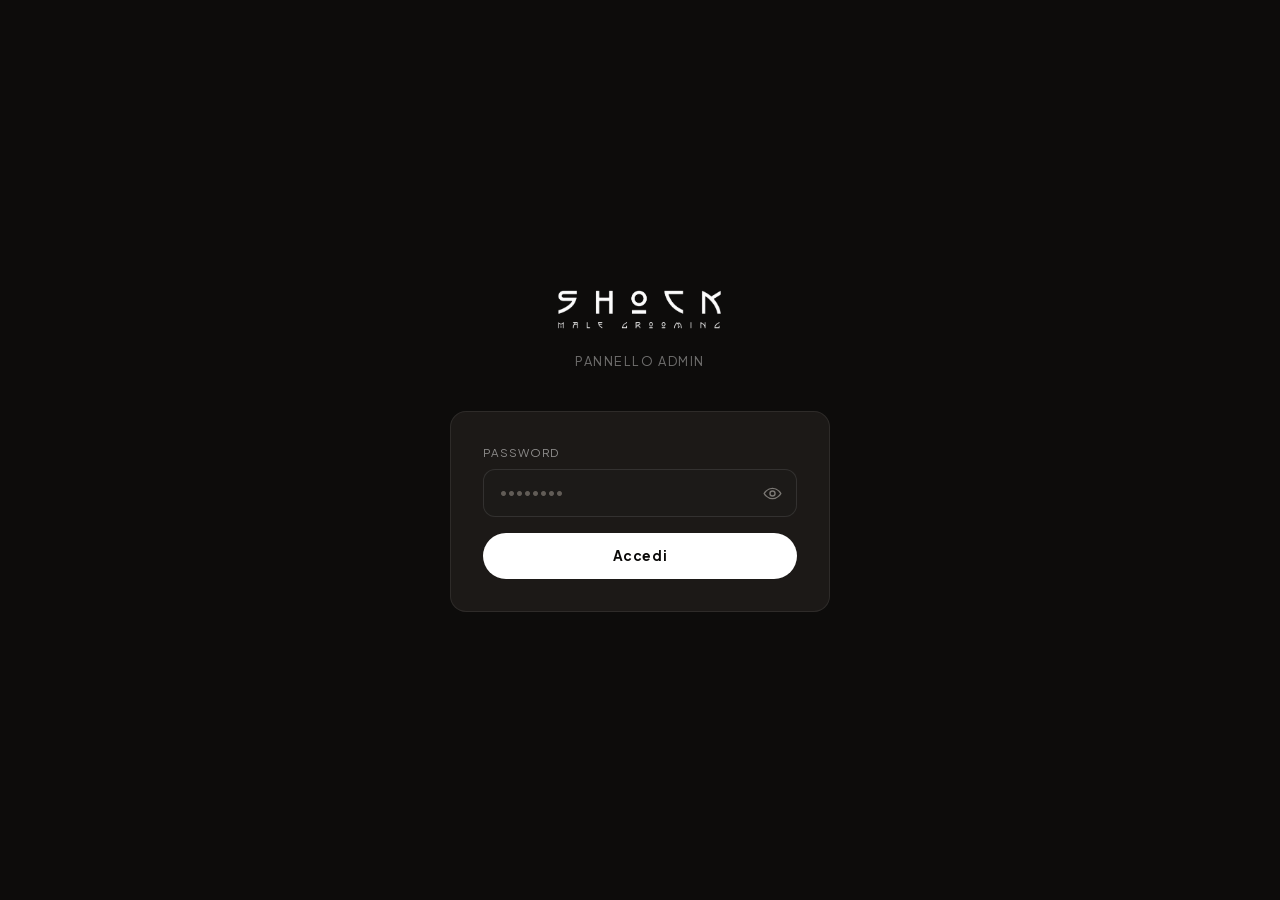
<file: admin.html>
<!DOCTYPE html><html lang="it" class="chakra_petch_13432d97-module__uwhhyG__variable plus_jakarta_sans_977d070a-module__D5mM4W__variable h-full"><head><meta charSet="utf-8"/><meta name="viewport" content="width=device-width, initial-scale=1"/><link rel="preload" href="/_next/static/media/374a88ea0960b3d4-s.p.2fz20jxmyia8o.woff2" as="font" crossorigin="" type="font/woff2"/><link rel="preload" href="/_next/static/media/638f182e7ded7477-s.p.1yexyk_f9-p2r.woff2" as="font" crossorigin="" type="font/woff2"/><link rel="preload" href="/_next/static/media/dc0c65e819e3bb6c-s.p.1d4mg4yt567i3.woff2" as="font" crossorigin="" type="font/woff2"/><link rel="preload" href="/_next/static/media/fba5a26ea33df6a3-s.p.18rizl4rsrl42.woff2" as="font" crossorigin="" type="font/woff2"/><link rel="preload" as="image" href="/logo.png"/><link rel="stylesheet" href="/_next/static/chunks/157p7ch9xsnj3.css" data-precedence="next"/><link rel="preload" as="script" fetchPriority="low" href="/_next/static/chunks/1jq4o6yq14o4c.js"/><script src="/_next/static/chunks/15orcrkp-_9ct.js" async=""></script><script src="/_next/static/chunks/2nykiepra7i1k.js" async=""></script><script src="/_next/static/chunks/082obv3v03b-9.js" async=""></script><script src="/_next/static/chunks/turbopack-25xwsny7hem7f.js" async=""></script><script src="/_next/static/chunks/05phuk-37bki9.js" async=""></script><script src="/_next/static/chunks/14mrh2-p_w84d.js" async=""></script><script src="/_next/static/chunks/1xl5h0-bppi1j.js" async=""></script><meta name="next-size-adjust" content=""/><title>SHOCK Male Grooming — Prodotti</title><meta name="description" content="Prodotti di grooming maschile professionali, formulati e testati in salone. Made in Italy."/><link rel="icon" href="/favicon.ico?v=shock2" sizes="any" type="image/x-icon"/><link rel="icon" href="/favicon-32x32.png?v=shock2" sizes="32x32" type="image/png"/><link rel="apple-touch-icon" href="/apple-touch-icon.png?v=shock2"/><script src="/_next/static/chunks/0cz1d0mv5g_q7.js" noModule=""></script><style>
/* Stats grid: horizontal scroll on mobile */
@media(max-width:768px){
  .stats-grid{
    display:flex!important;
    overflow-x:auto!important;
    scroll-snap-type:x mandatory!important;
    -webkit-overflow-scrolling:touch!important;
    padding-bottom:10px!important;
    scrollbar-width:none!important;
    flex-wrap:nowrap!important;
  }
  .stats-grid::-webkit-scrollbar{display:none}
  .stats-grid>div{
    min-width:190px!important;
    flex-shrink:0!important;
    scroll-snap-align:start!important;
  }
}
/* Customer avatar alignment */
/* Discount rows: title fills space on desktop, stacks on mobile */
.disc-info{flex:1 1 200px;min-width:0}
@media(max-width:600px){
  .disc-row{justify-content:flex-start!important;gap:10px!important}
  .disc-info{flex:1 1 100%!important;margin-bottom:4px}
}
/* === Admin: leggibilità e usabilità === */
::placeholder{color:rgba(255,255,255,0.35)!important}
/* Scrollbar sottile e discreta nei pannelli/modali */
*::-webkit-scrollbar{width:8px;height:8px}
*::-webkit-scrollbar-thumb{background:rgba(255,255,255,0.18);border-radius:8px}
@media(max-width:768px){
  /* Niente zoom automatico iOS quando si tocca un campo */
  input,select,textarea{font-size:16px!important}
  /* Aree toccabili comode */
  button{min-height:40px}
  /* Tabelle scorrevoli orizzontalmente invece di schiacciarsi */
  table{display:block;overflow-x:auto;white-space:nowrap;-webkit-overflow-scrolling:touch}
  /* Modali a tutta larghezza utile e scrollabili */
  div[style*="position:fixed"][style*="inset:0"]>div{max-width:100%!important;max-height:88vh!important;overflow-y:auto!important}
  /* Campi e bottoni a piena larghezza più comodi nei form */
  div[style*="max-width:480"],div[style*="max-width:440"],div[style*="max-width:520"]{max-width:100%!important}div[style*="max-width:960"]{max-width:100%!important}div[style*="grid-template-columns:minmax(0,1fr) minmax(0,1fr)"]{grid-template-columns:1fr!important}
}
</style></head><body class="min-h-full flex flex-col"><div hidden=""><!--$--><!--/$--></div><div style="min-height:100vh;background:#0D0C0B;display:flex;align-items:center;justify-content:center;padding:20px"><div style="width:100%;max-width:380px"><div style="text-align:center;margin-bottom:40px"><img src="/logo.png" alt="SHOCK" style="height:44px;width:auto;display:block;margin:0 auto 20px;opacity:1;filter:none"/><p style="color:rgba(255,255,255,0.4);font-size:0.8rem;letter-spacing:0.12em;text-transform:uppercase">Pannello Admin</p></div><div style="background:#1C1917;border:1px solid rgba(255,255,255,0.08);border-radius:16px;padding:32px"><p style="color:rgba(255,255,255,0.5);font-size:0.72rem;text-transform:uppercase;letter-spacing:0.08em;margin-bottom:8px">Password</p><input type="password" placeholder="••••••••" style="width:100%;padding:12px 16px;background:#141312;border:1px solid rgba(255,255,255,0.12);border-radius:10px;color:#fff;font-size:1rem;margin-bottom:16px;font-family:inherit" value=""/><button style="width:100%;background:#fff;color:#0a0908;border:none;border-radius:100px;padding:13px;font-size:0.85rem;font-weight:700;cursor:pointer;letter-spacing:0.04em">Accedi</button></div></div></div><!--$--><!--/$--><script src="/_next/static/chunks/1jq4o6yq14o4c.js" id="_R_" async=""></script><script>(self.__next_f=self.__next_f||[]).push([0])</script><script>self.__next_f.push([1,"1:\"$Sreact.fragment\"\n2:I[80860,[\"/_next/static/chunks/05phuk-37bki9.js\",\"/_next/static/chunks/14mrh2-p_w84d.js\"],\"ShopifyProvider\"]\n3:I[39756,[\"/_next/static/chunks/05phuk-37bki9.js\",\"/_next/static/chunks/14mrh2-p_w84d.js\"],\"default\"]\n4:I[37457,[\"/_next/static/chunks/05phuk-37bki9.js\",\"/_next/static/chunks/14mrh2-p_w84d.js\"],\"default\"]\n5:I[47257,[\"/_next/static/chunks/05phuk-37bki9.js\",\"/_next/static/chunks/14mrh2-p_w84d.js\"],\"ClientPageRoot\"]\n6:I[72906,[\"/_next/static/chunks/05phuk-37bki9.js\",\"/_next/static/chunks/14mrh2-p_w84d.js\",\"/_next/static/chunks/1xl5h0-bppi1j.js\"],\"default\"]\n9:I[97367,[\"/_next/static/chunks/05phuk-37bki9.js\",\"/_next/static/chunks/14mrh2-p_w84d.js\"],\"OutletBoundary\"]\na:\"$Sreact.suspense\"\nd:I[97367,[\"/_next/static/chunks/05phuk-37bki9.js\",\"/_next/static/chunks/14mrh2-p_w84d.js\"],\"ViewportBoundary\"]\nf:I[97367,[\"/_next/static/chunks/05phuk-37bki9.js\",\"/_next/static/chunks/14mrh2-p_w84d.js\"],\"MetadataBoundary\"]\n11:I[68027,[\"/_next/static/chunks/05phuk-37bki9.js\",\"/_next/static/chunks/14mrh2-p_w84d.js\"],\"default\",1]\n:HL[\"/_next/static/chunks/157p7ch9xsnj3.css\",\"style\"]\n:HL[\"/_next/static/media/374a88ea0960b3d4-s.p.2fz20jxmyia8o.woff2\",\"font\",{\"crossOrigin\":\"\",\"type\":\"font/woff2\"}]\n:HL[\"/_next/static/media/638f182e7ded7477-s.p.1yexyk_f9-p2r.woff2\",\"font\",{\"crossOrigin\":\"\",\"type\":\"font/woff2\"}]\n:HL[\"/_next/static/media/dc0c65e819e3bb6c-s.p.1d4mg4yt567i3.woff2\",\"font\",{\"crossOrigin\":\"\",\"type\":\"font/woff2\"}]\n:HL[\"/_next/static/media/fba5a26ea33df6a3-s.p.18rizl4rsrl42.woff2\",\"font\",{\"crossOrigin\":\"\",\"type\":\"font/woff2\"}]\n"])</script><script>self.__next_f.push([1,"0:{\"P\":null,\"c\":[\"\",\"admin\"],\"q\":\"\",\"i\":false,\"f\":[[[\"\",{\"children\":[\"admin\",{\"children\":[\"__PAGE__\",{}]}]},\"$undefined\",\"$undefined\",16],[[\"$\",\"$1\",\"c\",{\"children\":[[[\"$\",\"link\",\"0\",{\"rel\":\"stylesheet\",\"href\":\"/_next/static/chunks/157p7ch9xsnj3.css\",\"precedence\":\"next\",\"crossOrigin\":\"$undefined\",\"nonce\":\"$undefined\"}],[\"$\",\"script\",\"script-0\",{\"src\":\"/_next/static/chunks/05phuk-37bki9.js\",\"async\":true,\"nonce\":\"$undefined\"}],[\"$\",\"script\",\"script-1\",{\"src\":\"/_next/static/chunks/14mrh2-p_w84d.js\",\"async\":true,\"nonce\":\"$undefined\"}]],[\"$\",\"html\",null,{\"lang\":\"it\",\"className\":\"chakra_petch_13432d97-module__uwhhyG__variable plus_jakarta_sans_977d070a-module__D5mM4W__variable h-full\",\"children\":[\"$\",\"body\",null,{\"className\":\"min-h-full flex flex-col\",\"children\":[\"$\",\"$L2\",null,{\"children\":[\"$\",\"$L3\",null,{\"parallelRouterKey\":\"children\",\"error\":\"$undefined\",\"errorStyles\":\"$undefined\",\"errorScripts\":\"$undefined\",\"template\":[\"$\",\"$L4\",null,{}],\"templateStyles\":\"$undefined\",\"templateScripts\":\"$undefined\",\"notFound\":[[[\"$\",\"title\",null,{\"children\":\"404: This page could not be found.\"}],[\"$\",\"div\",null,{\"style\":{\"fontFamily\":\"system-ui,\\\"Segoe UI\\\",Roboto,Helvetica,Arial,sans-serif,\\\"Apple Color Emoji\\\",\\\"Segoe UI Emoji\\\"\",\"height\":\"100vh\",\"textAlign\":\"center\",\"display\":\"flex\",\"flexDirection\":\"column\",\"alignItems\":\"center\",\"justifyContent\":\"center\"},\"children\":[\"$\",\"div\",null,{\"children\":[[\"$\",\"style\",null,{\"dangerouslySetInnerHTML\":{\"__html\":\"body{color:#000;background:#fff;margin:0}.next-error-h1{border-right:1px solid rgba(0,0,0,.3)}@media (prefers-color-scheme:dark){body{color:#fff;background:#000}.next-error-h1{border-right:1px solid rgba(255,255,255,.3)}}\"}}],[\"$\",\"h1\",null,{\"className\":\"next-error-h1\",\"style\":{\"display\":\"inline-block\",\"margin\":\"0 20px 0 0\",\"padding\":\"0 23px 0 0\",\"fontSize\":24,\"fontWeight\":500,\"verticalAlign\":\"top\",\"lineHeight\":\"49px\"},\"children\":404}],[\"$\",\"div\",null,{\"style\":{\"display\":\"inline-block\"},\"children\":[\"$\",\"h2\",null,{\"style\":{\"fontSize\":14,\"fontWeight\":400,\"lineHeight\":\"49px\",\"margin\":0},\"children\":\"This page could not be found.\"}]}]]}]}]],[]],\"forbidden\":\"$undefined\",\"unauthorized\":\"$undefined\"}]}]}]}]]}],{\"children\":[[\"$\",\"$1\",\"c\",{\"children\":[null,[\"$\",\"$L3\",null,{\"parallelRouterKey\":\"children\",\"error\":\"$undefined\",\"errorStyles\":\"$undefined\",\"errorScripts\":\"$undefined\",\"template\":[\"$\",\"$L4\",null,{}],\"templateStyles\":\"$undefined\",\"templateScripts\":\"$undefined\",\"notFound\":\"$undefined\",\"forbidden\":\"$undefined\",\"unauthorized\":\"$undefined\"}]]}],{\"children\":[[\"$\",\"$1\",\"c\",{\"children\":[[\"$\",\"$L5\",null,{\"Component\":\"$6\",\"serverProvidedParams\":{\"searchParams\":{},\"params\":{},\"promises\":[\"$@7\",\"$@8\"]}}],[[\"$\",\"script\",\"script-0\",{\"src\":\"/_next/static/chunks/1xl5h0-bppi1j.js\",\"async\":true,\"nonce\":\"$undefined\"}]],[\"$\",\"$L9\",null,{\"children\":[\"$\",\"$a\",null,{\"name\":\"Next.MetadataOutlet\",\"children\":\"$@b\"}]}]]}],{},null,false,null]},null,false,\"$@c\"]},null,false,null],[\"$\",\"$1\",\"h\",{\"children\":[null,[\"$\",\"$Ld\",null,{\"children\":\"$Le\"}],[\"$\",\"div\",null,{\"hidden\":true,\"children\":[\"$\",\"$Lf\",null,{\"children\":[\"$\",\"$a\",null,{\"name\":\"Next.Metadata\",\"children\":\"$L10\"}]}]}],[\"$\",\"meta\",null,{\"name\":\"next-size-adjust\",\"content\":\"\"}]]}],false]],\"m\":\"$undefined\",\"G\":[\"$11\",[[\"$\",\"link\",\"0\",{\"rel\":\"stylesheet\",\"href\":\"/_next/static/chunks/157p7ch9xsnj3.css\",\"precedence\":\"next\",\"crossOrigin\":\"$undefined\",\"nonce\":\"$undefined\"}]]],\"S\":true,\"h\":null,\"s\":\"$undefined\",\"l\":\"$undefined\",\"p\":\"$undefined\",\"d\":\"$undefined\",\"b\":\"W8ehnRJcQr3dkfCkZMsD2\"}\n"])</script><script>self.__next_f.push([1,"12:[]\nc:\"$W12\"\n7:{}\n8:\"$0:f:0:1:1:children:1:children:0:props:children:0:props:serverProvidedParams:params\"\n"])</script><script>self.__next_f.push([1,"e:[[\"$\",\"meta\",\"0\",{\"charSet\":\"utf-8\"}],[\"$\",\"meta\",\"1\",{\"name\":\"viewport\",\"content\":\"width=device-width, initial-scale=1\"}]]\n"])</script><script>self.__next_f.push([1,"13:I[27201,[\"/_next/static/chunks/05phuk-37bki9.js\",\"/_next/static/chunks/14mrh2-p_w84d.js\"],\"IconMark\"]\nb:null\n10:[[\"$\",\"title\",\"0\",{\"children\":\"SHOCK Male Grooming — Prodotti\"}],[\"$\",\"meta\",\"1\",{\"name\":\"description\",\"content\":\"Prodotti di grooming maschile professionali, formulati e testati in salone. Made in Italy.\"}],[\"$\",\"link\",\"2\",{\"rel\":\"icon\",\"href\":\"/favicon.ico?favicon.2vob68tjqpejf.ico\",\"sizes\":\"256x256\",\"type\":\"image/x-icon\"}],[\"$\",\"$L13\",\"3\",{}]]\n"])</script><script src="/shock-eye.js?v=1"></script><script src="/shock-dev.js?v=1"></script><script src="/shock-nodrag.js?v=1"></script><script src="/shock-add-customer.js?v=1"></script></body></html>
</file>
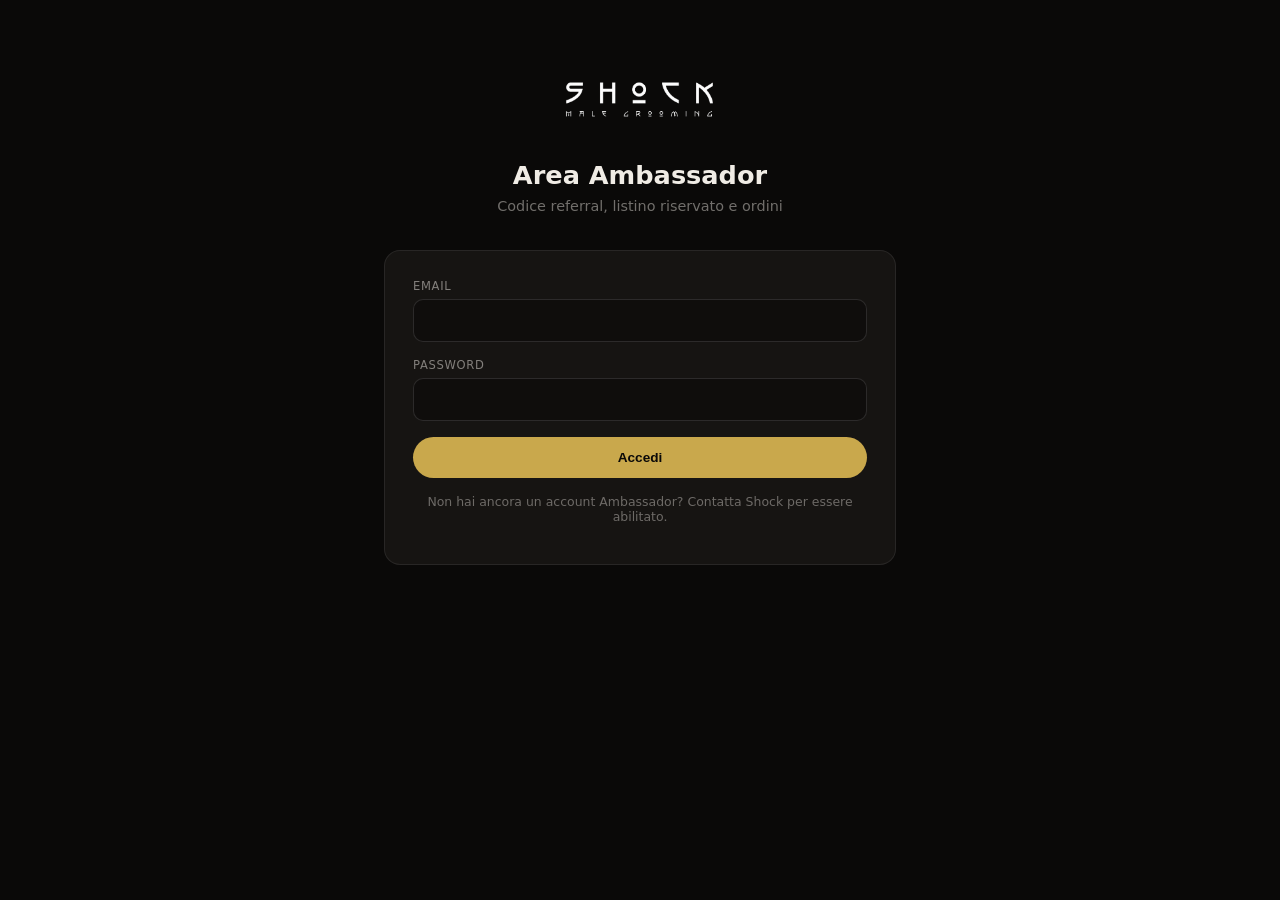
<file: ambassador.html>
<!DOCTYPE html>
<html lang="it">
<head>
<meta charset="utf-8"/>
<meta name="viewport" content="width=device-width, initial-scale=1"/>
<link rel="preload" as="image" href="/logo.png"/>
<title>Area Ambassador — SHOCK Male Grooming</title>
<meta name="description" content="Area riservata Ambassador SHOCK Male Grooming: codice referral, listino riservato, cronologia ordini e riordini."/>
<link rel="icon" href="/favicon.ico?v=shock2" sizes="any" type="image/x-icon"/>
<link rel="icon" href="/favicon-32x32.png?v=shock2" sizes="32x32" type="image/png"/>
<link rel="apple-touch-icon" href="/apple-touch-icon.png?v=shock2"/>
<style>
*{box-sizing:border-box}
body{margin:0;background:#0a0908;color:#f0ece5;font-family:system-ui,sans-serif;-webkit-font-smoothing:antialiased;min-height:100vh}
a{color:inherit}
.wrap{max-width:560px;margin:0 auto;padding:80px 24px 60px}
.logo{display:block;height:40px;width:auto;margin:0 auto 40px}
h1{font-size:1.6rem;font-weight:700;text-align:center;margin:0 0 8px}
.sub{color:rgba(240,236,229,.45);font-size:.9rem;text-align:center;margin:0 0 36px}
.card{background:#161412;border:1px solid rgba(255,255,255,.08);border-radius:16px;padding:28px}
label{display:block;font-size:.72rem;color:rgba(240,236,229,.5);text-transform:uppercase;letter-spacing:.06em;margin-bottom:6px}
input{width:100%;padding:12px 14px;background:#0f0d0c;border:1px solid rgba(255,255,255,.12);border-radius:10px;color:#fff;font-size:.92rem;font-family:inherit;margin-bottom:16px}
button{width:100%;background:#c9a84c;color:#0a0908;border:none;border-radius:100px;padding:13px;font-weight:700;font-size:.85rem;cursor:pointer}
button:disabled{opacity:.6;cursor:default}
.err{color:#e0685e;font-size:.82rem;margin-bottom:14px}
.status{display:inline-block;font-size:.65rem;font-weight:700;padding:3px 10px;border-radius:100px;text-transform:uppercase;letter-spacing:.04em;margin-bottom:16px}
.status.active{background:rgba(76,175,80,.15);color:#4CAF50}
.status.suspended{background:rgba(224,104,94,.15);color:#e0685e}
.row{display:flex;justify-content:space-between;padding:10px 0;border-bottom:1px solid rgba(255,255,255,.06);font-size:.85rem}
.row span:first-child{color:rgba(240,236,229,.4)}
.coupon{display:flex;justify-content:space-between;align-items:center;padding:10px 0;border-bottom:1px solid rgba(255,255,255,.05);font-size:.82rem}
.coupon .c{font-family:monospace;color:#c9a84c;font-weight:700}
.empty{color:rgba(240,236,229,.3);font-size:.82rem;text-align:center;padding:16px 0}
.logout{display:block;text-align:center;margin-top:22px;font-size:.78rem;color:rgba(240,236,229,.4);text-decoration:underline;cursor:pointer;background:none;border:none}
.section{margin:28px 0 0}
.section h3{font-size:.7rem;color:rgba(240,236,229,.45);text-transform:uppercase;letter-spacing:.06em;margin:0 0 12px}
.two-col{display:flex;gap:12px}
.two-col>div{flex:1;background:rgba(255,255,255,.03);border:1px solid rgba(255,255,255,.08);border-radius:12px;padding:16px 10px;text-align:center}
.two-col .val{font-family:monospace;font-weight:700;color:#c9a84c;font-size:1.1rem;letter-spacing:.03em;word-break:break-all}
.two-col .val.green{color:#4CAF50}
.two-col .lbl{font-size:.66rem;color:rgba(240,236,229,.4);text-transform:uppercase;letter-spacing:.05em;margin-top:8px;line-height:1.4}
.btn-link{display:block;text-align:center;background:#c9a84c;color:#0a0908;border-radius:100px;padding:12px;font-weight:700;font-size:.85rem;text-decoration:none}
.btn-secondary{display:block;text-align:center;background:rgba(255,255,255,.06);border:1px solid rgba(255,255,255,.15);color:#f0ece5;border-radius:100px;padding:11px;font-weight:700;font-size:.8rem;text-decoration:none;margin-top:10px}
.hint{font-size:.85rem;color:rgba(240,236,229,.65);line-height:1.6;margin:10px 0 14px}
.steps{list-style:none;margin:10px 0 16px;padding:0;counter-reset:step}
.steps li{position:relative;padding:0 0 0 30px;margin-bottom:10px;font-size:.85rem;color:rgba(240,236,229,.75);line-height:1.5}
.steps li::before{counter-increment:step;content:counter(step);position:absolute;left:0;top:0;width:20px;height:20px;border-radius:50%;background:rgba(201,168,76,.18);color:#c9a84c;font-size:.72rem;font-weight:700;display:flex;align-items:center;justify-content:center}
.code-pill{display:inline-block;font-family:monospace;font-weight:700;background:rgba(201,168,76,.12);color:#c9a84c;padding:2px 8px;border-radius:6px;font-size:.88em}
.reorder-row{display:flex;align-items:center;gap:10px;padding:10px 0;border-bottom:1px solid rgba(255,255,255,.06)}
.reorder-row .ri-img img{width:44px;height:44px;object-fit:cover;border-radius:8px;background:#0f0d0c}
.reorder-row .ri-info{flex:1;min-width:0}
.reorder-row .ri-title{font-size:.85rem;overflow:hidden;text-overflow:ellipsis;white-space:nowrap}
.reorder-row .ri-price{font-size:.78rem;color:rgba(240,236,229,.5)}
.reorder-row .ri-was{text-decoration:line-through;opacity:.5;margin-right:4px}
.reorder-row .ri-qty{display:flex;align-items:center;gap:8px;flex-shrink:0}
.ri-btn{width:26px;height:26px;border-radius:50%;border:1px solid rgba(255,255,255,.2);background:transparent;color:#f0ece5;cursor:pointer;font-size:.9rem;line-height:1;display:flex;align-items:center;justify-content:center;padding:0}
.ri-qty-val{min-width:16px;text-align:center;font-size:.85rem}
.kit-banner{background:linear-gradient(135deg,rgba(201,168,76,.14),rgba(201,168,76,.04));border:1px solid rgba(201,168,76,.4);border-radius:16px;padding:22px;margin-bottom:26px}
.kit-banner h2{margin:0 0 6px;font-size:1.05rem;color:#c9a84c}
.kit-banner p{margin:0 0 16px;font-size:.85rem;color:rgba(240,236,229,.65);line-height:1.5}
.kit-row{display:flex;align-items:center;justify-content:center;flex-wrap:wrap;gap:6px;margin-bottom:16px}
.kit-row img{width:50px;height:50px;object-fit:cover;border-radius:10px;border:1px solid rgba(255,255,255,.12);background:#0f0d0c}
.kit-plus{color:rgba(240,236,229,.35);font-size:1rem;font-weight:700}
</style>
</head>
<body>
<div class="wrap">
  <a href="/"><img class="logo" src="/logo.png" alt="Shock Male Grooming"></a>
  <h1>Area Ambassador</h1>
  <p class="sub">Codice referral, listino riservato e ordini</p>
  <div class="card" id="card">
    <p style="text-align:center;color:rgba(240,236,229,.4);font-size:.85rem">Caricamento...</p>
  </div>
</div>
<script>
(function(){
  var DOMAIN="shock-male-grooming.myshopify.com";
  var SF_TOKEN="0a215f25881fcbcbd0a0a7d8405b7ff6";
  var STORE_URL="https://shockmalegrooming.com";
  var KIT_PRODUCTS=["Curl Design","Beard Oil","Sea Salt Spray","Matt Paste","Shine Wax","Extra Matt"];
  var card=document.getElementById("card");

  function esc(s){return String(s==null?"":s).replace(/[&<>"']/g,function(c){return {"&":"&amp;","<":"&lt;",">":"&gt;",'"':"&quot;","'":"&#39;"}[c];});}

  function sfetch(query,variables){
    return fetch("https://"+DOMAIN+"/api/2024-01/graphql.json",{
      method:"POST",
      headers:{"Content-Type":"application/json","X-Shopify-Storefront-Access-Token":SF_TOKEN},
      body:JSON.stringify({query:query,variables:variables||{}})
    }).then(function(r){return r.json();});
  }

  function renderLogin(errMsg){
    card.innerHTML=
      (errMsg?'<p class="err">'+esc(errMsg)+'</p>':'')+
      '<label>Email</label><input type="email" id="li-email">'+
      '<label>Password</label><input type="password" id="li-pass">'+
      '<button id="li-btn">Accedi</button>'+
      '<p style="text-align:center;font-size:.78rem;color:rgba(240,236,229,.4);margin-top:16px">Non hai ancora un account Ambassador? Contatta Shock per essere abilitato.</p>';
    document.getElementById("li-btn").addEventListener("click",function(){
      var email=document.getElementById("li-email").value.trim();
      var pass=document.getElementById("li-pass").value;
      if(!email||!pass){renderLogin("Inserisci email e password");return;}
      var btn=document.getElementById("li-btn");btn.disabled=true;btn.textContent="Accesso...";
      sfetch(
        'mutation login($email:String!,$password:String!){customerAccessTokenCreate(input:{email:$email,password:$password}){customerAccessToken{accessToken}customerUserErrors{message}}}',
        {email:email,password:pass}
      ).then(function(d){
        var res=d.data&&d.data.customerAccessTokenCreate;
        if(res&&res.customerUserErrors&&res.customerUserErrors.length){renderLogin(res.customerUserErrors[0].message);return;}
        var token=res&&res.customerAccessToken&&res.customerAccessToken.accessToken;
        if(!token){renderLogin("Credenziali non valide");return;}
        try{localStorage.setItem("shopify_token",token);}catch(e){}
        loadProfile(token);
      }).catch(function(){renderLogin("Errore di connessione, riprova")});
    });
  }

  function shopUrl(){
    return STORE_URL+"/prodotti";
  }

  function fetchCatalog(){
    return sfetch('{products(first:50){edges{node{title featuredImage{url} variants(first:1){edges{node{id price{amount}}}}}}}}').then(function(d){
      var edges=(d.data&&d.data.products&&d.data.products.edges)||[];
      return edges.map(function(e){
        var v=e.node.variants&&e.node.variants.edges[0]&&e.node.variants.edges[0].node;
        return {
          title:e.node.title,
          image:e.node.featuredImage&&e.node.featuredImage.url,
          variantId:v&&v.id,
          price:v&&v.price?parseFloat(v.price.amount):0
        };
      }).filter(function(p){return p.variantId&&p.price>0;});
    }).catch(function(){return [];});
  }

  function fetchKitVariantIds(){
    return sfetch('{products(first:50){edges{node{title variants(first:1){edges{node{id}}}}}}}').then(function(d){
      var edges=(d.data&&d.data.products&&d.data.products.edges)||[];
      var byTitle={};
      edges.forEach(function(e){
        var vid=e.node.variants&&e.node.variants.edges[0]&&e.node.variants.edges[0].node.id;
        if(vid)byTitle[e.node.title.trim().toLowerCase()]=vid;
      });
      return KIT_PRODUCTS.map(function(name){return byTitle[name.toLowerCase()];}).filter(Boolean);
    });
  }

  function createCart(lines,code,token){
    var input={lines:lines,discountCodes:[code]};
    if(token)input.buyerIdentity={customerAccessToken:token};
    return sfetch('mutation($input:CartInput!){cartCreate(input:$input){cart{checkoutUrl}userErrors{message field}}}',{input:input}).then(function(d){
      var res=d&&d.data&&d.data.cartCreate;
      var url=res&&res.cart&&res.cart.checkoutUrl;
      if(url)return url;
      var err=res&&res.userErrors&&res.userErrors[0];
      var isTokenIssue=err&&err.field&&err.field.indexOf("buyerIdentity")!==-1;
      if(token&&isTokenIssue)return createCart(lines,code,null);
      throw new Error((err&&err.message)||"errore checkout");
    });
  }

  function goToKitCheckout(code,btn){
    var token=null; try{token=localStorage.getItem("shopify_token");}catch(e){}
    var orig=btn.textContent; btn.disabled=true; btn.textContent="Preparo il checkout...";
    fetchKitVariantIds().then(function(variantIds){
      if(variantIds.length<KIT_PRODUCTS.length){throw new Error("prodotti del kit non trovati");}
      var lines=variantIds.map(function(id){return {merchandiseId:id,quantity:1};});
      return createCart(lines,code,token);
    }).then(function(url){
      window.location.href=url;
    }).catch(function(){
      btn.disabled=false; btn.textContent=orig;
      alert("Non sono riuscito a preparare il checkout automatico. Vai al negozio e inserisci il codice "+code+" manualmente.");
    });
  }

  function kitRowHtml(products){
    var byTitle={};
    (products||[]).forEach(function(p){byTitle[(p.title||"").trim().toLowerCase()]=p;});
    return KIT_PRODUCTS.map(function(name,i){
      var p=byTitle[name.toLowerCase()];
      var img=p&&p.image?'<img src="'+esc(p.image)+'" alt="'+esc(name)+'">':'<img src="/logo.png" alt="'+esc(name)+'" style="opacity:.3">';
      return (i>0?'<span class="kit-plus">+</span>':'')+img;
    }).join("");
  }

  function reorderSectionHtml(p,catalog){
    if(!p.supply_code)return "";
    var pct=p.supply_discount_pct||0;
    var rows=(catalog||[]).map(function(item){
      var fPrice=item.price*(1-pct/100);
      var img=item.image?'<img src="'+esc(item.image)+'" alt="">':'';
      return '<div class="reorder-row" data-vid="'+esc(item.variantId)+'">'+
        '<div class="ri-img">'+img+'</div>'+
        '<div class="ri-info"><div class="ri-title">'+esc(item.title)+'</div>'+
          '<div class="ri-price"><span class="ri-was">€'+item.price.toFixed(2)+'</span>€'+fPrice.toFixed(2)+'</div></div>'+
        '<div class="ri-qty">'+
          '<button type="button" class="ri-btn" data-qty-dec aria-label="Diminuisci">−</button>'+
          '<span class="ri-qty-val">0</span>'+
          '<button type="button" class="ri-btn" data-qty-inc aria-label="Aumenta">+</button>'+
        '</div>'+
      '</div>';
    }).join("");
    return '<div class="section"><h3>Ordina / Riordina</h3>'+
      '<p class="hint">Prezzi già scontati del tuo listino fornitura (-'+esc(pct)+'%). Scegli le quantità: ti portiamo dritto al checkout con lo sconto già applicato'+(p.wallet_code?', poi inserisci lì anche il codice del portafoglio qui sopra per scalare il saldo':'')+'.</p>'+
      '<div id="reorder-list">'+rows+'</div>'+
      '<button type="button" class="btn-link" id="reorder-checkout-btn" style="border:none;cursor:pointer;margin-top:14px;opacity:.5" disabled>Aggiungi almeno un prodotto</button>'+
    '</div>';
  }

  function renderProfile(p,products,catalog){
    var statusClass=p.status==="active"?"active":"suspended";
    var statusLabel=p.status==="active"?"Attivo":"Sospeso";
    var ledger=(p.ledger||[]).slice().reverse();
    var ledgerHtml=ledger.length
      ? ledger.slice(0,15).map(function(l){
          return '<div class="coupon"><span>'+esc(l.order_name||"Ordine")+'</span><span class="c">+€'+Number(l.margin||0).toFixed(2)+'</span></div>';
        }).join("")
      : '<div class="empty">Nessun ordine ancora — appena un cliente ordina col tuo codice, qui vedi quanto hai maturato.</div>';

    var showKitBanner=!!(p.first_order_code&&!p.first_order_used&&p.status==="active");
    var kitBannerHtml=showKitBanner
      ? '<div class="kit-banner">'+
          '<h2>🎉 Il tuo pacchetto di benvenuto</h2>'+
          '<p>Sul tuo primo ordine hai diritto a <b>-60%</b> sul pacchetto Ambassador: Curl Design, Beard Oil, Sea Salt Spray, Matt Paste, Shine Wax ed Extra Matt. Clicca qui sotto: ti portiamo dritto al checkout con questi prodotti nel carrello e lo sconto già inserito.</p>'+
          '<div class="kit-row">'+kitRowHtml(products)+'</div>'+
          '<button type="button" class="btn-link" id="kit-checkout-btn" style="border:none;cursor:pointer">Vai al checkout con lo sconto già applicato</button>'+
        '</div>'
      : '';

    card.innerHTML=
      '<span class="status '+statusClass+'">'+statusLabel+'</span>'+
      (p.status!=="active"?'<p class="err">Il tuo profilo è sospeso: codici e listino riservato non sono al momento utilizzabili. Contatta Shock.</p>':'')+
      '<div class="row"><span>Negozio</span><span>'+esc(p.nome_negozio)+'</span></div>'+
      '<div class="row"><span>Regione</span><span>'+esc(p.region)+'</span></div>'+

      kitBannerHtml+

      '<div class="section"><h3>Codice Referral</h3>'+
      '<div class="two-col">'+
        '<div><div class="val">'+esc(p.code||"—")+'</div><div class="lbl">Codice sconto clienti'+(p.store_discount_pct?" · -"+esc(p.store_discount_pct)+"%":"")+'</div></div>'+
        '<div><div class="val green">€'+Number(p.wallet_balance||0).toFixed(2)+'</div><div class="lbl">Saldo portafoglio</div></div>'+
      '</div>'+
      (p.wallet_code?'<div class="two-col" style="margin-top:10px"><div style="flex:1"><div class="val" style="color:#4CAF50">'+esc(p.wallet_code)+'</div><div class="lbl">Codice del tuo portafoglio</div></div></div>':'')+
      '<p style="margin:18px 0 8px;font-size:.78rem;color:rgba(240,236,229,.5);font-weight:700;text-transform:uppercase;letter-spacing:.05em">Come funziona</p>'+
      '<ol class="steps">'+
        '<li>Dai il codice <span class="code-pill">'+esc(p.code||"")+'</span> ai tuoi clienti: lo usano al checkout e pagano il prezzo negozio.</li>'+
        '<li>La differenza tra prezzo online e prezzo fornitura si accumula da sola nel tuo portafoglio, qui sopra.</li>'+
        '<li>Quando fai un riordino, usa il codice <span class="code-pill">'+esc(p.wallet_code||"")+'</span> al checkout: Shopify scala quell’importo dal totale da pagare.</li>'+
      '</ol>'+
      '</div>'+

      '<div class="section"><h3>Listino riservato</h3>'+
      '<a class="btn-secondary" href="/listino-fornitura-ambassador.pdf" target="_blank" rel="noopener">Scarica il listino fornitura (PDF)</a>'+
      '</div>'+

      (p.supply_code?(
      '<div class="section"><h3>Il tuo codice riordini</h3>'+
      '<div class="two-col" style="margin-bottom:4px">'+
        '<div><div class="val">'+esc(p.supply_code)+'</div><div class="lbl">Codice riordini · -'+esc(p.supply_discount_pct)+'%</div></div>'+
      '</div>'+
      '</div>'
      ):'')+

      reorderSectionHtml(p,catalog)+

      '<div class="section"><h3>Cronologia ordini</h3>'+
      ledgerHtml+
      '</div>'+

      '<button class="logout" id="lo-btn">Esci</button>';
    document.getElementById("lo-btn").addEventListener("click",function(){
      try{localStorage.removeItem("shopify_token");}catch(e){}
      renderLogin();
    });
    var kcb=document.getElementById("kit-checkout-btn");
    if(kcb)kcb.addEventListener("click",function(){goToKitCheckout(p.first_order_code,kcb);});

    var reorderQty={};
    var reorderList=document.getElementById("reorder-list");
    var reorderBtn=document.getElementById("reorder-checkout-btn");
    function updateReorderBtn(){
      if(!reorderBtn)return;
      var n=0;
      Object.keys(reorderQty).forEach(function(vid){n+=reorderQty[vid]||0;});
      if(n>0){
        reorderBtn.disabled=false;reorderBtn.style.opacity="1";
        reorderBtn.textContent="Vai al checkout ("+n+(n===1?" articolo":" articoli")+")";
      }else{
        reorderBtn.disabled=true;reorderBtn.style.opacity=".5";
        reorderBtn.textContent="Aggiungi almeno un prodotto";
      }
    }
    if(reorderList){
      reorderList.addEventListener("click",function(e){
        var row=e.target.closest(".reorder-row");
        if(!row)return;
        var vid=row.getAttribute("data-vid");
        if(e.target.closest("[data-qty-inc]")){
          reorderQty[vid]=(reorderQty[vid]||0)+1;
        }else if(e.target.closest("[data-qty-dec]")){
          reorderQty[vid]=Math.max(0,(reorderQty[vid]||0)-1);
        }else return;
        var span=row.querySelector(".ri-qty-val");
        if(span)span.textContent=reorderQty[vid];
        updateReorderBtn();
      });
    }
    if(reorderBtn){
      reorderBtn.addEventListener("click",function(){
        var lines=Object.keys(reorderQty).filter(function(vid){return reorderQty[vid]>0;}).map(function(vid){return {merchandiseId:vid,quantity:reorderQty[vid]};});
        if(!lines.length)return;
        var token=null; try{token=localStorage.getItem("shopify_token");}catch(e){}
        var orig=reorderBtn.textContent;
        reorderBtn.disabled=true; reorderBtn.textContent="Preparo il checkout...";
        createCart(lines,p.supply_code,token).then(function(url){
          window.location.href=url;
        }).catch(function(){
          reorderBtn.disabled=false; reorderBtn.textContent=orig;
          alert("Non sono riuscito a preparare il checkout automatico. Vai al negozio e inserisci il codice "+p.supply_code+" manualmente.");
        });
      });
    }
  }

  function fetchKitProducts(){
    return fetch("/api/products").then(function(r){return r.json();}).then(function(d){return d.products||[];}).catch(function(){return [];});
  }

  function loadProfile(token){
    Promise.all([
      fetch("/api/ambassador/me?token="+encodeURIComponent(token)).then(function(r){return r.json().then(function(d){return {ok:r.ok,body:d};});}),
      fetchKitProducts(),
      fetchCatalog()
    ]).then(function(results){
      var res=results[0], products=results[1], catalog=results[2];
      if(!res.ok){
        if(res.body&&res.body.error==="Token non valido"){
          try{localStorage.removeItem("shopify_token");}catch(e){}
          renderLogin();
        }else{
          card.innerHTML='<p class="err">'+esc((res.body&&res.body.error)||"Accesso non consentito")+'</p><button class="logout" id="lo-btn2">Esci</button>';
          var b=document.getElementById("lo-btn2");
          if(b)b.addEventListener("click",function(){try{localStorage.removeItem("shopify_token");}catch(e){}renderLogin();});
        }
        return;
      }
      renderProfile(res.body.profile,products,catalog);
    }).catch(function(){
      card.innerHTML='<p class="err">Errore di connessione, riprova più tardi.</p>';
    });
  }

  var existingToken=null;
  try{existingToken=localStorage.getItem("shopify_token");}catch(e){}
  if(existingToken){loadProfile(existingToken);}else{renderLogin();}
})();
</script>
</body>
</html>
</file>
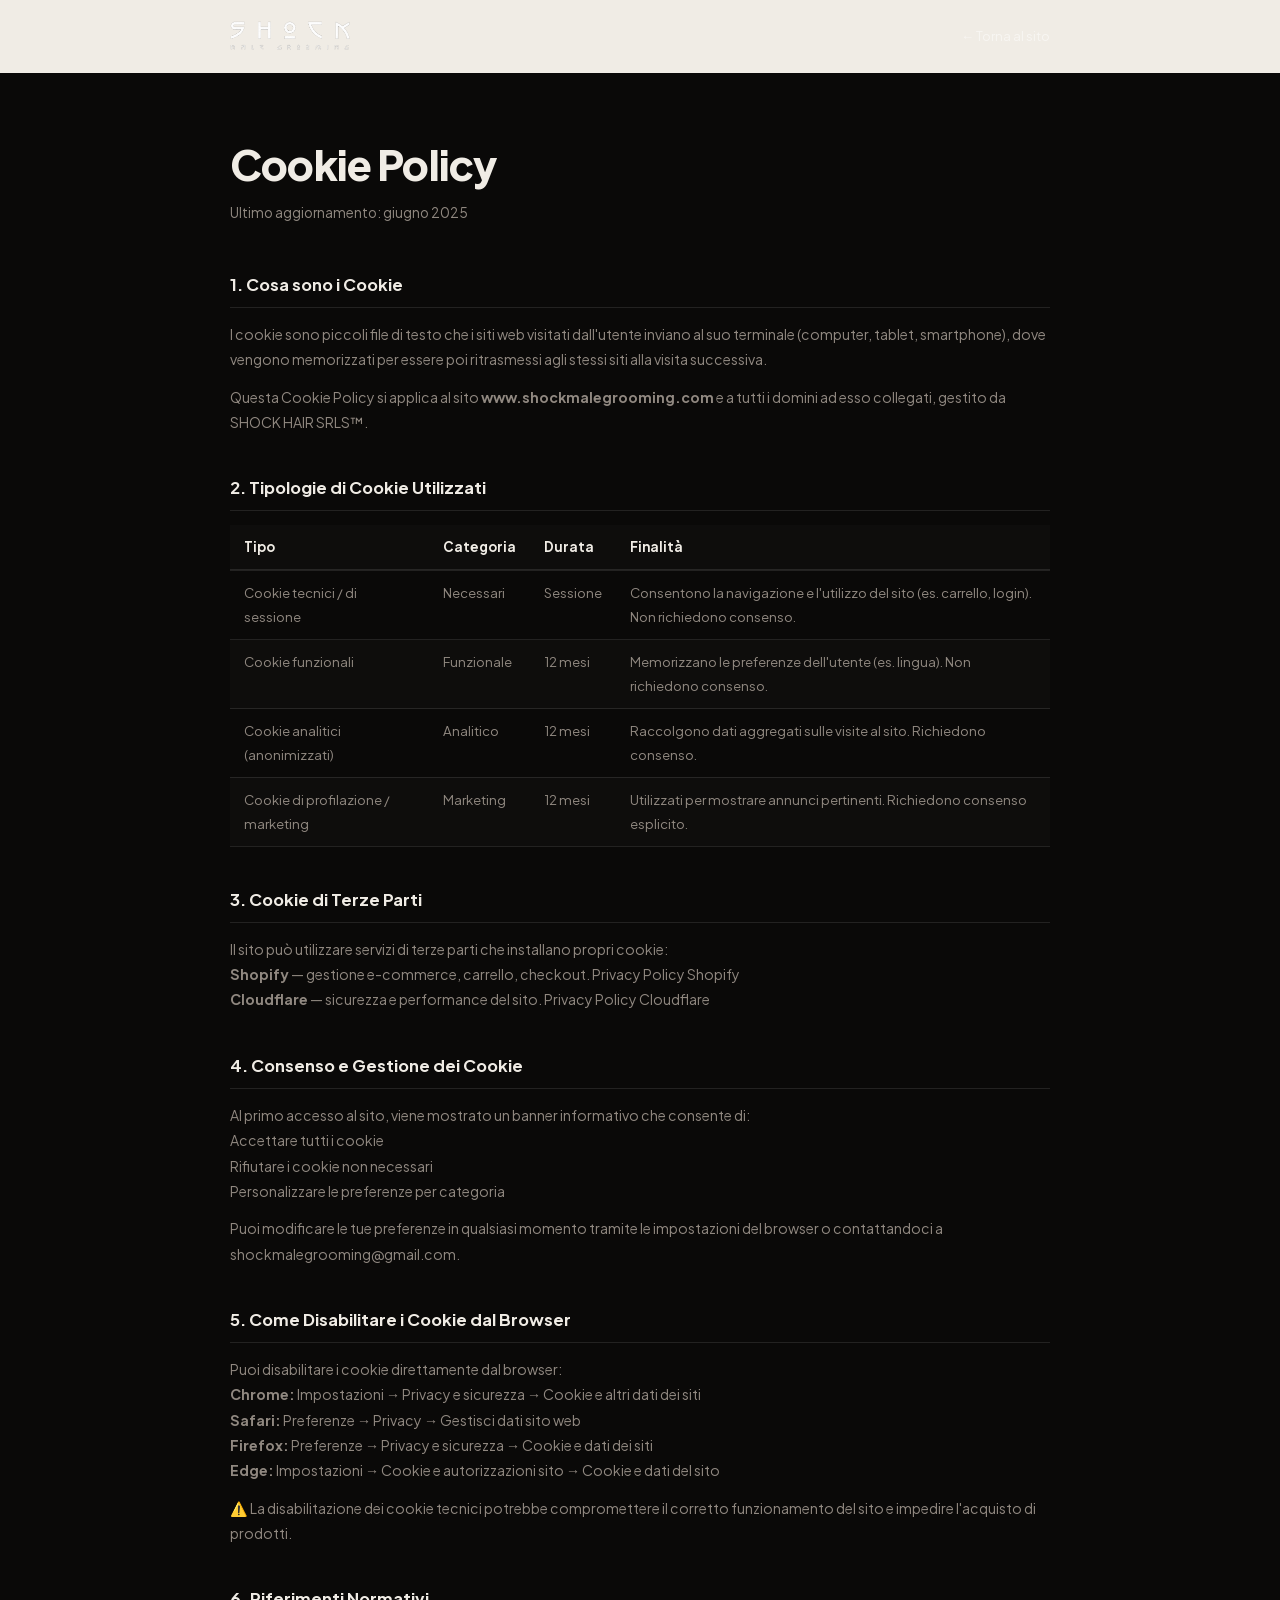
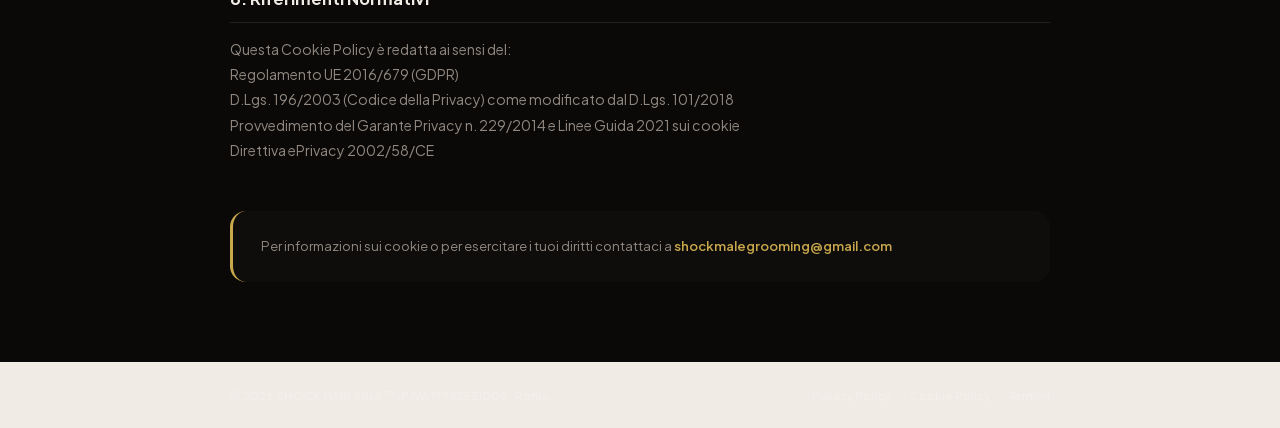
<file: cookie.html>
<!DOCTYPE html><html lang="it" class="chakra_petch_13432d97-module__uwhhyG__variable plus_jakarta_sans_977d070a-module__D5mM4W__variable h-full"><head><meta charSet="utf-8"/><meta name="viewport" content="width=device-width, initial-scale=1"/><link rel="preload" href="/_next/static/media/374a88ea0960b3d4-s.p.2fz20jxmyia8o.woff2" as="font" crossorigin="" type="font/woff2"/><link rel="preload" href="/_next/static/media/638f182e7ded7477-s.p.1yexyk_f9-p2r.woff2" as="font" crossorigin="" type="font/woff2"/><link rel="preload" href="/_next/static/media/dc0c65e819e3bb6c-s.p.1d4mg4yt567i3.woff2" as="font" crossorigin="" type="font/woff2"/><link rel="preload" href="/_next/static/media/fba5a26ea33df6a3-s.p.18rizl4rsrl42.woff2" as="font" crossorigin="" type="font/woff2"/><link rel="preload" href="/logo.png" as="image"/><link rel="stylesheet" href="/_next/static/chunks/157p7ch9xsnj3.css" data-precedence="next"/><link rel="preload" as="script" fetchPriority="low" href="/_next/static/chunks/1jq4o6yq14o4c.js"/><script src="/_next/static/chunks/15orcrkp-_9ct.js" async=""></script><script src="/_next/static/chunks/2nykiepra7i1k.js" async=""></script><script src="/_next/static/chunks/082obv3v03b-9.js" async=""></script><script src="/_next/static/chunks/turbopack-25xwsny7hem7f.js" async=""></script><script src="/_next/static/chunks/05phuk-37bki9.js" async=""></script><script src="/_next/static/chunks/14mrh2-p_w84d.js" async=""></script><script src="/_next/static/chunks/1rxncug86bump.js" async=""></script><meta name="next-size-adjust" content=""/><title>Cookie Policy — SHOCK Male Grooming</title><meta name="description" content="Prodotti di grooming maschile professionali, formulati e testati in salone. Made in Italy."/><link rel="icon" href="/favicon.ico?v=shock2" sizes="any" type="image/x-icon"/><link rel="icon" href="/favicon-32x32.png?v=shock2" sizes="32x32" type="image/png"/><link rel="apple-touch-icon" href="/apple-touch-icon.png?v=shock2"/><script src="/_next/static/chunks/0cz1d0mv5g_q7.js" noModule=""></script></head><body class="min-h-full flex flex-col"><div hidden=""><!--$--><!--/$--></div><div style="background:var(--bg);min-height:100vh"><header style="background:var(--dark);padding:20px 0;border-bottom:1px solid rgba(255,255,255,0.06)"><div style="max-width:900px;margin:0 auto;padding:0 40px;display:flex;align-items:center;justify-content:space-between"><a href="/"><img src="/logo.png" alt="SHOCK Male Grooming" style="height:32px"/></a><a style="color:rgba(255,255,255,0.5);font-size:0.82rem;text-decoration:none" href="/">← Torna al sito</a></div></header><main style="max-width:900px;margin:0 auto;padding:60px 40px 80px"><h1 style="font-family:var(--font-h);font-size:clamp(1.8rem,4vw,2.6rem);font-weight:800;color:var(--dark);margin-bottom:8px;letter-spacing:-0.02em">Cookie Policy</h1><p style="color:var(--mid);font-size:0.85rem;margin-bottom:48px">Ultimo aggiornamento: giugno 2025</p><section style="margin-bottom:40px"><h2 style="font-family:var(--font-h);font-size:1.05rem;font-weight:700;color:var(--dark);margin-bottom:14px;padding-bottom:10px;border-bottom:1px solid var(--border)">1. Cosa sono i Cookie</h2><div style="color:var(--mid);font-size:0.88rem;line-height:1.8"><p>I cookie sono piccoli file di testo che i siti web visitati dall&#x27;utente inviano al suo terminale (computer, tablet, smartphone), dove vengono memorizzati per essere poi ritrasmessi agli stessi siti alla visita successiva.</p><p style="margin-top:12px">Questa Cookie Policy si applica al sito <strong>www.shockmalegrooming.com</strong> e a tutti i domini ad esso collegati, gestito da SHOCK HAIR SRLS™.</p></div></section><section style="margin-bottom:40px"><h2 style="font-family:var(--font-h);font-size:1.05rem;font-weight:700;color:var(--dark);margin-bottom:14px;padding-bottom:10px;border-bottom:1px solid var(--border)">2. Tipologie di Cookie Utilizzati</h2><div style="color:var(--mid);font-size:0.88rem;line-height:1.8"><div style="overflow-x:auto;margin-top:12px"><table style="width:100%;border-collapse:collapse;font-size:0.83rem"><thead><tr style="background:var(--bg2)"><th style="padding:10px 14px;text-align:left;color:var(--dark);font-weight:700;border-bottom:2px solid var(--border);white-space:nowrap">Tipo</th><th style="padding:10px 14px;text-align:left;color:var(--dark);font-weight:700;border-bottom:2px solid var(--border);white-space:nowrap">Categoria</th><th style="padding:10px 14px;text-align:left;color:var(--dark);font-weight:700;border-bottom:2px solid var(--border);white-space:nowrap">Durata</th><th style="padding:10px 14px;text-align:left;color:var(--dark);font-weight:700;border-bottom:2px solid var(--border);white-space:nowrap">Finalità</th></tr></thead><tbody><tr style="border-bottom:1px solid var(--border);background:transparent"><td style="padding:10px 14px;color:var(--mid);vertical-align:top">Cookie tecnici / di sessione</td><td style="padding:10px 14px;color:var(--mid);vertical-align:top">Necessari</td><td style="padding:10px 14px;color:var(--mid);vertical-align:top">Sessione</td><td style="padding:10px 14px;color:var(--mid);vertical-align:top">Consentono la navigazione e l&#x27;utilizzo del sito (es. carrello, login). Non richiedono consenso.</td></tr><tr style="border-bottom:1px solid var(--border);background:var(--bg2)"><td style="padding:10px 14px;color:var(--mid);vertical-align:top">Cookie funzionali</td><td style="padding:10px 14px;color:var(--mid);vertical-align:top">Funzionale</td><td style="padding:10px 14px;color:var(--mid);vertical-align:top">12 mesi</td><td style="padding:10px 14px;color:var(--mid);vertical-align:top">Memorizzano le preferenze dell&#x27;utente (es. lingua). Non richiedono consenso.</td></tr><tr style="border-bottom:1px solid var(--border);background:transparent"><td style="padding:10px 14px;color:var(--mid);vertical-align:top">Cookie analitici (anonimizzati)</td><td style="padding:10px 14px;color:var(--mid);vertical-align:top">Analitico</td><td style="padding:10px 14px;color:var(--mid);vertical-align:top">12 mesi</td><td style="padding:10px 14px;color:var(--mid);vertical-align:top">Raccolgono dati aggregati sulle visite al sito. Richiedono consenso.</td></tr><tr style="border-bottom:1px solid var(--border);background:var(--bg2)"><td style="padding:10px 14px;color:var(--mid);vertical-align:top">Cookie di profilazione / marketing</td><td style="padding:10px 14px;color:var(--mid);vertical-align:top">Marketing</td><td style="padding:10px 14px;color:var(--mid);vertical-align:top">12 mesi</td><td style="padding:10px 14px;color:var(--mid);vertical-align:top">Utilizzati per mostrare annunci pertinenti. Richiedono consenso esplicito.</td></tr></tbody></table></div></div></section><section style="margin-bottom:40px"><h2 style="font-family:var(--font-h);font-size:1.05rem;font-weight:700;color:var(--dark);margin-bottom:14px;padding-bottom:10px;border-bottom:1px solid var(--border)">3. Cookie di Terze Parti</h2><div style="color:var(--mid);font-size:0.88rem;line-height:1.8"><p>Il sito può utilizzare servizi di terze parti che installano propri cookie:</p><ul><li><strong>Shopify</strong> — gestione e-commerce, carrello, checkout. <a href="https://www.shopify.com/legal/privacy" target="_blank" rel="noopener noreferrer">Privacy Policy Shopify</a></li><li><strong>Cloudflare</strong> — sicurezza e performance del sito. <a href="https://www.cloudflare.com/privacypolicy/" target="_blank" rel="noopener noreferrer">Privacy Policy Cloudflare</a></li></ul></div></section><section style="margin-bottom:40px"><h2 style="font-family:var(--font-h);font-size:1.05rem;font-weight:700;color:var(--dark);margin-bottom:14px;padding-bottom:10px;border-bottom:1px solid var(--border)">4. Consenso e Gestione dei Cookie</h2><div style="color:var(--mid);font-size:0.88rem;line-height:1.8"><p>Al primo accesso al sito, viene mostrato un banner informativo che consente di:</p><ul><li>Accettare tutti i cookie</li><li>Rifiutare i cookie non necessari</li><li>Personalizzare le preferenze per categoria</li></ul><p style="margin-top:12px">Puoi modificare le tue preferenze in qualsiasi momento tramite le impostazioni del browser o contattandoci a <a href="mailto:shockmalegrooming@gmail.com">shockmalegrooming@gmail.com</a>.</p></div></section><section style="margin-bottom:40px"><h2 style="font-family:var(--font-h);font-size:1.05rem;font-weight:700;color:var(--dark);margin-bottom:14px;padding-bottom:10px;border-bottom:1px solid var(--border)">5. Come Disabilitare i Cookie dal Browser</h2><div style="color:var(--mid);font-size:0.88rem;line-height:1.8"><p>Puoi disabilitare i cookie direttamente dal browser:</p><ul><li><strong>Chrome:</strong> Impostazioni → Privacy e sicurezza → Cookie e altri dati dei siti</li><li><strong>Safari:</strong> Preferenze → Privacy → Gestisci dati sito web</li><li><strong>Firefox:</strong> Preferenze → Privacy e sicurezza → Cookie e dati dei siti</li><li><strong>Edge:</strong> Impostazioni → Cookie e autorizzazioni sito → Cookie e dati del sito</li></ul><p style="margin-top:12px">⚠️ La disabilitazione dei cookie tecnici potrebbe compromettere il corretto funzionamento del sito e impedire l&#x27;acquisto di prodotti.</p></div></section><section style="margin-bottom:40px"><h2 style="font-family:var(--font-h);font-size:1.05rem;font-weight:700;color:var(--dark);margin-bottom:14px;padding-bottom:10px;border-bottom:1px solid var(--border)">6. Riferimenti Normativi</h2><div style="color:var(--mid);font-size:0.88rem;line-height:1.8"><p>Questa Cookie Policy è redatta ai sensi del:</p><ul><li>Regolamento UE 2016/679 (GDPR)</li><li>D.Lgs. 196/2003 (Codice della Privacy) come modificato dal D.Lgs. 101/2018</li><li>Provvedimento del Garante Privacy n. 229/2014 e Linee Guida 2021 sui cookie</li><li>Direttiva ePrivacy 2002/58/CE</li></ul></div></section><div style="margin-top:48px;padding:24px 28px;background:var(--bg2);border-radius:16px;border-left:3px solid var(--accent)"><p style="color:var(--mid);font-size:0.82rem;line-height:1.7">Per informazioni sui cookie o per esercitare i tuoi diritti contattaci a<!-- --> <a href="mailto:shockmalegrooming@gmail.com" style="color:var(--accent);font-weight:600">shockmalegrooming@gmail.com</a></p></div></main><footer style="background:var(--dark);padding:24px 0;border-top:1px solid rgba(255,255,255,0.06)"><div style="max-width:900px;margin:0 auto;padding:0 40px;display:flex;gap:24px;flex-wrap:wrap;align-items:center;justify-content:space-between"><p style="color:rgba(255,255,255,0.25);font-size:0.72rem">© <!-- -->2026<!-- --> SHOCK HAIR SRLS™ · P.IVA 17983531009 · Roma</p><div style="display:flex;gap:20px"><a style="color:rgba(255,255,255,0.25);font-size:0.72rem;text-decoration:none" href="/privacy">Privacy Policy</a><a style="color:rgba(255,255,255,0.25);font-size:0.72rem;text-decoration:none" href="/cookie">Cookie Policy</a><a style="color:rgba(255,255,255,0.25);font-size:0.72rem;text-decoration:none" href="/termini">Termini</a></div></div></footer></div><!--$--><!--/$--><script src="/_next/static/chunks/1jq4o6yq14o4c.js" id="_R_" async=""></script><script>(self.__next_f=self.__next_f||[]).push([0])</script><script>self.__next_f.push([1,"1:\"$Sreact.fragment\"\n2:I[80860,[\"/_next/static/chunks/05phuk-37bki9.js\",\"/_next/static/chunks/14mrh2-p_w84d.js\"],\"ShopifyProvider\"]\n3:I[39756,[\"/_next/static/chunks/05phuk-37bki9.js\",\"/_next/static/chunks/14mrh2-p_w84d.js\"],\"default\"]\n4:I[37457,[\"/_next/static/chunks/05phuk-37bki9.js\",\"/_next/static/chunks/14mrh2-p_w84d.js\"],\"default\"]\n5:I[22016,[\"/_next/static/chunks/05phuk-37bki9.js\",\"/_next/static/chunks/14mrh2-p_w84d.js\",\"/_next/static/chunks/1rxncug86bump.js\"],\"\"]\n11:I[68027,[\"/_next/static/chunks/05phuk-37bki9.js\",\"/_next/static/chunks/14mrh2-p_w84d.js\"],\"default\",1]\n:HL[\"/_next/static/chunks/157p7ch9xsnj3.css\",\"style\"]\n:HL[\"/_next/static/media/374a88ea0960b3d4-s.p.2fz20jxmyia8o.woff2\",\"font\",{\"crossOrigin\":\"\",\"type\":\"font/woff2\"}]\n:HL[\"/_next/static/media/638f182e7ded7477-s.p.1yexyk_f9-p2r.woff2\",\"font\",{\"crossOrigin\":\"\",\"type\":\"font/woff2\"}]\n:HL[\"/_next/static/media/dc0c65e819e3bb6c-s.p.1d4mg4yt567i3.woff2\",\"font\",{\"crossOrigin\":\"\",\"type\":\"font/woff2\"}]\n:HL[\"/_next/static/media/fba5a26ea33df6a3-s.p.18rizl4rsrl42.woff2\",\"font\",{\"crossOrigin\":\"\",\"type\":\"font/woff2\"}]\n:HL[\"/logo.png\",\"image\"]\n"])</script><script>self.__next_f.push([1,"0:{\"P\":null,\"c\":[\"\",\"cookie\"],\"q\":\"\",\"i\":false,\"f\":[[[\"\",{\"children\":[\"cookie\",{\"children\":[\"__PAGE__\",{}]}]},\"$undefined\",\"$undefined\",16],[[\"$\",\"$1\",\"c\",{\"children\":[[[\"$\",\"link\",\"0\",{\"rel\":\"stylesheet\",\"href\":\"/_next/static/chunks/157p7ch9xsnj3.css\",\"precedence\":\"next\",\"crossOrigin\":\"$undefined\",\"nonce\":\"$undefined\"}],[\"$\",\"script\",\"script-0\",{\"src\":\"/_next/static/chunks/05phuk-37bki9.js\",\"async\":true,\"nonce\":\"$undefined\"}],[\"$\",\"script\",\"script-1\",{\"src\":\"/_next/static/chunks/14mrh2-p_w84d.js\",\"async\":true,\"nonce\":\"$undefined\"}]],[\"$\",\"html\",null,{\"lang\":\"it\",\"className\":\"chakra_petch_13432d97-module__uwhhyG__variable plus_jakarta_sans_977d070a-module__D5mM4W__variable h-full\",\"children\":[\"$\",\"body\",null,{\"className\":\"min-h-full flex flex-col\",\"children\":[\"$\",\"$L2\",null,{\"children\":[\"$\",\"$L3\",null,{\"parallelRouterKey\":\"children\",\"error\":\"$undefined\",\"errorStyles\":\"$undefined\",\"errorScripts\":\"$undefined\",\"template\":[\"$\",\"$L4\",null,{}],\"templateStyles\":\"$undefined\",\"templateScripts\":\"$undefined\",\"notFound\":[[[\"$\",\"title\",null,{\"children\":\"404: This page could not be found.\"}],[\"$\",\"div\",null,{\"style\":{\"fontFamily\":\"system-ui,\\\"Segoe UI\\\",Roboto,Helvetica,Arial,sans-serif,\\\"Apple Color Emoji\\\",\\\"Segoe UI Emoji\\\"\",\"height\":\"100vh\",\"textAlign\":\"center\",\"display\":\"flex\",\"flexDirection\":\"column\",\"alignItems\":\"center\",\"justifyContent\":\"center\"},\"children\":[\"$\",\"div\",null,{\"children\":[[\"$\",\"style\",null,{\"dangerouslySetInnerHTML\":{\"__html\":\"body{color:#000;background:#fff;margin:0}.next-error-h1{border-right:1px solid rgba(0,0,0,.3)}@media (prefers-color-scheme:dark){body{color:#fff;background:#000}.next-error-h1{border-right:1px solid rgba(255,255,255,.3)}}\"}}],[\"$\",\"h1\",null,{\"className\":\"next-error-h1\",\"style\":{\"display\":\"inline-block\",\"margin\":\"0 20px 0 0\",\"padding\":\"0 23px 0 0\",\"fontSize\":24,\"fontWeight\":500,\"verticalAlign\":\"top\",\"lineHeight\":\"49px\"},\"children\":404}],[\"$\",\"div\",null,{\"style\":{\"display\":\"inline-block\"},\"children\":[\"$\",\"h2\",null,{\"style\":{\"fontSize\":14,\"fontWeight\":400,\"lineHeight\":\"49px\",\"margin\":0},\"children\":\"This page could not be found.\"}]}]]}]}]],[]],\"forbidden\":\"$undefined\",\"unauthorized\":\"$undefined\"}]}]}]}]]}],{\"children\":[[\"$\",\"$1\",\"c\",{\"children\":[null,[\"$\",\"$L3\",null,{\"parallelRouterKey\":\"children\",\"error\":\"$undefined\",\"errorStyles\":\"$undefined\",\"errorScripts\":\"$undefined\",\"template\":[\"$\",\"$L4\",null,{}],\"templateStyles\":\"$undefined\",\"templateScripts\":\"$undefined\",\"notFound\":\"$undefined\",\"forbidden\":\"$undefined\",\"unauthorized\":\"$undefined\"}]]}],{\"children\":[[\"$\",\"$1\",\"c\",{\"children\":[[\"$\",\"div\",null,{\"style\":{\"background\":\"var(--bg)\",\"minHeight\":\"100vh\"},\"children\":[[\"$\",\"header\",null,{\"style\":{\"background\":\"var(--dark)\",\"padding\":\"20px 0\",\"borderBottom\":\"1px solid rgba(255,255,255,0.06)\"},\"children\":[\"$\",\"div\",null,{\"style\":{\"maxWidth\":900,\"margin\":\"0 auto\",\"padding\":\"0 40px\",\"display\":\"flex\",\"alignItems\":\"center\",\"justifyContent\":\"space-between\"},\"children\":[[\"$\",\"$L5\",null,{\"href\":\"/\",\"children\":[\"$\",\"img\",null,{\"src\":\"/logo.png\",\"alt\":\"SHOCK Male Grooming\",\"style\":{\"height\":32}}]}],[\"$\",\"$L5\",null,{\"href\":\"/\",\"style\":{\"color\":\"rgba(255,255,255,0.5)\",\"fontSize\":\"0.82rem\",\"textDecoration\":\"none\"},\"children\":\"← Torna al sito\"}]]}]}],[\"$\",\"main\",null,{\"style\":{\"maxWidth\":900,\"margin\":\"0 auto\",\"padding\":\"60px 40px 80px\"},\"children\":[[\"$\",\"h1\",null,{\"style\":{\"fontFamily\":\"var(--font-h)\",\"fontSize\":\"clamp(1.8rem,4vw,2.6rem)\",\"fontWeight\":800,\"color\":\"var(--dark)\",\"marginBottom\":8,\"letterSpacing\":\"-0.02em\"},\"children\":\"Cookie Policy\"}],[\"$\",\"p\",null,{\"style\":{\"color\":\"var(--mid)\",\"fontSize\":\"0.85rem\",\"marginBottom\":48},\"children\":\"Ultimo aggiornamento: giugno 2025\"}],[\"$\",\"section\",null,{\"style\":{\"marginBottom\":40},\"children\":[[\"$\",\"h2\",null,{\"style\":{\"fontFamily\":\"var(--font-h)\",\"fontSize\":\"1.05rem\",\"fontWeight\":700,\"color\":\"var(--dark)\",\"marginBottom\":14,\"paddingBottom\":10,\"borderBottom\":\"1px solid var(--border)\"},\"children\":\"1. Cosa sono i Cookie\"}],[\"$\",\"div\",null,{\"style\":{\"color\":\"var(--mid)\",\"fontSize\":\"0.88rem\",\"lineHeight\":1.8},\"children\":[[\"$\",\"p\",null,{\"children\":\"I cookie sono piccoli file di testo che i siti web visitati dall'utente inviano al suo terminale (computer, tablet, smartphone), dove vengono memorizzati per essere poi ritrasmessi agli stessi siti alla visita successiva.\"}],[\"$\",\"p\",null,{\"style\":{\"marginTop\":12},\"children\":[\"Questa Cookie Policy si applica al sito \",[\"$\",\"strong\",null,{\"children\":\"www.shockmalegrooming.com\"}],\" e a tutti i domini ad esso collegati, gestito da SHOCK HAIR SRLS™.\"]}]]}]]}],[\"$\",\"section\",null,{\"style\":{\"marginBottom\":40},\"children\":[[\"$\",\"h2\",null,{\"style\":{\"fontFamily\":\"var(--font-h)\",\"fontSize\":\"1.05rem\",\"fontWeight\":700,\"color\":\"var(--dark)\",\"marginBottom\":14,\"paddingBottom\":10,\"borderBottom\":\"1px solid var(--border)\"},\"children\":\"2. Tipologie di Cookie Utilizzati\"}],\"$L6\"]}],\"$L7\",\"$L8\",\"$L9\",\"$La\",\"$Lb\"]}],\"$Lc\"]}],[\"$Ld\"],\"$Le\"]}],{},null,false,null]},null,false,\"$@f\"]},null,false,null],\"$L10\",false]],\"m\":\"$undefined\",\"G\":[\"$11\",[\"$L12\"]],\"S\":true,\"h\":null,\"s\":\"$undefined\",\"l\":\"$undefined\",\"p\":\"$undefined\",\"d\":\"$undefined\",\"b\":\"W8ehnRJcQr3dkfCkZMsD2\"}\n"])</script><script>self.__next_f.push([1,"13:I[97367,[\"/_next/static/chunks/05phuk-37bki9.js\",\"/_next/static/chunks/14mrh2-p_w84d.js\"],\"OutletBoundary\"]\n14:\"$Sreact.suspense\"\n17:I[97367,[\"/_next/static/chunks/05phuk-37bki9.js\",\"/_next/static/chunks/14mrh2-p_w84d.js\"],\"ViewportBoundary\"]\n19:I[97367,[\"/_next/static/chunks/05phuk-37bki9.js\",\"/_next/static/chunks/14mrh2-p_w84d.js\"],\"MetadataBoundary\"]\n"])</script><script>self.__next_f.push([1,"6:[\"$\",\"div\",null,{\"style\":{\"color\":\"var(--mid)\",\"fontSize\":\"0.88rem\",\"lineHeight\":1.8},\"children\":[\"$\",\"div\",null,{\"style\":{\"overflowX\":\"auto\",\"marginTop\":12},\"children\":[\"$\",\"table\",null,{\"style\":{\"width\":\"100%\",\"borderCollapse\":\"collapse\",\"fontSize\":\"0.83rem\"},\"children\":[[\"$\",\"thead\",null,{\"children\":[\"$\",\"tr\",null,{\"style\":{\"background\":\"var(--bg2)\"},\"children\":[[\"$\",\"th\",\"Tipo\",{\"style\":{\"padding\":\"10px 14px\",\"textAlign\":\"left\",\"color\":\"var(--dark)\",\"fontWeight\":700,\"borderBottom\":\"2px solid var(--border)\",\"whiteSpace\":\"nowrap\"},\"children\":\"Tipo\"}],[\"$\",\"th\",\"Categoria\",{\"style\":{\"padding\":\"10px 14px\",\"textAlign\":\"left\",\"color\":\"var(--dark)\",\"fontWeight\":700,\"borderBottom\":\"2px solid var(--border)\",\"whiteSpace\":\"nowrap\"},\"children\":\"Categoria\"}],[\"$\",\"th\",\"Durata\",{\"style\":{\"padding\":\"10px 14px\",\"textAlign\":\"left\",\"color\":\"var(--dark)\",\"fontWeight\":700,\"borderBottom\":\"2px solid var(--border)\",\"whiteSpace\":\"nowrap\"},\"children\":\"Durata\"}],[\"$\",\"th\",\"Finalità\",{\"style\":{\"padding\":\"10px 14px\",\"textAlign\":\"left\",\"color\":\"var(--dark)\",\"fontWeight\":700,\"borderBottom\":\"2px solid var(--border)\",\"whiteSpace\":\"nowrap\"},\"children\":\"Finalità\"}]]}]}],[\"$\",\"tbody\",null,{\"children\":[[\"$\",\"tr\",\"0\",{\"style\":{\"borderBottom\":\"1px solid var(--border)\",\"background\":\"transparent\"},\"children\":[[\"$\",\"td\",\"0\",{\"style\":{\"padding\":\"10px 14px\",\"color\":\"var(--mid)\",\"verticalAlign\":\"top\"},\"children\":\"Cookie tecnici / di sessione\"}],[\"$\",\"td\",\"1\",{\"style\":{\"padding\":\"10px 14px\",\"color\":\"var(--mid)\",\"verticalAlign\":\"top\"},\"children\":\"Necessari\"}],[\"$\",\"td\",\"2\",{\"style\":{\"padding\":\"10px 14px\",\"color\":\"var(--mid)\",\"verticalAlign\":\"top\"},\"children\":\"Sessione\"}],[\"$\",\"td\",\"3\",{\"style\":{\"padding\":\"10px 14px\",\"color\":\"var(--mid)\",\"verticalAlign\":\"top\"},\"children\":\"Consentono la navigazione e l'utilizzo del sito (es. carrello, login). Non richiedono consenso.\"}]]}],[\"$\",\"tr\",\"1\",{\"style\":{\"borderBottom\":\"1px solid var(--border)\",\"background\":\"var(--bg2)\"},\"children\":[[\"$\",\"td\",\"0\",{\"style\":{\"padding\":\"10px 14px\",\"color\":\"var(--mid)\",\"verticalAlign\":\"top\"},\"children\":\"Cookie funzionali\"}],[\"$\",\"td\",\"1\",{\"style\":{\"padding\":\"10px 14px\",\"color\":\"var(--mid)\",\"verticalAlign\":\"top\"},\"children\":\"Funzionale\"}],[\"$\",\"td\",\"2\",{\"style\":{\"padding\":\"10px 14px\",\"color\":\"var(--mid)\",\"verticalAlign\":\"top\"},\"children\":\"12 mesi\"}],[\"$\",\"td\",\"3\",{\"style\":{\"padding\":\"10px 14px\",\"color\":\"var(--mid)\",\"verticalAlign\":\"top\"},\"children\":\"Memorizzano le preferenze dell'utente (es. lingua). Non richiedono consenso.\"}]]}],[\"$\",\"tr\",\"2\",{\"style\":{\"borderBottom\":\"1px solid var(--border)\",\"background\":\"transparent\"},\"children\":[[\"$\",\"td\",\"0\",{\"style\":{\"padding\":\"10px 14px\",\"color\":\"var(--mid)\",\"verticalAlign\":\"top\"},\"children\":\"Cookie analitici (anonimizzati)\"}],[\"$\",\"td\",\"1\",{\"style\":{\"padding\":\"10px 14px\",\"color\":\"var(--mid)\",\"verticalAlign\":\"top\"},\"children\":\"Analitico\"}],[\"$\",\"td\",\"2\",{\"style\":{\"padding\":\"10px 14px\",\"color\":\"var(--mid)\",\"verticalAlign\":\"top\"},\"children\":\"12 mesi\"}],[\"$\",\"td\",\"3\",{\"style\":{\"padding\":\"10px 14px\",\"color\":\"var(--mid)\",\"verticalAlign\":\"top\"},\"children\":\"Raccolgono dati aggregati sulle visite al sito. Richiedono consenso.\"}]]}],[\"$\",\"tr\",\"3\",{\"style\":{\"borderBottom\":\"1px solid var(--border)\",\"background\":\"var(--bg2)\"},\"children\":[[\"$\",\"td\",\"0\",{\"style\":{\"padding\":\"10px 14px\",\"color\":\"var(--mid)\",\"verticalAlign\":\"top\"},\"children\":\"Cookie di profilazione / marketing\"}],[\"$\",\"td\",\"1\",{\"style\":{\"padding\":\"10px 14px\",\"color\":\"var(--mid)\",\"verticalAlign\":\"top\"},\"children\":\"Marketing\"}],[\"$\",\"td\",\"2\",{\"style\":{\"padding\":\"10px 14px\",\"color\":\"var(--mid)\",\"verticalAlign\":\"top\"},\"children\":\"12 mesi\"}],[\"$\",\"td\",\"3\",{\"style\":{\"padding\":\"10px 14px\",\"color\":\"var(--mid)\",\"verticalAlign\":\"top\"},\"children\":\"Utilizzati per mostrare annunci pertinenti. Richiedono consenso esplicito.\"}]]}]]}]]}]}]}]\n"])</script><script>self.__next_f.push([1,"7:[\"$\",\"section\",null,{\"style\":{\"marginBottom\":40},\"children\":[[\"$\",\"h2\",null,{\"style\":{\"fontFamily\":\"var(--font-h)\",\"fontSize\":\"1.05rem\",\"fontWeight\":700,\"color\":\"var(--dark)\",\"marginBottom\":14,\"paddingBottom\":10,\"borderBottom\":\"1px solid var(--border)\"},\"children\":\"3. Cookie di Terze Parti\"}],[\"$\",\"div\",null,{\"style\":{\"color\":\"var(--mid)\",\"fontSize\":\"0.88rem\",\"lineHeight\":1.8},\"children\":[[\"$\",\"p\",null,{\"children\":\"Il sito può utilizzare servizi di terze parti che installano propri cookie:\"}],[\"$\",\"ul\",null,{\"children\":[[\"$\",\"li\",null,{\"children\":[[\"$\",\"strong\",null,{\"children\":\"Shopify\"}],\" — gestione e-commerce, carrello, checkout. \",[\"$\",\"a\",null,{\"href\":\"https://www.shopify.com/legal/privacy\",\"target\":\"_blank\",\"rel\":\"noopener noreferrer\",\"children\":\"Privacy Policy Shopify\"}]]}],[\"$\",\"li\",null,{\"children\":[[\"$\",\"strong\",null,{\"children\":\"Cloudflare\"}],\" — sicurezza e performance del sito. \",[\"$\",\"a\",null,{\"href\":\"https://www.cloudflare.com/privacypolicy/\",\"target\":\"_blank\",\"rel\":\"noopener noreferrer\",\"children\":\"Privacy Policy Cloudflare\"}]]}]]}]]}]]}]\n8:[\"$\",\"section\",null,{\"style\":{\"marginBottom\":40},\"children\":[[\"$\",\"h2\",null,{\"style\":{\"fontFamily\":\"var(--font-h)\",\"fontSize\":\"1.05rem\",\"fontWeight\":700,\"color\":\"var(--dark)\",\"marginBottom\":14,\"paddingBottom\":10,\"borderBottom\":\"1px solid var(--border)\"},\"children\":\"4. Consenso e Gestione dei Cookie\"}],[\"$\",\"div\",null,{\"style\":{\"color\":\"var(--mid)\",\"fontSize\":\"0.88rem\",\"lineHeight\":1.8},\"children\":[[\"$\",\"p\",null,{\"children\":\"Al primo accesso al sito, viene mostrato un banner informativo che consente di:\"}],[\"$\",\"ul\",null,{\"children\":[[\"$\",\"li\",null,{\"children\":\"Accettare tutti i cookie\"}],[\"$\",\"li\",null,{\"children\":\"Rifiutare i cookie non necessari\"}],[\"$\",\"li\",null,{\"children\":\"Personalizzare le preferenze per categoria\"}]]}],[\"$\",\"p\",null,{\"style\":{\"marginTop\":12},\"children\":[\"Puoi modificare le tue preferenze in qualsiasi momento tramite le impostazioni del browser o contattandoci a \",[\"$\",\"a\",null,{\"href\":\"mailto:shockmalegrooming@gmail.com\",\"children\":\"shockmalegrooming@gmail.com\"}],\".\"]}]]}]]}]\n9:[\"$\",\"section\",null,{\"style\":{\"marginBottom\":40},\"children\":[[\"$\",\"h2\",null,{\"style\":{\"fontFamily\":\"var(--font-h)\",\"fontSize\":\"1.05rem\",\"fontWeight\":700,\"color\":\"var(--dark)\",\"marginBottom\":14,\"paddingBottom\":10,\"borderBottom\":\"1px solid var(--border)\"},\"children\":\"5. Come Disabilitare i Cookie dal Browser\"}],[\"$\",\"div\",null,{\"style\":{\"color\":\"var(--mid)\",\"fontSize\":\"0.88rem\",\"lineHeight\":1.8},\"children\":[[\"$\",\"p\",null,{\"children\":\"Puoi disabilitare i cookie direttamente dal browser:\"}],[\"$\",\"ul\",null,{\"children\":[[\"$\",\"li\",null,{\"children\":[[\"$\",\"strong\",null,{\"children\":\"Chrome:\"}],\" Impostazioni → Privacy e sicurezza → Cookie e altri dati dei siti\"]}],[\"$\",\"li\",null,{\"children\":[[\"$\",\"strong\",null,{\"children\":\"Safari:\"}],\" Preferenze → Privacy → Gestisci dati sito web\"]}],[\"$\",\"li\",null,{\"children\":[[\"$\",\"strong\",null,{\"children\":\"Firefox:\"}],\" Preferenze → Privacy e sicurezza → Cookie e dati dei siti\"]}],[\"$\",\"li\",null,{\"children\":[[\"$\",\"strong\",null,{\"children\":\"Edge:\"}],\" Impostazioni → Cookie e autorizzazioni sito → Cookie e dati del sito\"]}]]}],[\"$\",\"p\",null,{\"style\":{\"marginTop\":12},\"children\":\"⚠️ La disabilitazione dei cookie tecnici potrebbe compromettere il corretto funzionamento del sito e impedire l'acquisto di prodotti.\"}]]}]]}]\na:[\"$\",\"section\",null,{\"style\":{\"marginBottom\":40},\"children\":[[\"$\",\"h2\",null,{\"style\":{\"fontFamily\":\"var(--font-h)\",\"fontSize\":\"1.05rem\",\"fontWeight\":700,\"color\":\"var(--dark)\",\"marginBottom\":14,\"paddingBottom\":10,\"borderBottom\":\"1px solid var(--border)\"},\"children\":\"6. Riferimenti Normativi\"}],[\"$\",\"div\",null,{\"style\":{\"color\":\"var(--mid)\",\"fontSize\":\"0.88rem\",\"lineHeight\":1.8},\"children\":[[\"$\",\"p\",null,{\"children\":\"Questa Cookie Policy è redatta ai sensi del:\"}],[\"$\",\"ul\",null,{\"children\":[[\"$\",\"li\",null,{\"children\":\"Regolamento UE 2016/679 (GDPR)\"}],[\"$\",\"li\",null,{\"children\":\"D.Lgs. 196/2003 (Codice della Privacy) come modificato dal D.Lgs. 101/2018\"}],[\"$\",\"li\",null,{\"children\":\"Provvedimento del Ga"])</script><script>self.__next_f.push([1,"rante Privacy n. 229/2014 e Linee Guida 2021 sui cookie\"}],[\"$\",\"li\",null,{\"children\":\"Direttiva ePrivacy 2002/58/CE\"}]]}]]}]]}]\nb:[\"$\",\"div\",null,{\"style\":{\"marginTop\":48,\"padding\":\"24px 28px\",\"background\":\"var(--bg2)\",\"borderRadius\":16,\"borderLeft\":\"3px solid var(--accent)\"},\"children\":[\"$\",\"p\",null,{\"style\":{\"color\":\"var(--mid)\",\"fontSize\":\"0.82rem\",\"lineHeight\":1.7},\"children\":[\"Per informazioni sui cookie o per esercitare i tuoi diritti contattaci a\",\" \",[\"$\",\"a\",null,{\"href\":\"mailto:shockmalegrooming@gmail.com\",\"style\":{\"color\":\"var(--accent)\",\"fontWeight\":600},\"children\":\"shockmalegrooming@gmail.com\"}]]}]}]\nc:[\"$\",\"footer\",null,{\"style\":{\"background\":\"var(--dark)\",\"padding\":\"24px 0\",\"borderTop\":\"1px solid rgba(255,255,255,0.06)\"},\"children\":[\"$\",\"div\",null,{\"style\":{\"maxWidth\":900,\"margin\":\"0 auto\",\"padding\":\"0 40px\",\"display\":\"flex\",\"gap\":24,\"flexWrap\":\"wrap\",\"alignItems\":\"center\",\"justifyContent\":\"space-between\"},\"children\":[[\"$\",\"p\",null,{\"style\":{\"color\":\"rgba(255,255,255,0.25)\",\"fontSize\":\"0.72rem\"},\"children\":[\"© \",2026,\" SHOCK HAIR SRLS™ · P.IVA 17983531009 · Roma\"]}],[\"$\",\"div\",null,{\"style\":{\"display\":\"flex\",\"gap\":20},\"children\":[[\"$\",\"$L5\",\"Privacy Policy\",{\"href\":\"/privacy\",\"style\":{\"color\":\"rgba(255,255,255,0.25)\",\"fontSize\":\"0.72rem\",\"textDecoration\":\"none\"},\"children\":\"Privacy Policy\"}],[\"$\",\"$L5\",\"Cookie Policy\",{\"href\":\"/cookie\",\"style\":{\"color\":\"rgba(255,255,255,0.25)\",\"fontSize\":\"0.72rem\",\"textDecoration\":\"none\"},\"children\":\"Cookie Policy\"}],[\"$\",\"$L5\",\"Termini\",{\"href\":\"/termini\",\"style\":{\"color\":\"rgba(255,255,255,0.25)\",\"fontSize\":\"0.72rem\",\"textDecoration\":\"none\"},\"children\":\"Termini\"}]]}]]}]}]\nd:[\"$\",\"script\",\"script-0\",{\"src\":\"/_next/static/chunks/1rxncug86bump.js\",\"async\":true,\"nonce\":\"$undefined\"}]\ne:[\"$\",\"$L13\",null,{\"children\":[\"$\",\"$14\",null,{\"name\":\"Next.MetadataOutlet\",\"children\":\"$@15\"}]}]\n16:[]\nf:\"$W16\"\n10:[\"$\",\"$1\",\"h\",{\"children\":[null,[\"$\",\"$L17\",null,{\"children\":\"$L18\"}],[\"$\",\"div\",null,{\"hidden\":true,\"children\":[\"$\",\"$L19\",null,{\"children\":[\"$\",\"$14\",null,{\"name\":\"Next.Metadata\",\"children\":\"$L1a\"}]}]}],[\"$\",\"meta\",null,{\"name\":\"next-size-adjust\",\"content\":\"\"}]]}]\n12:[\"$\",\"link\",\"0\",{\"rel\":\"stylesheet\",\"href\":\"/_next/static/chunks/157p7ch9xsnj3.css\",\"precedence\":\"next\",\"crossOrigin\":\"$undefined\",\"nonce\":\"$undefined\"}]\n"])</script><script>self.__next_f.push([1,"18:[[\"$\",\"meta\",\"0\",{\"charSet\":\"utf-8\"}],[\"$\",\"meta\",\"1\",{\"name\":\"viewport\",\"content\":\"width=device-width, initial-scale=1\"}]]\n"])</script><script>self.__next_f.push([1,"1b:I[27201,[\"/_next/static/chunks/05phuk-37bki9.js\",\"/_next/static/chunks/14mrh2-p_w84d.js\"],\"IconMark\"]\n15:null\n1a:[[\"$\",\"title\",\"0\",{\"children\":\"Cookie Policy — SHOCK Male Grooming\"}],[\"$\",\"meta\",\"1\",{\"name\":\"description\",\"content\":\"Prodotti di grooming maschile professionali, formulati e testati in salone. Made in Italy.\"}],[\"$\",\"link\",\"2\",{\"rel\":\"icon\",\"href\":\"/favicon.ico?favicon.2vob68tjqpejf.ico\",\"sizes\":\"256x256\",\"type\":\"image/x-icon\"}],[\"$\",\"$L1b\",\"3\",{}]]\n"])</script><script src="/shock-nodrag.js?v=1"></script></body></html>
</file>
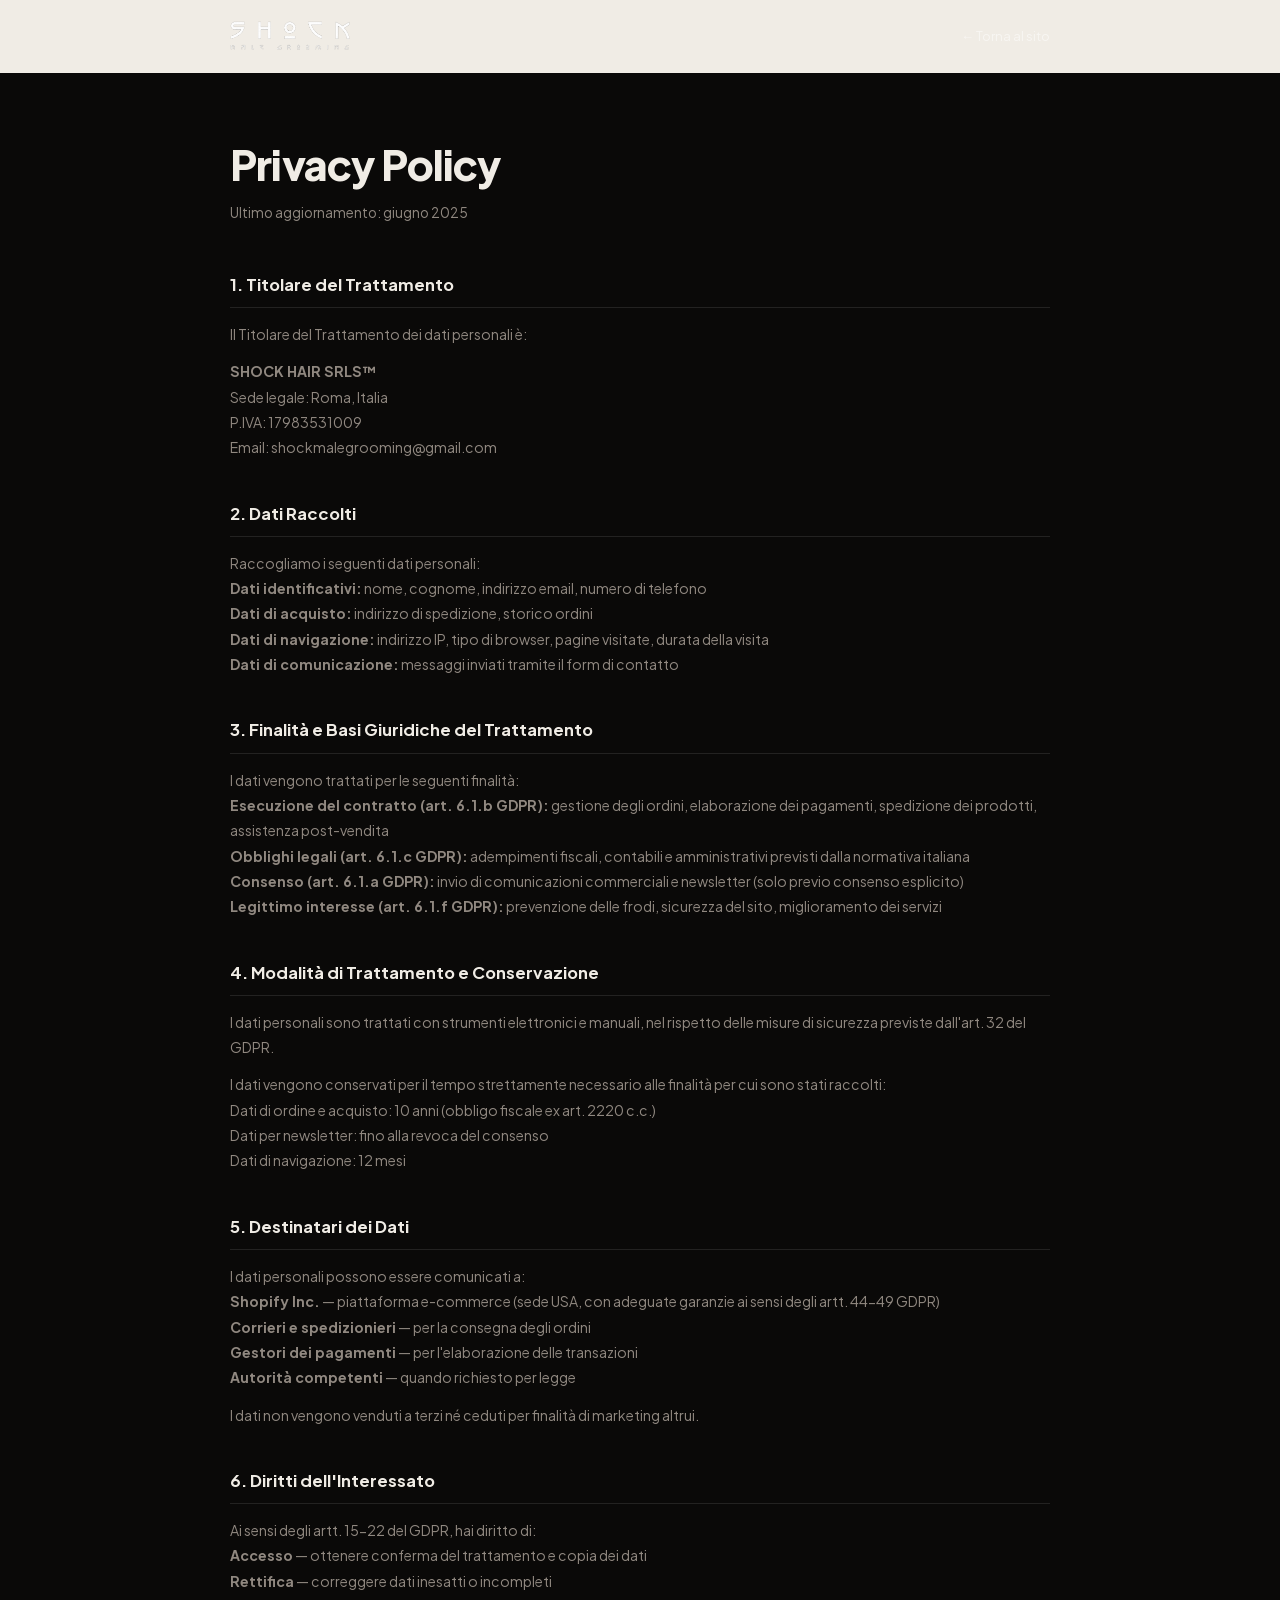
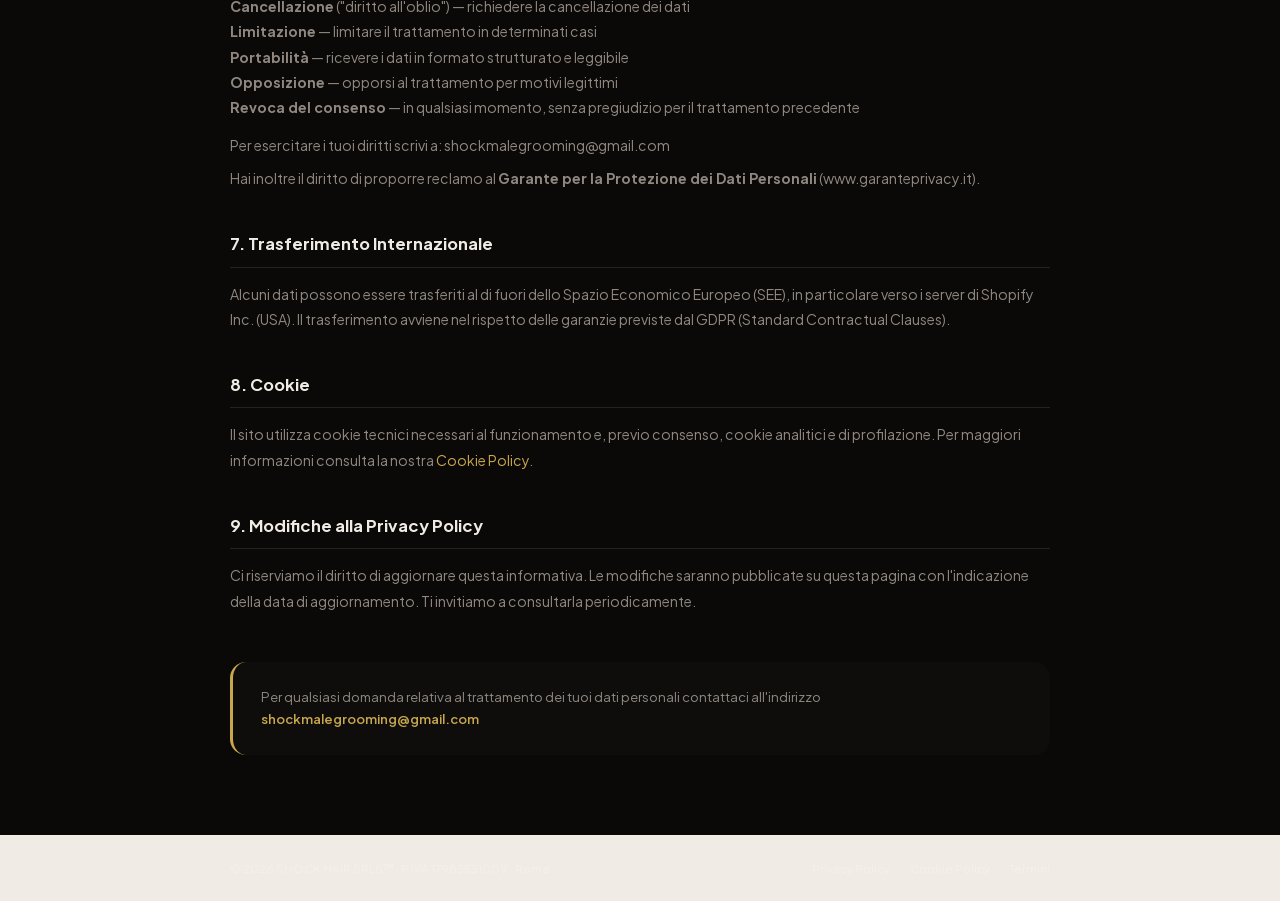
<file: privacy.html>
<!DOCTYPE html><html lang="it" class="chakra_petch_13432d97-module__uwhhyG__variable plus_jakarta_sans_977d070a-module__D5mM4W__variable h-full"><head><meta charSet="utf-8"/><meta name="viewport" content="width=device-width, initial-scale=1"/><link rel="preload" href="/_next/static/media/374a88ea0960b3d4-s.p.2fz20jxmyia8o.woff2" as="font" crossorigin="" type="font/woff2"/><link rel="preload" href="/_next/static/media/638f182e7ded7477-s.p.1yexyk_f9-p2r.woff2" as="font" crossorigin="" type="font/woff2"/><link rel="preload" href="/_next/static/media/dc0c65e819e3bb6c-s.p.1d4mg4yt567i3.woff2" as="font" crossorigin="" type="font/woff2"/><link rel="preload" href="/_next/static/media/fba5a26ea33df6a3-s.p.18rizl4rsrl42.woff2" as="font" crossorigin="" type="font/woff2"/><link rel="preload" href="/logo.png" as="image"/><link rel="stylesheet" href="/_next/static/chunks/157p7ch9xsnj3.css" data-precedence="next"/><link rel="preload" as="script" fetchPriority="low" href="/_next/static/chunks/1jq4o6yq14o4c.js"/><script src="/_next/static/chunks/15orcrkp-_9ct.js" async=""></script><script src="/_next/static/chunks/2nykiepra7i1k.js" async=""></script><script src="/_next/static/chunks/082obv3v03b-9.js" async=""></script><script src="/_next/static/chunks/turbopack-25xwsny7hem7f.js" async=""></script><script src="/_next/static/chunks/05phuk-37bki9.js" async=""></script><script src="/_next/static/chunks/14mrh2-p_w84d.js" async=""></script><script src="/_next/static/chunks/1rxncug86bump.js" async=""></script><meta name="next-size-adjust" content=""/><title>Privacy Policy — SHOCK Male Grooming</title><meta name="description" content="Prodotti di grooming maschile professionali, formulati e testati in salone. Made in Italy."/><link rel="icon" href="/favicon.ico?v=shock2" sizes="any" type="image/x-icon"/><link rel="icon" href="/favicon-32x32.png?v=shock2" sizes="32x32" type="image/png"/><link rel="apple-touch-icon" href="/apple-touch-icon.png?v=shock2"/><script src="/_next/static/chunks/0cz1d0mv5g_q7.js" noModule=""></script></head><body class="min-h-full flex flex-col"><div hidden=""><!--$--><!--/$--></div><div style="background:var(--bg);min-height:100vh"><header style="background:var(--dark);padding:20px 0;border-bottom:1px solid rgba(255,255,255,0.06)"><div style="max-width:900px;margin:0 auto;padding:0 40px;display:flex;align-items:center;justify-content:space-between"><a href="/"><img src="/logo.png" alt="SHOCK Male Grooming" style="height:32px;filter:none"/></a><a style="color:rgba(255,255,255,0.5);font-size:0.82rem;text-decoration:none" href="/">← Torna al sito</a></div></header><main style="max-width:900px;margin:0 auto;padding:60px 40px 80px"><h1 style="font-family:var(--font-h);font-size:clamp(1.8rem,4vw,2.6rem);font-weight:800;color:var(--dark);margin-bottom:8px;letter-spacing:-0.02em">Privacy Policy</h1><p style="color:var(--mid);font-size:0.85rem;margin-bottom:48px">Ultimo aggiornamento: giugno 2025</p><section style="margin-bottom:40px"><h2 style="font-family:var(--font-h);font-size:1.05rem;font-weight:700;color:var(--dark);margin-bottom:14px;padding-bottom:10px;border-bottom:1px solid var(--border)">1. Titolare del Trattamento</h2><div style="color:var(--mid);font-size:0.88rem;line-height:1.8"><p>Il Titolare del Trattamento dei dati personali è:</p><p style="margin-top:12px"><strong>SHOCK HAIR SRLS™</strong><br/>Sede legale: Roma, Italia<br/>P.IVA: 17983531009<br/>Email: <a href="mailto:shockmalegrooming@gmail.com">shockmalegrooming@gmail.com</a></p></div></section><section style="margin-bottom:40px"><h2 style="font-family:var(--font-h);font-size:1.05rem;font-weight:700;color:var(--dark);margin-bottom:14px;padding-bottom:10px;border-bottom:1px solid var(--border)">2. Dati Raccolti</h2><div style="color:var(--mid);font-size:0.88rem;line-height:1.8"><p>Raccogliamo i seguenti dati personali:</p><ul><li><strong>Dati identificativi:</strong> nome, cognome, indirizzo email, numero di telefono</li><li><strong>Dati di acquisto:</strong> indirizzo di spedizione, storico ordini</li><li><strong>Dati di navigazione:</strong> indirizzo IP, tipo di browser, pagine visitate, durata della visita</li><li><strong>Dati di comunicazione:</strong> messaggi inviati tramite il form di contatto</li></ul></div></section><section style="margin-bottom:40px"><h2 style="font-family:var(--font-h);font-size:1.05rem;font-weight:700;color:var(--dark);margin-bottom:14px;padding-bottom:10px;border-bottom:1px solid var(--border)">3. Finalità e Basi Giuridiche del Trattamento</h2><div style="color:var(--mid);font-size:0.88rem;line-height:1.8"><p>I dati vengono trattati per le seguenti finalità:</p><ul><li><strong>Esecuzione del contratto (art. 6.1.b GDPR):</strong> gestione degli ordini, elaborazione dei pagamenti, spedizione dei prodotti, assistenza post-vendita</li><li><strong>Obblighi legali (art. 6.1.c GDPR):</strong> adempimenti fiscali, contabili e amministrativi previsti dalla normativa italiana</li><li><strong>Consenso (art. 6.1.a GDPR):</strong> invio di comunicazioni commerciali e newsletter (solo previo consenso esplicito)</li><li><strong>Legittimo interesse (art. 6.1.f GDPR):</strong> prevenzione delle frodi, sicurezza del sito, miglioramento dei servizi</li></ul></div></section><section style="margin-bottom:40px"><h2 style="font-family:var(--font-h);font-size:1.05rem;font-weight:700;color:var(--dark);margin-bottom:14px;padding-bottom:10px;border-bottom:1px solid var(--border)">4. Modalità di Trattamento e Conservazione</h2><div style="color:var(--mid);font-size:0.88rem;line-height:1.8"><p>I dati personali sono trattati con strumenti elettronici e manuali, nel rispetto delle misure di sicurezza previste dall&#x27;art. 32 del GDPR.</p><p style="margin-top:12px">I dati vengono conservati per il tempo strettamente necessario alle finalità per cui sono stati raccolti:</p><ul><li>Dati di ordine e acquisto: 10 anni (obbligo fiscale ex art. 2220 c.c.)</li><li>Dati per newsletter: fino alla revoca del consenso</li><li>Dati di navigazione: 12 mesi</li></ul></div></section><section style="margin-bottom:40px"><h2 style="font-family:var(--font-h);font-size:1.05rem;font-weight:700;color:var(--dark);margin-bottom:14px;padding-bottom:10px;border-bottom:1px solid var(--border)">5. Destinatari dei Dati</h2><div style="color:var(--mid);font-size:0.88rem;line-height:1.8"><p>I dati personali possono essere comunicati a:</p><ul><li><strong>Shopify Inc.</strong> — piattaforma e-commerce (sede USA, con adeguate garanzie ai sensi degli artt. 44-49 GDPR)</li><li><strong>Corrieri e spedizionieri</strong> — per la consegna degli ordini</li><li><strong>Gestori dei pagamenti</strong> — per l&#x27;elaborazione delle transazioni</li><li><strong>Autorità competenti</strong> — quando richiesto per legge</li></ul><p style="margin-top:12px">I dati non vengono venduti a terzi né ceduti per finalità di marketing altrui.</p></div></section><section style="margin-bottom:40px"><h2 style="font-family:var(--font-h);font-size:1.05rem;font-weight:700;color:var(--dark);margin-bottom:14px;padding-bottom:10px;border-bottom:1px solid var(--border)">6. Diritti dell&#x27;Interessato</h2><div style="color:var(--mid);font-size:0.88rem;line-height:1.8"><p>Ai sensi degli artt. 15-22 del GDPR, hai diritto di:</p><ul><li><strong>Accesso</strong> — ottenere conferma del trattamento e copia dei dati</li><li><strong>Rettifica</strong> — correggere dati inesatti o incompleti</li><li><strong>Cancellazione</strong> (&quot;diritto all&#x27;oblio&quot;) — richiedere la cancellazione dei dati</li><li><strong>Limitazione</strong> — limitare il trattamento in determinati casi</li><li><strong>Portabilità</strong> — ricevere i dati in formato strutturato e leggibile</li><li><strong>Opposizione</strong> — opporsi al trattamento per motivi legittimi</li><li><strong>Revoca del consenso</strong> — in qualsiasi momento, senza pregiudizio per il trattamento precedente</li></ul><p style="margin-top:12px">Per esercitare i tuoi diritti scrivi a: <a href="mailto:shockmalegrooming@gmail.com">shockmalegrooming@gmail.com</a></p><p style="margin-top:8px">Hai inoltre il diritto di proporre reclamo al <strong>Garante per la Protezione dei Dati Personali</strong> (<a href="https://www.garanteprivacy.it" target="_blank" rel="noopener noreferrer">www.garanteprivacy.it</a>).</p></div></section><section style="margin-bottom:40px"><h2 style="font-family:var(--font-h);font-size:1.05rem;font-weight:700;color:var(--dark);margin-bottom:14px;padding-bottom:10px;border-bottom:1px solid var(--border)">7. Trasferimento Internazionale</h2><div style="color:var(--mid);font-size:0.88rem;line-height:1.8"><p>Alcuni dati possono essere trasferiti al di fuori dello Spazio Economico Europeo (SEE), in particolare verso i server di Shopify Inc. (USA). Il trasferimento avviene nel rispetto delle garanzie previste dal GDPR (Standard Contractual Clauses).</p></div></section><section style="margin-bottom:40px"><h2 style="font-family:var(--font-h);font-size:1.05rem;font-weight:700;color:var(--dark);margin-bottom:14px;padding-bottom:10px;border-bottom:1px solid var(--border)">8. Cookie</h2><div style="color:var(--mid);font-size:0.88rem;line-height:1.8"><p>Il sito utilizza cookie tecnici necessari al funzionamento e, previo consenso, cookie analitici e di profilazione. Per maggiori informazioni consulta la nostra <a style="color:var(--accent)" href="/cookie">Cookie Policy</a>.</p></div></section><section style="margin-bottom:40px"><h2 style="font-family:var(--font-h);font-size:1.05rem;font-weight:700;color:var(--dark);margin-bottom:14px;padding-bottom:10px;border-bottom:1px solid var(--border)">9. Modifiche alla Privacy Policy</h2><div style="color:var(--mid);font-size:0.88rem;line-height:1.8"><p>Ci riserviamo il diritto di aggiornare questa informativa. Le modifiche saranno pubblicate su questa pagina con l&#x27;indicazione della data di aggiornamento. Ti invitiamo a consultarla periodicamente.</p></div></section><div style="margin-top:48px;padding:24px 28px;background:var(--bg2);border-radius:16px;border-left:3px solid var(--accent)"><p style="color:var(--mid);font-size:0.82rem;line-height:1.7">Per qualsiasi domanda relativa al trattamento dei tuoi dati personali contattaci all&#x27;indirizzo<!-- --> <a href="mailto:shockmalegrooming@gmail.com" style="color:var(--accent);font-weight:600">shockmalegrooming@gmail.com</a></p></div></main><footer style="background:var(--dark);padding:24px 0;border-top:1px solid rgba(255,255,255,0.06)"><div style="max-width:900px;margin:0 auto;padding:0 40px;display:flex;gap:24px;flex-wrap:wrap;align-items:center;justify-content:space-between"><p style="color:rgba(255,255,255,0.25);font-size:0.72rem">© <!-- -->2026<!-- --> SHOCK HAIR SRLS™ · P.IVA 17983531009 · Roma</p><div style="display:flex;gap:20px"><a style="color:rgba(255,255,255,0.25);font-size:0.72rem;text-decoration:none" href="/privacy">Privacy Policy</a><a style="color:rgba(255,255,255,0.25);font-size:0.72rem;text-decoration:none" href="/cookie">Cookie Policy</a><a style="color:rgba(255,255,255,0.25);font-size:0.72rem;text-decoration:none" href="/termini">Termini</a></div></div></footer></div><!--$--><!--/$--><script src="/_next/static/chunks/1jq4o6yq14o4c.js" id="_R_" async=""></script><script>(self.__next_f=self.__next_f||[]).push([0])</script><script>self.__next_f.push([1,"1:\"$Sreact.fragment\"\n2:I[80860,[\"/_next/static/chunks/05phuk-37bki9.js\",\"/_next/static/chunks/14mrh2-p_w84d.js\"],\"ShopifyProvider\"]\n3:I[39756,[\"/_next/static/chunks/05phuk-37bki9.js\",\"/_next/static/chunks/14mrh2-p_w84d.js\"],\"default\"]\n4:I[37457,[\"/_next/static/chunks/05phuk-37bki9.js\",\"/_next/static/chunks/14mrh2-p_w84d.js\"],\"default\"]\n5:I[22016,[\"/_next/static/chunks/05phuk-37bki9.js\",\"/_next/static/chunks/14mrh2-p_w84d.js\",\"/_next/static/chunks/1rxncug86bump.js\"],\"\"]\n14:I[68027,[\"/_next/static/chunks/05phuk-37bki9.js\",\"/_next/static/chunks/14mrh2-p_w84d.js\"],\"default\",1]\n:HL[\"/_next/static/chunks/157p7ch9xsnj3.css\",\"style\"]\n:HL[\"/_next/static/media/374a88ea0960b3d4-s.p.2fz20jxmyia8o.woff2\",\"font\",{\"crossOrigin\":\"\",\"type\":\"font/woff2\"}]\n:HL[\"/_next/static/media/638f182e7ded7477-s.p.1yexyk_f9-p2r.woff2\",\"font\",{\"crossOrigin\":\"\",\"type\":\"font/woff2\"}]\n:HL[\"/_next/static/media/dc0c65e819e3bb6c-s.p.1d4mg4yt567i3.woff2\",\"font\",{\"crossOrigin\":\"\",\"type\":\"font/woff2\"}]\n:HL[\"/_next/static/media/fba5a26ea33df6a3-s.p.18rizl4rsrl42.woff2\",\"font\",{\"crossOrigin\":\"\",\"type\":\"font/woff2\"}]\n:HL[\"/logo.png\",\"image\"]\n"])</script><script>self.__next_f.push([1,"0:{\"P\":null,\"c\":[\"\",\"privacy\"],\"q\":\"\",\"i\":false,\"f\":[[[\"\",{\"children\":[\"privacy\",{\"children\":[\"__PAGE__\",{}]}]},\"$undefined\",\"$undefined\",16],[[\"$\",\"$1\",\"c\",{\"children\":[[[\"$\",\"link\",\"0\",{\"rel\":\"stylesheet\",\"href\":\"/_next/static/chunks/157p7ch9xsnj3.css\",\"precedence\":\"next\",\"crossOrigin\":\"$undefined\",\"nonce\":\"$undefined\"}],[\"$\",\"script\",\"script-0\",{\"src\":\"/_next/static/chunks/05phuk-37bki9.js\",\"async\":true,\"nonce\":\"$undefined\"}],[\"$\",\"script\",\"script-1\",{\"src\":\"/_next/static/chunks/14mrh2-p_w84d.js\",\"async\":true,\"nonce\":\"$undefined\"}]],[\"$\",\"html\",null,{\"lang\":\"it\",\"className\":\"chakra_petch_13432d97-module__uwhhyG__variable plus_jakarta_sans_977d070a-module__D5mM4W__variable h-full\",\"children\":[\"$\",\"body\",null,{\"className\":\"min-h-full flex flex-col\",\"children\":[\"$\",\"$L2\",null,{\"children\":[\"$\",\"$L3\",null,{\"parallelRouterKey\":\"children\",\"error\":\"$undefined\",\"errorStyles\":\"$undefined\",\"errorScripts\":\"$undefined\",\"template\":[\"$\",\"$L4\",null,{}],\"templateStyles\":\"$undefined\",\"templateScripts\":\"$undefined\",\"notFound\":[[[\"$\",\"title\",null,{\"children\":\"404: This page could not be found.\"}],[\"$\",\"div\",null,{\"style\":{\"fontFamily\":\"system-ui,\\\"Segoe UI\\\",Roboto,Helvetica,Arial,sans-serif,\\\"Apple Color Emoji\\\",\\\"Segoe UI Emoji\\\"\",\"height\":\"100vh\",\"textAlign\":\"center\",\"display\":\"flex\",\"flexDirection\":\"column\",\"alignItems\":\"center\",\"justifyContent\":\"center\"},\"children\":[\"$\",\"div\",null,{\"children\":[[\"$\",\"style\",null,{\"dangerouslySetInnerHTML\":{\"__html\":\"body{color:#000;background:#fff;margin:0}.next-error-h1{border-right:1px solid rgba(0,0,0,.3)}@media (prefers-color-scheme:dark){body{color:#fff;background:#000}.next-error-h1{border-right:1px solid rgba(255,255,255,.3)}}\"}}],[\"$\",\"h1\",null,{\"className\":\"next-error-h1\",\"style\":{\"display\":\"inline-block\",\"margin\":\"0 20px 0 0\",\"padding\":\"0 23px 0 0\",\"fontSize\":24,\"fontWeight\":500,\"verticalAlign\":\"top\",\"lineHeight\":\"49px\"},\"children\":404}],[\"$\",\"div\",null,{\"style\":{\"display\":\"inline-block\"},\"children\":[\"$\",\"h2\",null,{\"style\":{\"fontSize\":14,\"fontWeight\":400,\"lineHeight\":\"49px\",\"margin\":0},\"children\":\"This page could not be found.\"}]}]]}]}]],[]],\"forbidden\":\"$undefined\",\"unauthorized\":\"$undefined\"}]}]}]}]]}],{\"children\":[[\"$\",\"$1\",\"c\",{\"children\":[null,[\"$\",\"$L3\",null,{\"parallelRouterKey\":\"children\",\"error\":\"$undefined\",\"errorStyles\":\"$undefined\",\"errorScripts\":\"$undefined\",\"template\":[\"$\",\"$L4\",null,{}],\"templateStyles\":\"$undefined\",\"templateScripts\":\"$undefined\",\"notFound\":\"$undefined\",\"forbidden\":\"$undefined\",\"unauthorized\":\"$undefined\"}]]}],{\"children\":[[\"$\",\"$1\",\"c\",{\"children\":[[\"$\",\"div\",null,{\"style\":{\"background\":\"var(--bg)\",\"minHeight\":\"100vh\"},\"children\":[[\"$\",\"header\",null,{\"style\":{\"background\":\"var(--dark)\",\"padding\":\"20px 0\",\"borderBottom\":\"1px solid rgba(255,255,255,0.06)\"},\"children\":[\"$\",\"div\",null,{\"style\":{\"maxWidth\":900,\"margin\":\"0 auto\",\"padding\":\"0 40px\",\"display\":\"flex\",\"alignItems\":\"center\",\"justifyContent\":\"space-between\"},\"children\":[[\"$\",\"$L5\",null,{\"href\":\"/\",\"children\":[\"$\",\"img\",null,{\"src\":\"/logo.png\",\"alt\":\"SHOCK Male Grooming\",\"style\":{\"height\":32,\"filter\":\"none\"}}]}],[\"$\",\"$L5\",null,{\"href\":\"/\",\"style\":{\"color\":\"rgba(255,255,255,0.5)\",\"fontSize\":\"0.82rem\",\"textDecoration\":\"none\"},\"children\":\"← Torna al sito\"}]]}]}],[\"$\",\"main\",null,{\"style\":{\"maxWidth\":900,\"margin\":\"0 auto\",\"padding\":\"60px 40px 80px\"},\"children\":[[\"$\",\"h1\",null,{\"style\":{\"fontFamily\":\"var(--font-h)\",\"fontSize\":\"clamp(1.8rem,4vw,2.6rem)\",\"fontWeight\":800,\"color\":\"var(--dark)\",\"marginBottom\":8,\"letterSpacing\":\"-0.02em\"},\"children\":\"Privacy Policy\"}],[\"$\",\"p\",null,{\"style\":{\"color\":\"var(--mid)\",\"fontSize\":\"0.85rem\",\"marginBottom\":48},\"children\":\"Ultimo aggiornamento: giugno 2025\"}],[\"$\",\"section\",null,{\"style\":{\"marginBottom\":40},\"children\":[[\"$\",\"h2\",null,{\"style\":{\"fontFamily\":\"var(--font-h)\",\"fontSize\":\"1.05rem\",\"fontWeight\":700,\"color\":\"var(--dark)\",\"marginBottom\":14,\"paddingBottom\":10,\"borderBottom\":\"1px solid var(--border)\"},\"children\":\"1. Titolare del Trattamento\"}],[\"$\",\"div\",null,{\"style\":{\"color\":\"var(--mid)\",\"fontSize\":\"0.88rem\",\"lineHeight\":1.8},\"children\":[[\"$\",\"p\",null,{\"children\":\"Il Titolare del Trattamento dei dati personali è:\"}],[\"$\",\"p\",null,{\"style\":{\"marginTop\":12},\"children\":[[\"$\",\"strong\",null,{\"children\":\"SHOCK HAIR SRLS™\"}],[\"$\",\"br\",null,{}],\"Sede legale: Roma, Italia\",[\"$\",\"br\",null,{}],\"P.IVA: 17983531009\",[\"$\",\"br\",null,{}],\"Email: \",[\"$\",\"a\",null,{\"href\":\"mailto:shockmalegrooming@gmail.com\",\"children\":\"shockmalegrooming@gmail.com\"}]]}]]}]]}],[\"$\",\"section\",null,{\"style\":{\"marginBottom\":40},\"children\":[[\"$\",\"h2\",null,{\"style\":{\"fontFamily\":\"var(--font-h)\",\"fontSize\":\"1.05rem\",\"fontWeight\":700,\"color\":\"var(--dark)\",\"marginBottom\":14,\"paddingBottom\":10,\"borderBottom\":\"1px solid var(--border)\"},\"children\":\"2. Dati Raccolti\"}],[\"$\",\"div\",null,{\"style\":{\"color\":\"var(--mid)\",\"fontSize\":\"0.88rem\",\"lineHeight\":1.8},\"children\":[[\"$\",\"p\",null,{\"children\":\"Raccogliamo i seguenti dati personali:\"}],\"$L6\"]}]]}],\"$L7\",\"$L8\",\"$L9\",\"$La\",\"$Lb\",\"$Lc\",\"$Ld\",\"$Le\"]}],\"$Lf\"]}],[\"$L10\"],\"$L11\"]}],{},null,false,null]},null,false,\"$@12\"]},null,false,null],\"$L13\",false]],\"m\":\"$undefined\",\"G\":[\"$14\",[\"$L15\"]],\"S\":true,\"h\":null,\"s\":\"$undefined\",\"l\":\"$undefined\",\"p\":\"$undefined\",\"d\":\"$undefined\",\"b\":\"W8ehnRJcQr3dkfCkZMsD2\"}\n"])</script><script>self.__next_f.push([1,"16:I[97367,[\"/_next/static/chunks/05phuk-37bki9.js\",\"/_next/static/chunks/14mrh2-p_w84d.js\"],\"OutletBoundary\"]\n17:\"$Sreact.suspense\"\n1a:I[97367,[\"/_next/static/chunks/05phuk-37bki9.js\",\"/_next/static/chunks/14mrh2-p_w84d.js\"],\"ViewportBoundary\"]\n1c:I[97367,[\"/_next/static/chunks/05phuk-37bki9.js\",\"/_next/static/chunks/14mrh2-p_w84d.js\"],\"MetadataBoundary\"]\n6:[\"$\",\"ul\",null,{\"children\":[[\"$\",\"li\",null,{\"children\":[[\"$\",\"strong\",null,{\"children\":\"Dati identificativi:\"}],\" nome, cognome, indirizzo email, numero di telefono\"]}],[\"$\",\"li\",null,{\"children\":[[\"$\",\"strong\",null,{\"children\":\"Dati di acquisto:\"}],\" indirizzo di spedizione, storico ordini\"]}],[\"$\",\"li\",null,{\"children\":[[\"$\",\"strong\",null,{\"children\":\"Dati di navigazione:\"}],\" indirizzo IP, tipo di browser, pagine visitate, durata della visita\"]}],[\"$\",\"li\",null,{\"children\":[[\"$\",\"strong\",null,{\"children\":\"Dati di comunicazione:\"}],\" messaggi inviati tramite il form di contatto\"]}]]}]\n7:[\"$\",\"section\",null,{\"style\":{\"marginBottom\":40},\"children\":[[\"$\",\"h2\",null,{\"style\":{\"fontFamily\":\"var(--font-h)\",\"fontSize\":\"1.05rem\",\"fontWeight\":700,\"color\":\"var(--dark)\",\"marginBottom\":14,\"paddingBottom\":10,\"borderBottom\":\"1px solid var(--border)\"},\"children\":\"3. Finalità e Basi Giuridiche del Trattamento\"}],[\"$\",\"div\",null,{\"style\":{\"color\":\"var(--mid)\",\"fontSize\":\"0.88rem\",\"lineHeight\":1.8},\"children\":[[\"$\",\"p\",null,{\"children\":\"I dati vengono trattati per le seguenti finalità:\"}],[\"$\",\"ul\",null,{\"children\":[[\"$\",\"li\",null,{\"children\":[[\"$\",\"strong\",null,{\"children\":\"Esecuzione del contratto (art. 6.1.b GDPR):\"}],\" gestione degli ordini, elaborazione dei pagamenti, spedizione dei prodotti, assistenza post-vendita\"]}],[\"$\",\"li\",null,{\"children\":[[\"$\",\"strong\",null,{\"children\":\"Obblighi legali (art. 6.1.c GDPR):\"}],\" adempimenti fiscali, contabili e amministrativi previsti dalla normativa italiana\"]}],[\"$\",\"li\",null,{\"children\":[[\"$\",\"strong\",null,{\"children\":\"Consenso (art. 6.1.a GDPR):\"}],\" invio di comunicazioni commerciali e newsletter (solo previo consenso esplicito)\"]}],[\"$\",\"li\",null,{\"children\":[[\"$\",\"strong\",null,{\"children\":\"Legittimo interesse (art. 6.1.f GDPR):\"}],\" prevenzione delle frodi, sicurezza del sito, miglioramento dei servizi\"]}]]}]]}]]}]\n8:[\"$\",\"section\",null,{\"style\":{\"marginBottom\":40},\"children\":[[\"$\",\"h2\",null,{\"style\":{\"fontFamily\":\"var(--font-h)\",\"fontSize\":\"1.05rem\",\"fontWeight\":700,\"color\":\"var(--dark)\",\"marginBottom\":14,\"paddingBottom\":10,\"borderBottom\":\"1px solid var(--border)\"},\"children\":\"4. Modalità di Trattamento e Conservazione\"}],[\"$\",\"div\",null,{\"style\":{\"color\":\"var(--mid)\",\"fontSize\":\"0.88rem\",\"lineHeight\":1.8},\"children\":[[\"$\",\"p\",null,{\"children\":\"I dati personali sono trattati con strumenti elettronici e manuali, nel rispetto delle misure di sicurezza previste dall'art. 32 del GDPR.\"}],[\"$\",\"p\",null,{\"style\":{\"marginTop\":12},\"children\":\"I dati vengono conservati per il tempo strettamente necessario alle finalità per cui sono stati raccolti:\"}],[\"$\",\"ul\",null,{\"children\":[[\"$\",\"li\",null,{\"children\":\"Dati di ordine e acquisto: 10 anni (obbligo fiscale ex art. 2220 c.c.)\"}],[\"$\",\"li\",null,{\"children\":\"Dati per newsletter: fino alla revoca del consenso\"}],[\"$\",\"li\",null,{\"children\":\"Dati di navigazione: 12 mesi\"}]]}]]}]]}]\n9:[\"$\",\"section\",null,{\"style\":{\"marginBottom\":40},\"children\":[[\"$\",\"h2\",null,{\"style\":{\"fontFamily\":\"var(--font-h)\",\"fontSize\":\"1.05rem\",\"fontWeight\":700,\"color\":\"var(--dark)\",\"marginBottom\":14,\"paddingBottom\":10,\"borderBottom\":\"1px solid var(--border)\"},\"children\":\"5. Destinatari dei Dati\"}],[\"$\",\"div\",null,{\"style\":{\"color\":\"var(--mid)\",\"fontSize\":\"0.88rem\",\"lineHeight\":1.8},\"children\":[[\"$\",\"p\",null,{\"children\":\"I dati personali possono essere comunicati a:\"}],[\"$\",\"ul\",null,{\"children\":[[\"$\",\"li\",null,{\"children\":[[\"$\",\"strong\",null,{\"children\":\"Shopify Inc.\"}],\" — piattaforma e-commerce (sede USA, con adeguate garanzie ai sensi degli artt. 44-49 GDPR)\"]}],[\"$\",\"li\",null,{\"children\":[[\"$\",\"strong\",null,{\"children\":\"Corrieri e spedizionieri\"}],\" — per la consegna degli ordini\"]}],[\"$\",\"li\",null,{\"children\":"])</script><script>self.__next_f.push([1,"[[\"$\",\"strong\",null,{\"children\":\"Gestori dei pagamenti\"}],\" — per l'elaborazione delle transazioni\"]}],[\"$\",\"li\",null,{\"children\":[[\"$\",\"strong\",null,{\"children\":\"Autorità competenti\"}],\" — quando richiesto per legge\"]}]]}],[\"$\",\"p\",null,{\"style\":{\"marginTop\":12},\"children\":\"I dati non vengono venduti a terzi né ceduti per finalità di marketing altrui.\"}]]}]]}]\n"])</script><script>self.__next_f.push([1,"a:[\"$\",\"section\",null,{\"style\":{\"marginBottom\":40},\"children\":[[\"$\",\"h2\",null,{\"style\":{\"fontFamily\":\"var(--font-h)\",\"fontSize\":\"1.05rem\",\"fontWeight\":700,\"color\":\"var(--dark)\",\"marginBottom\":14,\"paddingBottom\":10,\"borderBottom\":\"1px solid var(--border)\"},\"children\":\"6. Diritti dell'Interessato\"}],[\"$\",\"div\",null,{\"style\":{\"color\":\"var(--mid)\",\"fontSize\":\"0.88rem\",\"lineHeight\":1.8},\"children\":[[\"$\",\"p\",null,{\"children\":\"Ai sensi degli artt. 15-22 del GDPR, hai diritto di:\"}],[\"$\",\"ul\",null,{\"children\":[[\"$\",\"li\",null,{\"children\":[[\"$\",\"strong\",null,{\"children\":\"Accesso\"}],\" — ottenere conferma del trattamento e copia dei dati\"]}],[\"$\",\"li\",null,{\"children\":[[\"$\",\"strong\",null,{\"children\":\"Rettifica\"}],\" — correggere dati inesatti o incompleti\"]}],[\"$\",\"li\",null,{\"children\":[[\"$\",\"strong\",null,{\"children\":\"Cancellazione\"}],\" (\\\"diritto all'oblio\\\") — richiedere la cancellazione dei dati\"]}],[\"$\",\"li\",null,{\"children\":[[\"$\",\"strong\",null,{\"children\":\"Limitazione\"}],\" — limitare il trattamento in determinati casi\"]}],[\"$\",\"li\",null,{\"children\":[[\"$\",\"strong\",null,{\"children\":\"Portabilità\"}],\" — ricevere i dati in formato strutturato e leggibile\"]}],[\"$\",\"li\",null,{\"children\":[[\"$\",\"strong\",null,{\"children\":\"Opposizione\"}],\" — opporsi al trattamento per motivi legittimi\"]}],[\"$\",\"li\",null,{\"children\":[[\"$\",\"strong\",null,{\"children\":\"Revoca del consenso\"}],\" — in qualsiasi momento, senza pregiudizio per il trattamento precedente\"]}]]}],[\"$\",\"p\",null,{\"style\":{\"marginTop\":12},\"children\":[\"Per esercitare i tuoi diritti scrivi a: \",[\"$\",\"a\",null,{\"href\":\"mailto:shockmalegrooming@gmail.com\",\"children\":\"shockmalegrooming@gmail.com\"}]]}],[\"$\",\"p\",null,{\"style\":{\"marginTop\":8},\"children\":[\"Hai inoltre il diritto di proporre reclamo al \",[\"$\",\"strong\",null,{\"children\":\"Garante per la Protezione dei Dati Personali\"}],\" (\",[\"$\",\"a\",null,{\"href\":\"https://www.garanteprivacy.it\",\"target\":\"_blank\",\"rel\":\"noopener noreferrer\",\"children\":\"www.garanteprivacy.it\"}],\").\"]}]]}]]}]\n"])</script><script>self.__next_f.push([1,"b:[\"$\",\"section\",null,{\"style\":{\"marginBottom\":40},\"children\":[[\"$\",\"h2\",null,{\"style\":{\"fontFamily\":\"var(--font-h)\",\"fontSize\":\"1.05rem\",\"fontWeight\":700,\"color\":\"var(--dark)\",\"marginBottom\":14,\"paddingBottom\":10,\"borderBottom\":\"1px solid var(--border)\"},\"children\":\"7. Trasferimento Internazionale\"}],[\"$\",\"div\",null,{\"style\":{\"color\":\"var(--mid)\",\"fontSize\":\"0.88rem\",\"lineHeight\":1.8},\"children\":[\"$\",\"p\",null,{\"children\":\"Alcuni dati possono essere trasferiti al di fuori dello Spazio Economico Europeo (SEE), in particolare verso i server di Shopify Inc. (USA). Il trasferimento avviene nel rispetto delle garanzie previste dal GDPR (Standard Contractual Clauses).\"}]}]]}]\nc:[\"$\",\"section\",null,{\"style\":{\"marginBottom\":40},\"children\":[[\"$\",\"h2\",null,{\"style\":{\"fontFamily\":\"var(--font-h)\",\"fontSize\":\"1.05rem\",\"fontWeight\":700,\"color\":\"var(--dark)\",\"marginBottom\":14,\"paddingBottom\":10,\"borderBottom\":\"1px solid var(--border)\"},\"children\":\"8. Cookie\"}],[\"$\",\"div\",null,{\"style\":{\"color\":\"var(--mid)\",\"fontSize\":\"0.88rem\",\"lineHeight\":1.8},\"children\":[\"$\",\"p\",null,{\"children\":[\"Il sito utilizza cookie tecnici necessari al funzionamento e, previo consenso, cookie analitici e di profilazione. Per maggiori informazioni consulta la nostra \",[\"$\",\"$L5\",null,{\"href\":\"/cookie\",\"style\":{\"color\":\"var(--accent)\"},\"children\":\"Cookie Policy\"}],\".\"]}]}]]}]\nd:[\"$\",\"section\",null,{\"style\":{\"marginBottom\":40},\"children\":[[\"$\",\"h2\",null,{\"style\":{\"fontFamily\":\"var(--font-h)\",\"fontSize\":\"1.05rem\",\"fontWeight\":700,\"color\":\"var(--dark)\",\"marginBottom\":14,\"paddingBottom\":10,\"borderBottom\":\"1px solid var(--border)\"},\"children\":\"9. Modifiche alla Privacy Policy\"}],[\"$\",\"div\",null,{\"style\":{\"color\":\"var(--mid)\",\"fontSize\":\"0.88rem\",\"lineHeight\":1.8},\"children\":[\"$\",\"p\",null,{\"children\":\"Ci riserviamo il diritto di aggiornare questa informativa. Le modifiche saranno pubblicate su questa pagina con l'indicazione della data di aggiornamento. Ti invitiamo a consultarla periodicamente.\"}]}]]}]\ne:[\"$\",\"div\",null,{\"style\":{\"marginTop\":48,\"padding\":\"24px 28px\",\"background\":\"var(--bg2)\",\"borderRadius\":16,\"borderLeft\":\"3px solid var(--accent)\"},\"children\":[\"$\",\"p\",null,{\"style\":{\"color\":\"var(--mid)\",\"fontSize\":\"0.82rem\",\"lineHeight\":1.7},\"children\":[\"Per qualsiasi domanda relativa al trattamento dei tuoi dati personali contattaci all'indirizzo\",\" \",[\"$\",\"a\",null,{\"href\":\"mailto:shockmalegrooming@gmail.com\",\"style\":{\"color\":\"var(--accent)\",\"fontWeight\":600},\"children\":\"shockmalegrooming@gmail.com\"}]]}]}]\nf:[\"$\",\"footer\",null,{\"style\":{\"background\":\"var(--dark)\",\"padding\":\"24px 0\",\"borderTop\":\"1px solid rgba(255,255,255,0.06)\"},\"children\":[\"$\",\"div\",null,{\"style\":{\"maxWidth\":900,\"margin\":\"0 auto\",\"padding\":\"0 40px\",\"display\":\"flex\",\"gap\":24,\"flexWrap\":\"wrap\",\"alignItems\":\"center\",\"justifyContent\":\"space-between\"},\"children\":[[\"$\",\"p\",null,{\"style\":{\"color\":\"rgba(255,255,255,0.25)\",\"fontSize\":\"0.72rem\"},\"children\":[\"© \",2026,\" SHOCK HAIR SRLS™ · P.IVA 17983531009 · Roma\"]}],[\"$\",\"div\",null,{\"style\":{\"display\":\"flex\",\"gap\":20},\"children\":[[\"$\",\"$L5\",\"Privacy Policy\",{\"href\":\"/privacy\",\"style\":{\"color\":\"rgba(255,255,255,0.25)\",\"fontSize\":\"0.72rem\",\"textDecoration\":\"none\"},\"children\":\"Privacy Policy\"}],[\"$\",\"$L5\",\"Cookie Policy\",{\"href\":\"/cookie\",\"style\":{\"color\":\"rgba(255,255,255,0.25)\",\"fontSize\":\"0.72rem\",\"textDecoration\":\"none\"},\"children\":\"Cookie Policy\"}],[\"$\",\"$L5\",\"Termini\",{\"href\":\"/termini\",\"style\":{\"color\":\"rgba(255,255,255,0.25)\",\"fontSize\":\"0.72rem\",\"textDecoration\":\"none\"},\"children\":\"Termini\"}]]}]]}]}]\n10:[\"$\",\"script\",\"script-0\",{\"src\":\"/_next/static/chunks/1rxncug86bump.js\",\"async\":true,\"nonce\":\"$undefined\"}]\n11:[\"$\",\"$L16\",null,{\"children\":[\"$\",\"$17\",null,{\"name\":\"Next.MetadataOutlet\",\"children\":\"$@18\"}]}]\n19:[]\n12:\"$W19\"\n13:[\"$\",\"$1\",\"h\",{\"children\":[null,[\"$\",\"$L1a\",null,{\"children\":\"$L1b\"}],[\"$\",\"div\",null,{\"hidden\":true,\"children\":[\"$\",\"$L1c\",null,{\"children\":[\"$\",\"$17\",null,{\"name\":\"Next.Metadata\",\"children\":\"$L1d\"}]}]}],[\"$\",\"meta\",null,{\"name\":\"next-size-adjust\",\"content\":\"\"}]]}]\n15:[\"$\",\"link\",\"0\",{\"rel\":\"stylesheet\",\"href\":\"/_next/static/"])</script><script>self.__next_f.push([1,"chunks/157p7ch9xsnj3.css\",\"precedence\":\"next\",\"crossOrigin\":\"$undefined\",\"nonce\":\"$undefined\"}]\n"])</script><script>self.__next_f.push([1,"1b:[[\"$\",\"meta\",\"0\",{\"charSet\":\"utf-8\"}],[\"$\",\"meta\",\"1\",{\"name\":\"viewport\",\"content\":\"width=device-width, initial-scale=1\"}]]\n"])</script><script>self.__next_f.push([1,"1e:I[27201,[\"/_next/static/chunks/05phuk-37bki9.js\",\"/_next/static/chunks/14mrh2-p_w84d.js\"],\"IconMark\"]\n18:null\n1d:[[\"$\",\"title\",\"0\",{\"children\":\"Privacy Policy — SHOCK Male Grooming\"}],[\"$\",\"meta\",\"1\",{\"name\":\"description\",\"content\":\"Prodotti di grooming maschile professionali, formulati e testati in salone. Made in Italy.\"}],[\"$\",\"link\",\"2\",{\"rel\":\"icon\",\"href\":\"/favicon.ico?favicon.2vob68tjqpejf.ico\",\"sizes\":\"256x256\",\"type\":\"image/x-icon\"}],[\"$\",\"$L1e\",\"3\",{}]]\n"])</script><script src="/shock-nodrag.js?v=1"></script></body></html>
</file>
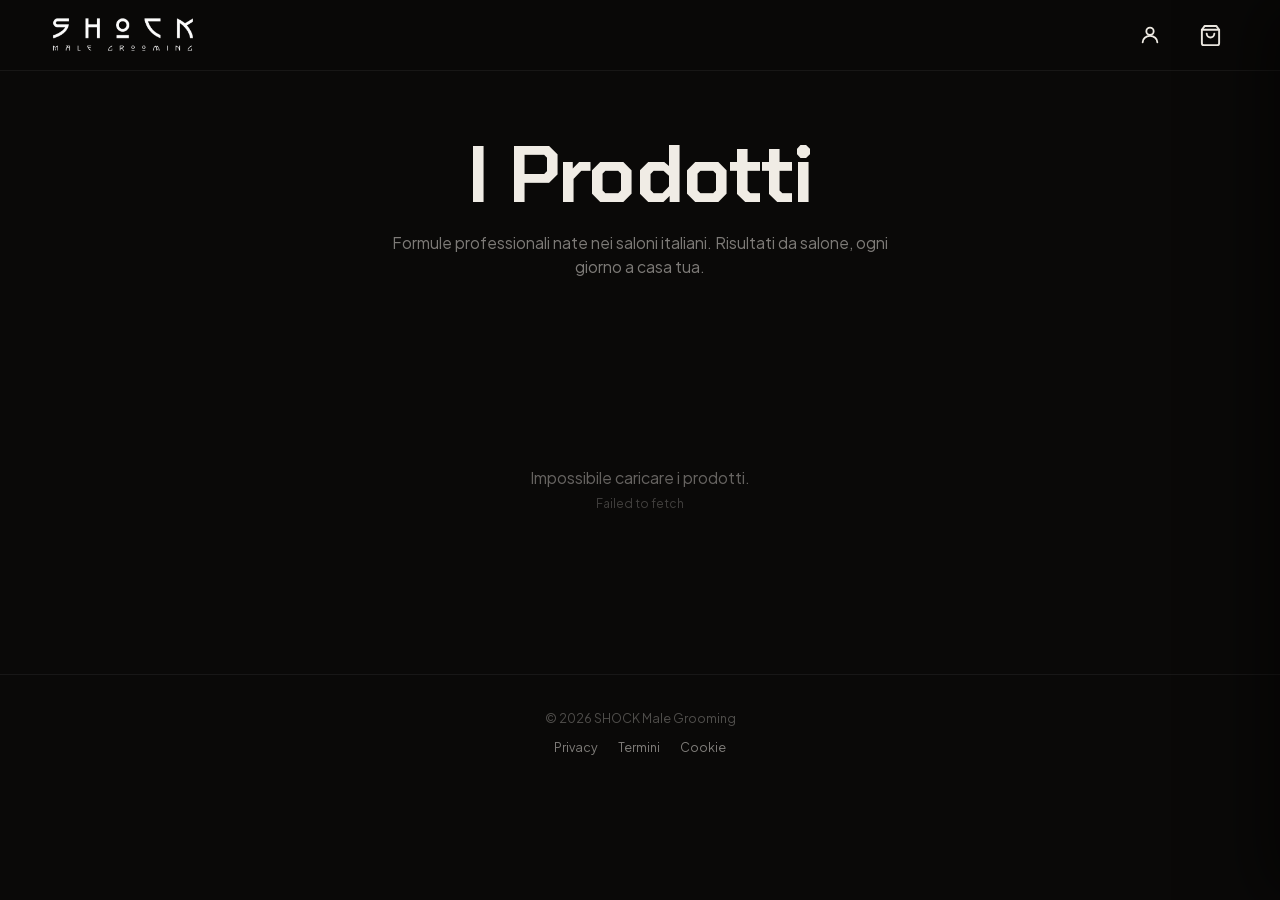
<file: prodotti.html>
<!DOCTYPE html>
<html lang="it" class="chakra_petch_13432d97-module__uwhhyG__variable plus_jakarta_sans_977d070a-module__D5mM4W__variable h-full">
<head>
<meta charSet="utf-8"/>
<meta name="viewport" content="width=device-width, initial-scale=1"/>
<link rel="preload" href="/_next/static/media/374a88ea0960b3d4-s.p.2fz20jxmyia8o.woff2" as="font" crossorigin="" type="font/woff2"/>
<link rel="preload" href="/_next/static/media/638f182e7ded7477-s.p.1yexyk_f9-p2r.woff2" as="font" crossorigin="" type="font/woff2"/>
<link rel="preload" href="/_next/static/media/dc0c65e819e3bb6c-s.p.1d4mg4yt567i3.woff2" as="font" crossorigin="" type="font/woff2"/>
<link rel="preload" href="/_next/static/media/fba5a26ea33df6a3-s.p.18rizl4rsrl42.woff2" as="font" crossorigin="" type="font/woff2"/>
<link rel="stylesheet" href="/_next/static/chunks/157p7ch9xsnj3.css" data-precedence="next"/>
<link rel="preload" as="image" href="/logo.png"/>
<title>Tutti i Prodotti — SHOCK Male Grooming</title>
<meta name="description" content="Tutti i prodotti SHOCK Male Grooming: formule professionali nate nei saloni italiani. Risultati da salone, ogni giorno a casa tua."/>
<link rel="icon" href="/favicon.ico?v=shock2" sizes="any" type="image/x-icon"/>
<link rel="icon" href="/favicon-32x32.png?v=shock2" sizes="32x32" type="image/png"/>
<link rel="apple-touch-icon" href="/apple-touch-icon.png?v=shock2"/>
<style>
  *{box-sizing:border-box}
  body{margin:0;background:#0a0908;color:#f0ece5;font-family:var(--font-b,system-ui,sans-serif);-webkit-font-smoothing:antialiased;min-height:100vh}
  a{color:inherit}
  .wrap{max-width:1240px;margin:0 auto;padding:0 32px}
  /* header */
  header.sh{position:sticky;top:0;z-index:100;background:rgba(10,9,8,.82);backdrop-filter:blur(14px);border-bottom:1px solid rgba(255,255,255,.06)}
  .sh-in{max-width:1240px;margin:0 auto;padding:16px 32px;display:flex;align-items:center;justify-content:space-between;gap:16px}
  .sh-logo img{height:38px;width:auto;display:block}
  .sh-nav{display:flex;align-items:center;gap:26px}
  .sh-nav a.lnk{text-decoration:none;font-size:.82rem;letter-spacing:.03em;color:rgba(240,236,229,.7);transition:color .2s}
  .sh-nav a.lnk:hover{color:#f0ece5}
  .icon-btn{background:none;border:none;cursor:pointer;padding:6px;display:flex;align-items:center;color:#f0ece5;position:relative}
  .cart-badge{position:absolute;top:-4px;right:-4px;background:#c9a84c;color:#0a0908;font-size:.62rem;font-weight:800;min-width:17px;height:17px;border-radius:100px;display:none;align-items:center;justify-content:center;padding:0 4px;font-family:var(--font-b,sans-serif)}
  /* hero */
  .phero{padding:64px 0 30px;text-align:center}
  .phero h1{font-family:var(--font-brand);font-weight:700;font-size:clamp(2.6rem,7vw,5rem);letter-spacing:-.01em;line-height:1;margin:0}
  .phero p{color:rgba(240,236,229,.5);max-width:520px;margin:16px auto 0;font-size:.98rem;line-height:1.5}
  /* toolbar */
  .toolbar{display:flex;align-items:center;justify-content:space-between;gap:14px;margin:26px 0 22px;flex-wrap:wrap}
  .count{color:rgba(240,236,229,.4);font-size:.82rem}
  .filters{display:flex;gap:8px;flex-wrap:wrap}
  .chip{background:transparent;border:1px solid rgba(255,255,255,.14);color:rgba(240,236,229,.6);border-radius:100px;padding:7px 16px;font-size:.76rem;cursor:pointer;transition:all .2s;font-family:var(--font-b,sans-serif)}
  .chip.on{background:#f0ece5;color:#0a0908;border-color:#f0ece5;font-weight:600}
  /* bundle */
  .bundles{display:flex;flex-direction:column;gap:16px;margin:0 0 30px}
  .bundles-h{font-size:1.15rem;margin:0 0 4px;font-weight:700}
  .bundle-card{background:linear-gradient(135deg,rgba(201,168,76,.1),rgba(255,255,255,.02));border:1px solid rgba(201,168,76,.35);border-radius:18px;padding:20px;display:flex;gap:20px;flex-wrap:wrap;align-items:center}
  .bundle-card .thumb{width:110px;height:110px;border-radius:12px;overflow:hidden;flex-shrink:0;background:#141312}
  .bundle-card .thumb img{width:100%;height:100%;object-fit:cover;display:block}
  .bundle-info{flex:1;min-width:220px}
  .bundle-info h3{margin:0 0 6px;font-size:1.08rem}
  .bundle-info p.desc{color:rgba(240,236,229,.55);font-size:.83rem;margin:0 0 10px;line-height:1.5}
  .bundle-price{display:flex;align-items:baseline;gap:10px;margin-bottom:12px}
  .bundle-price .was{text-decoration:line-through;opacity:.5;font-size:.88rem}
  .bundle-price .now{font-size:1.35rem;font-weight:800;color:#c9a84c}
  .bundle-items{display:flex;gap:8px;flex-wrap:wrap}
  .bundle-item{display:flex;align-items:center;gap:7px;background:rgba(255,255,255,.05);border-radius:100px;padding:4px 12px 4px 4px;text-decoration:none;color:inherit;font-size:.76rem}
  .bundle-item img{width:26px;height:26px;border-radius:50%;object-fit:cover;display:block}
  .bundle-add{background:#c9a84c;color:#0a0908;border:none;border-radius:100px;padding:12px 26px;font-weight:700;font-size:.8rem;cursor:pointer;white-space:nowrap;font-family:var(--font-b,sans-serif)}
  .bundle-add:disabled{opacity:.6;cursor:default}
  @media(max-width:600px){.bundle-card{flex-direction:column;align-items:stretch;text-align:center}.bundle-card .thumb{width:100%;height:160px;margin:0 auto}.bundle-items{justify-content:center}}
  /* grid */
  .grid{display:grid;grid-template-columns:repeat(4,1fr);gap:22px;padding-bottom:80px}
  .card{background:#141312;border:1px solid rgba(255,255,255,.06);border-radius:16px;overflow:hidden;display:flex;flex-direction:column;transition:transform .25s,border-color .25s;text-decoration:none;color:inherit}
  .card:hover{transform:translateY(-4px);border-color:rgba(201,168,76,.4)}
  .card .thumb{position:relative;aspect-ratio:1/1;background:#0f0e0d;overflow:hidden}
  .card .thumb img{width:100%;height:100%;object-fit:cover;transition:transform .5s}
  .card:hover .thumb img{transform:scale(1.05)}
  .card .tag{position:absolute;top:12px;left:12px;background:#c9a84c;color:#0a0908;font-size:.62rem;font-weight:800;padding:4px 10px;border-radius:100px;letter-spacing:.04em;text-transform:uppercase}
  .card .sold{position:absolute;top:12px;left:12px;background:rgba(0,0,0,.7);color:#fff;font-size:.62rem;font-weight:700;padding:4px 10px;border-radius:100px}
  .card .body{padding:16px 16px 18px;display:flex;flex-direction:column;flex:1}
  .card .body h3{font-family:var(--font-h);font-weight:700;font-size:1.22rem;margin:0 0 6px;line-height:1.2;text-align:center}
  .card .ptype{color:rgba(240,236,229,.35);font-size:.72rem;margin:0 0 12px;text-align:center}
  .card .row{margin-top:auto;display:flex;align-items:center;justify-content:space-between;gap:8px 10px;flex-wrap:wrap}
  .card .price{font-weight:700;font-size:1.02rem;min-width:0;white-space:nowrap}
  .card .price .was{color:rgba(240,236,229,.3);font-weight:400;font-size:.82rem;text-decoration:line-through;margin-right:6px}
  .add{background:#c9a84c;color:#0a0908;border:none;border-radius:100px;width:38px;height:38px;font-size:1.2rem;cursor:pointer;display:flex;align-items:center;justify-content:center;flex-shrink:0;transition:background .2s;font-family:var(--font-b,sans-serif)}
  .add:hover{background:#dcbb5e}
  .add:disabled{background:rgba(255,255,255,.1);color:rgba(255,255,255,.3);cursor:not-allowed}
  .skel{background:#141312;border-radius:16px;aspect-ratio:.78;animation:pulse 1.4s ease-in-out infinite}
  @keyframes pulse{0%,100%{opacity:.5}50%{opacity:.9}}
  .empty{grid-column:1/-1;text-align:center;padding:80px 20px;color:rgba(240,236,229,.4)}
  footer.sf{border-top:1px solid rgba(255,255,255,.06);padding:34px 0;text-align:center;color:rgba(240,236,229,.3);font-size:.78rem}
  footer.sf a{color:rgba(240,236,229,.5);text-decoration:none;margin:0 10px}
  @media(max-width:1000px){.grid{grid-template-columns:repeat(3,1fr)}}
  @media(max-width:720px){.grid{grid-template-columns:repeat(2,1fr);gap:14px}.wrap,.sh-in{padding-left:18px;padding-right:18px}.sh-nav{gap:16px}.sh-nav a.lnk{display:none}}
  @media(max-width:420px){.grid{grid-template-columns:repeat(2,1fr);gap:11px}.card .body{padding:12px}}
</style>
</head>
<body>
<header class="sh">
  <div class="sh-in">
    <a class="sh-logo" href="/" aria-label="SHOCK Male Grooming"><img src="/logo.png" alt="Shock Male Grooming"/></a>
    <nav class="sh-nav">
      <a class="icon-btn" href="/" aria-label="Account">
        <svg width="22" height="22" viewBox="0 0 24 24" fill="none" stroke="currentColor" stroke-width="2" stroke-linecap="round" stroke-linejoin="round"><circle cx="12" cy="8" r="4"></circle><path d="M4 20c0-4 3.6-7 8-7s8 3 8 7"></path></svg>
      </a>
      <button class="icon-btn" data-cart-open aria-label="Carrello">
        <svg width="23" height="23" viewBox="0 0 24 24" fill="none" stroke="currentColor" stroke-width="2" stroke-linecap="round" stroke-linejoin="round"><path d="M6 2 3 6v14a2 2 0 0 0 2 2h14a2 2 0 0 0 2-2V6l-3-4Z"></path><path d="M3 6h18"></path><path d="M16 10a4 4 0 0 1-8 0"></path></svg>
        <span class="cart-badge" data-cart-count>0</span>
      </button>
    </nav>
  </div>
</header>

<main>
  <section class="phero wrap">
    <h1>I Prodotti</h1>
    <p>Formule professionali nate nei saloni italiani. Risultati da salone, ogni giorno a casa tua.</p>
  </section>
  <div class="wrap">
    <div class="toolbar">
      <span class="count" id="count"></span>
      <div class="filters" id="filters"></div>
    </div>
    <div class="bundles" id="bundles"></div>
    <div class="grid" id="grid">
      <div class="skel"></div><div class="skel"></div><div class="skel"></div><div class="skel"></div>
    </div>
  </div>
</main>

<footer class="sf">
  <div>© <span id="yr"></span> SHOCK Male Grooming</div>
  <div style="margin-top:10px">
    <a href="/privacy">Privacy</a><a href="/termini">Termini</a><a href="/cookie">Cookie</a>
  </div>
</footer>

<script src="/shock-content.js?v=4"></script>
<script src="/shock-shop.js?v=5"></script>
<script>
(function(){
  document.getElementById("yr").textContent=new Date().getFullYear();
  var money=window.ShockShop.money;
  var grid=document.getElementById("grid"),countEl=document.getElementById("count"),filtersEl=document.getElementById("filters");
  var all=[],bundles=[],activeType="Tutti";

  var Q="{products(first:100,sortKey:BEST_SELLING){edges{node{"+
    "id handle title productType description descriptionHtml availableForSale totalInventory "+
    "featuredImage{url altText} "+
    "images(first:1){edges{node{url}}} "+
    "priceRange{minVariantPrice{amount currencyCode}} "+
    "compareAtPriceRange{minVariantPrice{amount currencyCode}} "+
    "variants(first:1){edges{node{id availableForSale}}}"+
    "}}}}";

  function esc(s){
    return String(s==null?"":s).replace(/[&<>"']/g,function(c){
      return {"&":"&amp;","<":"&lt;",">":"&gt;",'"':"&quot;","'":"&#39;"}[c];
    });
  }
  // Anteprima breve dalla descrizione vera del prodotto (quella scritta
  // su Shopify), non da un riassunto scritto a mano: se cambia la
  // descrizione su Shopify, cambia da sola anche qui.
  function excerpt(text,max){
    if(!text)return "";
    var t=text.replace(/\s+/g," ").trim();
    if(t.length<=max)return t;
    var cut=t.slice(0,max);
    var sp=cut.lastIndexOf(" ");
    if(sp>max*0.6)cut=cut.slice(0,sp);
    return cut+"…";
  }

  function card(p){
    var img=(p.featuredImage&&p.featuredImage.url)||(p.images.edges[0]&&p.images.edges[0].node.url)||"";
    var price=p.priceRange.minVariantPrice;
    var cmp=p.compareAtPriceRange&&p.compareAtPriceRange.minVariantPrice;
    var onSale=cmp&&parseFloat(cmp.amount)>parseFloat(price.amount);
    var variant=p.variants.edges[0]&&p.variants.edges[0].node;
    var avail=p.availableForSale&&variant&&variant.availableForSale;
    var badge=onSale?'<span class="tag">Offerta</span>':(!avail?'<span class="sold">Esaurito</span>':'');
    var a=document.createElement("a");
    a.className="card";a.href="/prodotto?handle="+encodeURIComponent(p.handle);
    a.innerHTML=
      '<div class="thumb">'+badge+(img?'<img src="'+img+'" alt="'+(p.featuredImage&&p.featuredImage.altText||p.title)+'" loading="lazy">':'')+'</div>'+
      '<div class="body">'+
        '<h3>'+esc(p.title)+'</h3>'+
        (function(){
          var c=window.ShockContent&&window.ShockContent[p.handle];
          var t=excerpt(p.description,100)||(c&&c.tagline)||p.productType||"";
          return '<p class="ptype">'+esc(t)+'</p>';
        })()+
        '<div class="row">'+
          '<div class="price">'+(onSale?'<span class="was">'+money(cmp.amount,cmp.currencyCode)+'</span>':'')+money(price.amount,price.currencyCode)+'</div>'+
          '<button class="add" '+(avail?'':'disabled')+' aria-label="Aggiungi al carrello">+</button>'+
        '</div>'+
      '</div>';
    var btn=a.querySelector(".add");
    btn.addEventListener("click",function(ev){
      ev.preventDefault();ev.stopPropagation();
      if(!avail||!variant)return;
      btn.disabled=true;btn.textContent="✓";
      window.ShockShop.addAndOpen(variant.id,1).finally(function(){setTimeout(function(){btn.disabled=false;btn.textContent="+";},900);});
    });
    return a;
  }

  function renderFilters(){
    var types=["Tutti"].concat(Array.from(new Set(all.map(function(p){return p.productType;}).filter(Boolean))));
    if(types.length<=2){filtersEl.innerHTML="";return;}
    filtersEl.innerHTML="";
    types.forEach(function(t){
      var b=document.createElement("button");
      b.className="chip"+(t===activeType?" on":"");b.textContent=t;
      b.addEventListener("click",function(){activeType=t;renderFilters();renderGrid();});
      filtersEl.appendChild(b);
    });
  }
  function renderGrid(){
    var list=activeType==="Tutti"?all:all.filter(function(p){return p.productType===activeType;});
    grid.innerHTML="";
    if(!list.length){grid.innerHTML='<div class="empty">Nessun prodotto disponibile al momento.</div>';countEl.textContent="";return;}
    list.forEach(function(p){grid.appendChild(card(p));});
    countEl.textContent=list.length+(list.length===1?" prodotto":" prodotti");
  }

  function bundleCard(b){
    var handles=[];
    var m=b.descriptionHtml&&b.descriptionHtml.match(/<!--bundle-components:(.*?)-->/);
    if(m){try{handles=JSON.parse(m[1])||[];}catch(e){handles=[];}}
    var items=handles.map(function(h){return all.find(function(p){return p.handle===h;});}).filter(Boolean);
    var price=b.priceRange.minVariantPrice;
    var cmp=b.compareAtPriceRange&&b.compareAtPriceRange.minVariantPrice;
    var onSale=cmp&&parseFloat(cmp.amount)>parseFloat(price.amount);
    var totalComponents=items.length?items.reduce(function(s,p){return s+parseFloat(p.priceRange.minVariantPrice.amount);},0):null;
    var img=(b.featuredImage&&b.featuredImage.url)||(b.images.edges[0]&&b.images.edges[0].node.url)||"";
    var variant=b.variants.edges[0]&&b.variants.edges[0].node;
    var itemsHtml=items.map(function(p){
      var pi=(p.featuredImage&&p.featuredImage.url)||(p.images.edges[0]&&p.images.edges[0].node.url)||"";
      return '<a class="bundle-item" href="/prodotto?handle='+encodeURIComponent(p.handle)+'">'+(pi?'<img src="'+pi+'" alt="">':'')+esc(p.title)+'</a>';
    }).join("");
    var div=document.createElement("div");
    div.className="bundle-card";
    div.innerHTML=
      (img?'<div class="thumb"><img src="'+img+'" alt="'+esc(b.title)+'"></div>':'')+
      '<div class="bundle-info">'+
        '<h3>'+esc(b.title)+'</h3>'+
        '<p class="desc">'+esc(b.description||"")+'</p>'+
        '<div class="bundle-price">'+
          (totalComponents!=null?'<span class="was">'+money(totalComponents,price.currencyCode)+'</span>':(onSale?'<span class="was">'+money(cmp.amount,cmp.currencyCode)+'</span>':''))+
          '<span class="now">'+money(price.amount,price.currencyCode)+'</span>'+
        '</div>'+
        (itemsHtml?'<div class="bundle-items">'+itemsHtml+'</div>':'')+
      '</div>'+
      '<button class="bundle-add" '+(variant&&variant.availableForSale?'':'disabled')+'>Aggiungi al carrello</button>';
    var btn=div.querySelector(".bundle-add");
    btn.addEventListener("click",function(){
      if(!variant)return;
      btn.disabled=true;btn.textContent="✓ Aggiunto";
      window.ShockShop.addAndOpen(variant.id,1).finally(function(){setTimeout(function(){btn.disabled=false;btn.textContent="Aggiungi al carrello";},900);});
    });
    return div;
  }
  function renderBundles(){
    var el=document.getElementById("bundles");
    el.innerHTML="";
    if(!bundles.length)return;
    var h=document.createElement("h2");h.className="bundles-h";h.textContent="Bundle & Offerte";
    el.appendChild(h);
    bundles.forEach(function(b){el.appendChild(bundleCard(b));});
  }

  window.ShockShop.sfetch(Q).then(function(d){
    var nodes=(d.products.edges||[]).map(function(e){return e.node;});
    bundles=nodes.filter(function(p){return p.productType==="Bundle";});
    all=nodes.filter(function(p){return p.productType!=="Bundle";});
    renderFilters();renderGrid();renderBundles();
  }).catch(function(err){
    grid.innerHTML='<div class="empty">Impossibile caricare i prodotti.<br><span style="font-size:.75rem;opacity:.6">'+(err.message||"")+'</span></div>';
  });
})();
</script>
<script src="/shock-eye.js?v=1"></script><script src="/shock-nodrag.js?v=1"></script></body>
</html>
</file>
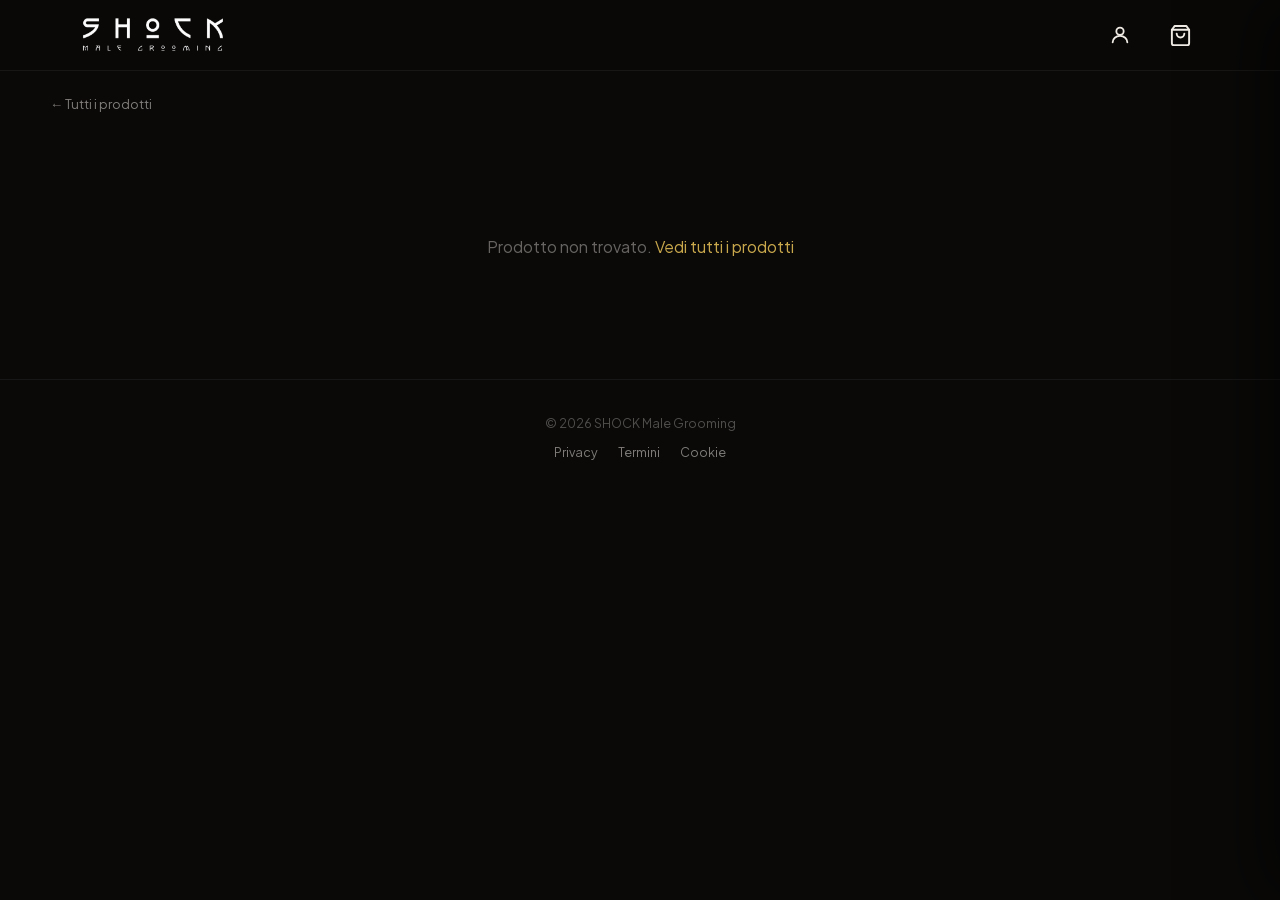
<file: prodotto.html>
<!DOCTYPE html>
<html lang="it" class="chakra_petch_13432d97-module__uwhhyG__variable plus_jakarta_sans_977d070a-module__D5mM4W__variable h-full">
<head>
<meta charSet="utf-8"/>
<meta name="viewport" content="width=device-width, initial-scale=1"/>
<link rel="preload" href="/_next/static/media/374a88ea0960b3d4-s.p.2fz20jxmyia8o.woff2" as="font" crossorigin="" type="font/woff2"/>
<link rel="preload" href="/_next/static/media/638f182e7ded7477-s.p.1yexyk_f9-p2r.woff2" as="font" crossorigin="" type="font/woff2"/>
<link rel="preload" href="/_next/static/media/dc0c65e819e3bb6c-s.p.1d4mg4yt567i3.woff2" as="font" crossorigin="" type="font/woff2"/>
<link rel="preload" href="/_next/static/media/fba5a26ea33df6a3-s.p.18rizl4rsrl42.woff2" as="font" crossorigin="" type="font/woff2"/>
<link rel="stylesheet" href="/_next/static/chunks/157p7ch9xsnj3.css" data-precedence="next"/>
<link rel="preload" as="image" href="/logo.png"/>
<title>Prodotto — SHOCK Male Grooming</title>
<meta name="description" content="Prodotto SHOCK Male Grooming."/>
<link rel="icon" href="/favicon.ico?v=shock2" sizes="any" type="image/x-icon"/>
<link rel="icon" href="/favicon-32x32.png?v=shock2" sizes="32x32" type="image/png"/>
<link rel="apple-touch-icon" href="/apple-touch-icon.png?v=shock2"/>
<style>
  *{box-sizing:border-box}
  body{margin:0;background:#0a0908;color:#f0ece5;font-family:var(--font-b,system-ui,sans-serif);-webkit-font-smoothing:antialiased;min-height:100vh}
  a{color:inherit}
  .wrap{max-width:1180px;margin:0 auto;padding:0 32px}
  header.sh{position:sticky;top:0;z-index:100;background:rgba(10,9,8,.82);backdrop-filter:blur(14px);border-bottom:1px solid rgba(255,255,255,.06)}
  .sh-in{max-width:1180px;margin:0 auto;padding:16px 32px;display:flex;align-items:center;justify-content:space-between;gap:16px}
  .sh-logo img{height:38px;width:auto;display:block}
  .sh-nav{display:flex;align-items:center;gap:26px}
  .sh-nav a.lnk{text-decoration:none;font-size:.82rem;letter-spacing:.03em;color:rgba(240,236,229,.7)}
  .sh-nav a.lnk:hover{color:#f0ece5}
  .icon-btn{background:none;border:none;cursor:pointer;padding:6px;display:flex;align-items:center;color:#f0ece5;position:relative}
  .cart-badge{position:absolute;top:-4px;right:-4px;background:#c9a84c;color:#0a0908;font-size:.62rem;font-weight:800;min-width:17px;height:17px;border-radius:100px;display:none;align-items:center;justify-content:center;padding:0 4px;font-family:var(--font-b,sans-serif)}
  .crumb{padding:20px 0 0}
  .crumb a{display:inline-flex;align-items:center;gap:6px;text-decoration:none;color:rgba(240,236,229,.5);font-size:.82rem;transition:color .2s}
  .crumb a:hover{color:#f0ece5}
  .pd{display:grid;grid-template-columns:1.05fr 1fr;gap:64px;padding:30px 0 64px;align-items:start}
  /* gallery */
  .gal-main{aspect-ratio:1/1;background:#141312;border-radius:12px;overflow:hidden}
  .gal-main img{width:100%;height:100%;object-fit:cover}
  .gal-thumbs{display:flex;gap:10px;margin-top:12px;flex-wrap:wrap}
  .gal-thumbs button{width:60px;height:60px;border-radius:8px;overflow:hidden;border:1px solid rgba(255,255,255,.08);background:#141312;cursor:pointer;padding:0;opacity:.55;transition:opacity .2s}
  .gal-thumbs button.on{opacity:1;border-color:rgba(255,255,255,.2)}
  .gal-thumbs img{width:100%;height:100%;object-fit:cover}
  .gal-sticky{position:sticky;top:90px}
  /* info */
  .ptype{color:rgba(240,236,229,.4);font-size:.74rem;letter-spacing:.08em;text-transform:uppercase;font-weight:600;margin:0 0 10px}
  .pd h1{font-family:var(--font-brand);font-weight:700;font-size:clamp(1.8rem,3.6vw,2.6rem);line-height:1.08;margin:0 0 14px}
  .rate{display:flex;align-items:center;gap:8px;margin-bottom:18px}
  .stars{color:#c9a84c;font-size:.92rem;letter-spacing:1px}
  .rate span{color:rgba(240,236,229,.4);font-size:.78rem}
  .price{display:flex;align-items:baseline;gap:10px;margin-bottom:22px}
  .price .now{font-size:1.5rem;font-weight:600}
  .price .was{color:rgba(240,236,229,.3);text-decoration:line-through;font-size:1rem}
  .price .off{color:#c9a84c;font-size:.78rem;font-weight:600}
  .desc{color:rgba(240,236,229,.62);line-height:1.7;font-size:.92rem;margin-bottom:0;padding-top:24px;border-top:1px solid rgba(255,255,255,.07)}
  .desc p{margin:0 0 12px}
  .desc strong{font-weight:600;color:#f0ece5}
  .desc ul{list-style:none;margin:0 0 12px;padding:0;display:flex;flex-direction:column;gap:6px}
  .desc li{padding-left:14px;position:relative;color:rgba(240,236,229,.62)}
  .desc li:before{content:"–";position:absolute;left:0;color:rgba(240,236,229,.3)}
  .desc em{color:rgba(240,236,229,.4);font-style:normal;font-size:.85rem}
  .opt{margin-bottom:20px}
  .opt-label{font-size:.74rem;color:rgba(240,236,229,.4);margin-bottom:9px;text-transform:uppercase;letter-spacing:.05em}
  .opt-vals{display:flex;gap:8px;flex-wrap:wrap}
  .opt-vals button{background:transparent;border:1px solid rgba(255,255,255,.15);color:rgba(240,236,229,.8);border-radius:100px;padding:8px 16px;font-size:.82rem;cursor:pointer;transition:all .18s;font-family:var(--font-b,sans-serif)}
  .opt-vals button.on{background:#f0ece5;color:#0a0908;border-color:#f0ece5;font-weight:600}
  .opt-vals button.dis{opacity:.3;text-decoration:line-through;cursor:not-allowed}
  .buybar{display:flex;gap:10px;margin:4px 0 12px}
  .qty{display:flex;align-items:center;border:1px solid rgba(255,255,255,.15);border-radius:100px;flex-shrink:0}
  .qty button{background:none;border:none;color:#f0ece5;width:40px;height:50px;font-size:1.1rem;cursor:pointer}
  .qty span{min-width:24px;text-align:center;font-size:.95rem}
  .buy{flex:1;background:#f0ece5;color:#0a0908;border:none;border-radius:100px;padding:15px;font-weight:600;font-size:.88rem;letter-spacing:.02em;cursor:pointer;font-family:var(--font-b,sans-serif);transition:background .2s}
  .buy:hover{background:#fff}
  .buy:disabled{background:rgba(255,255,255,.1);color:rgba(255,255,255,.35);cursor:not-allowed}
  .stock{font-size:.76rem;margin-bottom:16px;color:rgba(240,236,229,.4)}
  .stock.ok{color:rgba(240,236,229,.4)}.stock.low{color:#c9a84c}.stock.no{color:rgba(240,236,229,.3)}
  .micro{color:rgba(240,236,229,.32);font-size:.72rem;margin:0 0 20px}
  /* reviews */
  .reviews{max-width:1180px;margin:0 auto;padding:0 32px 100px}
  .reviews h2{font-family:var(--font-brand);font-weight:700;font-size:1.35rem;margin:0 0 8px}
  .rev-sum{display:flex;align-items:center;gap:12px;margin-bottom:26px;color:rgba(240,236,229,.4);font-size:.82rem}
  .rev-grid{display:grid;grid-template-columns:repeat(3,1fr);gap:24px}
  .rev{padding-top:16px;border-top:1px solid rgba(255,255,255,.07)}
  .rev .top{display:flex;align-items:center;justify-content:space-between;margin-bottom:8px}
  .rev .who{font-weight:600;font-size:.85rem;color:rgba(240,236,229,.85)}
  .rev .ver{color:rgba(123,191,123,.7);font-size:.66rem;font-weight:600}
  .rev .stars{font-size:.8rem;margin-bottom:8px}
  .rev p{color:rgba(240,236,229,.5);font-size:.85rem;line-height:1.6;margin:0}
  .placeholder-note{margin-top:20px;color:rgba(240,236,229,.3);font-size:.72rem;text-align:center}
  .loadwrap{padding:120px 20px;text-align:center;color:rgba(240,236,229,.4)}
  footer.sf{border-top:1px solid rgba(255,255,255,.06);padding:34px 0;text-align:center;color:rgba(240,236,229,.3);font-size:.78rem}
  footer.sf a{color:rgba(240,236,229,.5);text-decoration:none;margin:0 10px}
  /* Tablet e sotto: colonna singola, immagine centrata, recensioni 2 colonne */
  @media(max-width:1000px){
    .pd{grid-template-columns:1fr;gap:28px;padding:22px 0 50px}
    .gal-sticky{position:static;max-width:440px;margin:0 auto;width:100%}
    .info{max-width:560px;margin:0 auto;width:100%}
    .rev-grid{grid-template-columns:1fr 1fr}
    .sh-nav a.lnk{display:none}
  }
  /* Telefono */
  @media(max-width:640px){
    .wrap,.sh-in,.reviews{padding-left:16px;padding-right:16px}
    .sh-in{padding-top:13px;padding-bottom:13px}
    .sh-logo img{height:32px}
    .pd{gap:20px;padding:14px 0 40px}
    .gal-main{border-radius:14px}
    .gal-thumbs button{width:56px;height:56px}
    .pd h1{font-size:clamp(1.5rem,7vw,2rem);margin-bottom:14px}
    .price .now{font-size:1.3rem}
    .buy{padding:14px;font-size:.85rem}
    .qty button{width:40px;height:48px}
    .rev-grid{grid-template-columns:1fr;gap:0}
    .rev{padding:18px 0}
    .reviews h2{font-size:1.2rem}
    .icon-btn{padding:8px}
  }
</style>
</head>
<body>
<header class="sh">
  <div class="sh-in">
    <a class="sh-logo" href="/" aria-label="SHOCK Male Grooming"><img src="/logo.png" alt="Shock Male Grooming"/></a>
    <nav class="sh-nav">
      <a class="icon-btn" href="/" aria-label="Account">
        <svg width="22" height="22" viewBox="0 0 24 24" fill="none" stroke="currentColor" stroke-width="2" stroke-linecap="round" stroke-linejoin="round"><circle cx="12" cy="8" r="4"></circle><path d="M4 20c0-4 3.6-7 8-7s8 3 8 7"></path></svg>
      </a>
      <button class="icon-btn" data-cart-open aria-label="Carrello">
        <svg width="23" height="23" viewBox="0 0 24 24" fill="none" stroke="currentColor" stroke-width="2" stroke-linecap="round" stroke-linejoin="round"><path d="M6 2 3 6v14a2 2 0 0 0 2 2h14a2 2 0 0 0 2-2V6l-3-4Z"></path><path d="M3 6h18"></path><path d="M16 10a4 4 0 0 1-8 0"></path></svg>
        <span class="cart-badge" data-cart-count>0</span>
      </button>
    </nav>
  </div>
</header>

<div class="wrap crumb"><a href="/prodotti">← Tutti i prodotti</a></div>
<main id="main"><div class="loadwrap">Caricamento prodotto…</div></main>
<section class="reviews" id="reviews" style="display:none"></section>

<footer class="sf">
  <div>© <span id="yr"></span> SHOCK Male Grooming</div>
  <div style="margin-top:10px"><a href="/privacy">Privacy</a><a href="/termini">Termini</a><a href="/cookie">Cookie</a></div>
</footer>

<script src="/shock-content.js?v=4"></script>
<script src="/shock-shop.js?v=5"></script>
<script>
(function(){
  document.getElementById("yr").textContent=new Date().getFullYear();
  var money=window.ShockShop.money, main=document.getElementById("main"), revEl=document.getElementById("reviews");
  var params=new URLSearchParams(location.search), handle=params.get("handle");
  if(!handle){main.innerHTML='<div class="loadwrap">Prodotto non trovato. <a href="/prodotti" style="color:#c9a84c">Vedi tutti i prodotti</a></div>';return;}

  var Q="query($handle:String!){product(handle:$handle){"+
    "id handle title descriptionHtml productType availableForSale "+
    "featuredImage{url altText} images(first:12){edges{node{url altText}}} "+
    "options{name values} "+
    "priceRange{minVariantPrice{amount currencyCode}} "+
    "compareAtPriceRange{minVariantPrice{amount currencyCode}} "+
    "variants(first:100){edges{node{id title availableForSale quantityAvailable selectedOptions{name value} price{amount currencyCode} compareAtPrice{amount currencyCode} image{url}}}}"+
    "}}";

  // recensioni segnaposto stabili per handle
  function seeded(h){var s=0;for(var i=0;i<h.length;i++)s=(s*31+h.charCodeAt(i))>>>0;return function(){s=(s*1103515245+12345)>>>0;return s/4294967295;};}
  var NAMES=["Marco R.","Luca B.","Andrea F.","Giovanni P.","Matteo S.","Davide C.","Simone T.","Francesco G.","Alessandro M.","Riccardo V."];
  var TXT=["Prodotto top, tenuta perfetta per tutto il giorno.","Profumo fantastico e finish naturale. Lo ricompro.","Qualità da salone, si sente la differenza.","Arrivato in pochi giorni, risultato eccellente.","Il migliore che abbia provato finora.","Ottimo rapporto qualità-prezzo, consigliatissimo.","Basta poco prodotto e l'effetto dura tutto il giorno.","Effetto professionale anche a casa. Promosso.","Non lo cambio più, esattamente come lo cercavo.","Facile da usare e risultato immediato. Cinque stelle."];
  function reviews(h){
    var r=seeded(h),out=[],usedN={},usedT={};
    function pick(arr,used){var k;do{k=Math.floor(r()*arr.length);}while(used[k]&&Object.keys(used).length<arr.length);used[k]=1;return arr[k];}
    // Sempre 6 recensioni: riempiono righe complete in ogni layout (3 col desktop, 2 tablet, 1 telefono)
    for(var i=0;i<6;i++){out.push({who:pick(NAMES,usedN),stars:r()>0.22?5:4,txt:pick(TXT,usedT)});}
    var avg=out.reduce(function(a,b){return a+b.stars;},0)/out.length;
    return {list:out,avg:avg,count:41+Math.floor(r()*35)};
  }
  function starStr(n){return "★★★★★".slice(0,n)+"☆☆☆☆☆".slice(0,5-n);}

  var RETRY_BTN='<br><button onclick="location.reload()" style="margin-top:16px;background:#c9a84c;color:#0a0908;border:none;border-radius:100px;padding:10px 24px;font-weight:700;cursor:pointer;font-family:inherit">Riprova</button>';
  window.ShockShop.sfetch(Q,{handle:handle}).then(function(d){
    var p=d.product;
    if(!p){main.innerHTML='<div class="loadwrap">Prodotto non trovato. <a href="/prodotti" style="color:#c9a84c">Vedi tutti i prodotti</a></div>';return;}
    try{ render(p); }
    catch(err){
      console.error("Errore rendering prodotto:",err);
      main.innerHTML='<div class="loadwrap">Si è verificato un problema nel mostrare il prodotto.<br><span style="opacity:.6;font-size:.75rem">'+((err&&err.message)||"")+'</span>'+RETRY_BTN+'</div>';
    }
  }).catch(function(err){
    main.innerHTML='<div class="loadwrap">Errore nel caricamento.<br><span style="opacity:.6;font-size:.75rem">'+(err.message||"")+'</span>'+RETRY_BTN+'</div>';
  });

  function render(p){
    document.title=p.title+" — SHOCK Male Grooming";
    var imgs=p.images.edges.map(function(e){return e.node;});
    if(!imgs.length&&p.featuredImage)imgs=[p.featuredImage];
    var variants=p.variants.edges.map(function(e){return e.node;});
    var hasOptions=!(p.options.length===1&&p.options[0].name==="Title"&&p.options[0].values.length===1&&p.options[0].values[0]==="Default Title");
    var sel={}; p.options.forEach(function(o){sel[o.name]=o.values[0];});
    var rv=reviews(p.handle);
    var cont=(window.ShockContent&&window.ShockContent[p.handle])||null;
    // Se hai modificato la descrizione dall'admin (Shopify), mostra QUELLA.
    // Finché è ancora quella vecchia/generica, mostra il testo SHOCK curato.
    var shopDesc=p.descriptionHtml||"";
    var shopClean=shopDesc.replace(/<[^>]+>/g," ");
    var shopIsGeneric=shopClean.indexOf("MODELLA I TUOI CAPELLI")>=0||shopClean.trim().length<40;
    var descHtml=(!shopIsGeneric)?shopDesc:((cont&&cont.html)||shopDesc);
    var topLabel=(cont&&cont.tagline)||p.productType||"";

    function currentVariant(){
      return variants.find(function(v){return v.selectedOptions.every(function(so){return sel[so.name]===so.value;});})||variants[0];
    }
    function variantAvailable(optName,optVal){
      // c'è almeno una variante disponibile con questa combinazione parziale?
      var test={};for(var k in sel)test[k]=sel[k];test[optName]=optVal;
      return variants.some(function(v){return v.availableForSale&&v.selectedOptions.every(function(so){return test[so.name]===so.value;});});
    }

    main.innerHTML=
      '<div class="wrap"><div class="pd">'+
        '<div class="gal-sticky">'+
          '<div class="gal-main"><img id="galmain" src="'+(imgs[0]?imgs[0].url:"")+'" alt="'+(p.title)+'"></div>'+
          (imgs.length>1?'<div class="gal-thumbs" id="thumbs"></div>':'')+
        '</div>'+
        '<div class="info">'+
          (topLabel?'<p class="ptype">'+topLabel+'</p>':'')+
          '<h1>'+p.title+'</h1>'+
          '<div class="rate"><span class="stars">'+starStr(Math.round(rv.avg))+'</span><span>'+rv.avg.toFixed(1)+' · '+rv.count+' recensioni</span></div>'+
          '<div class="price" id="price"></div>'+
          '<div id="opts"></div>'+
          '<div class="stock" id="stock"></div>'+
          '<div class="buybar">'+
            '<div class="qty"><button id="qminus">−</button><span id="qval">1</span><button id="qplus">+</button></div>'+
            '<button class="buy" id="buy">Aggiungi al carrello</button>'+
          '</div>'+
          '<p class="micro">Spedizione 3-5 giorni · Checkout sicuro Shopify</p>'+
          '<div class="desc">'+descHtml+'</div>'+
        '</div>'+
      '</div></div>';

    var qty=1;
    var qval=document.getElementById("qval");
    document.getElementById("qminus").onclick=function(){if(qty>1){qty--;qval.textContent=qty;}};
    document.getElementById("qplus").onclick=function(){qty++;qval.textContent=qty;};

    // thumbnails
    if(imgs.length>1){
      var tw=document.getElementById("thumbs");
      imgs.forEach(function(im,i){
        var b=document.createElement("button");if(i===0)b.className="on";
        b.innerHTML='<img src="'+im.url+'" alt="">';
        b.onclick=function(){document.getElementById("galmain").src=im.url;tw.querySelectorAll("button").forEach(function(x){x.className="";});b.className="on";};
        tw.appendChild(b);
      });
    }

    function refresh(){
      var v=currentVariant();
      // prezzo
      var pr=v.price, cmp=v.compareAtPrice;
      var onSale=cmp&&parseFloat(cmp.amount)>parseFloat(pr.amount);
      var off=onSale?Math.round((1-parseFloat(pr.amount)/parseFloat(cmp.amount))*100):0;
      document.getElementById("price").innerHTML=
        '<span class="now">'+money(pr.amount,pr.currencyCode)+'</span>'+
        (onSale?'<span class="was">'+money(cmp.amount,cmp.currencyCode)+'</span><span class="off">-'+off+'%</span>':'');
      // immagine variante
      if(v.image&&v.image.url){document.getElementById("galmain").src=v.image.url;}
      // stock
      var st=document.getElementById("stock");
      if(!v.availableForSale){st.className="stock no";st.textContent="Non disponibile";}
      else if(v.quantityAvailable!=null&&v.quantityAvailable>0&&v.quantityAvailable<=5){st.className="stock low";st.textContent="Solo "+v.quantityAvailable+" rimasti in magazzino";}
      else{st.className="stock ok";st.textContent="Disponibile · pronto per la spedizione";}
      // buy button
      var buy=document.getElementById("buy");
      buy.disabled=!v.availableForSale;
      buy.textContent=v.availableForSale?"Aggiungi al carrello":"Esaurito";
      buy.onclick=function(){
        if(!v.availableForSale)return;
        buy.disabled=true;buy.textContent="Aggiunto ✓";
        window.ShockShop.addAndOpen(v.id,qty).finally(function(){setTimeout(function(){buy.disabled=false;buy.textContent="Aggiungi al carrello";},1000);});
      };
    }

    // opzioni
    if(hasOptions){
      var oc=document.getElementById("opts");
      oc.innerHTML=p.options.map(function(o){
        return '<div class="opt"><div class="opt-label">'+o.name+'</div><div class="opt-vals" data-opt="'+o.name+'">'+
          o.values.map(function(val){return '<button data-val="'+val.replace(/"/g,"&quot;")+'">'+val+'</button>';}).join("")+
          '</div></div>';
      }).join("");
      oc.querySelectorAll(".opt-vals").forEach(function(row){
        var oname=row.getAttribute("data-opt");
        function paint(){
          row.querySelectorAll("button").forEach(function(b){
            var val=b.getAttribute("data-val");
            b.className=(sel[oname]===val?"on":"")+(variantAvailable(oname,val)?"":" dis");
          });
        }
        row.querySelectorAll("button").forEach(function(b){
          b.onclick=function(){sel[oname]=b.getAttribute("data-val");oc.querySelectorAll(".opt-vals").forEach(function(r){});paint();refresh();
            // ridipingi tutte le righe (disponibilità dipende dalle altre scelte)
            oc.querySelectorAll(".opt-vals").forEach(function(r){var on=r.getAttribute("data-opt");r.querySelectorAll("button").forEach(function(bb){var vv=bb.getAttribute("data-val");bb.className=(sel[on]===vv?"on":"")+(variantAvailable(on,vv)?"":" dis");});});
          };
        });
        paint();
      });
    }
    refresh();

    // recensioni
    revEl.style.display="block";
    revEl.innerHTML=
      '<h2>Recensioni</h2>'+
      '<div class="rev-sum"><span class="stars" style="color:#c9a84c;font-size:1.1rem">'+starStr(Math.round(rv.avg))+'</span> <strong style="color:#f0ece5">'+rv.avg.toFixed(1)+'</strong> su 5 · basato su '+rv.count+' recensioni</div>'+
      '<div class="rev-grid">'+rv.list.map(function(r){
        return '<div class="rev"><div class="top"><span class="who">'+r.who+'</span><span class="ver">✓ Acquisto verificato</span></div>'+
          '<div class="stars" style="color:#c9a84c">'+starStr(r.stars)+'</div><p>'+r.txt+'</p></div>';
      }).join("")+'</div>';
  }
})();
</script>
<script src="/shock-eye.js?v=1"></script><script src="/shock-nodrag.js?v=1"></script></body>
</html>
</file>
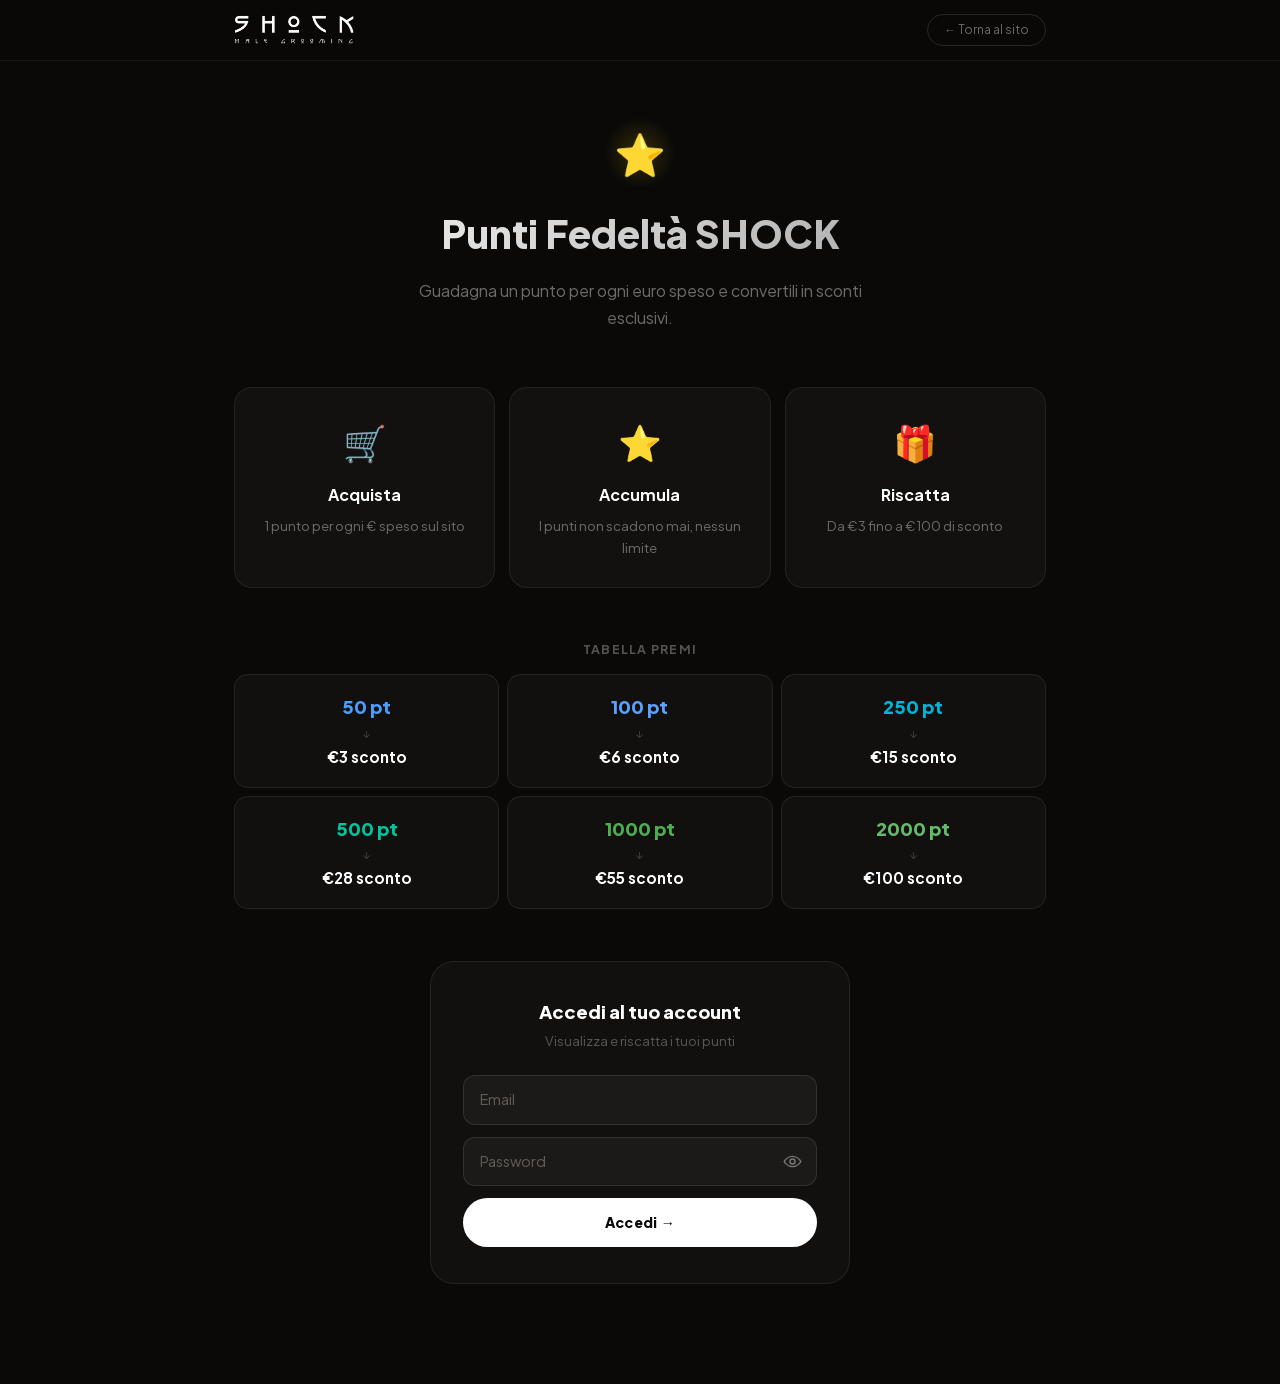
<file: punti.html>
<!DOCTYPE html><html lang="it" class="chakra_petch_13432d97-module__uwhhyG__variable plus_jakarta_sans_977d070a-module__D5mM4W__variable h-full"><head><meta charSet="utf-8"/><meta name="viewport" content="width=device-width, initial-scale=1"/><link rel="preload" href="/_next/static/media/374a88ea0960b3d4-s.p.2fz20jxmyia8o.woff2" as="font" crossorigin="" type="font/woff2"/><link rel="preload" href="/_next/static/media/638f182e7ded7477-s.p.1yexyk_f9-p2r.woff2" as="font" crossorigin="" type="font/woff2"/><link rel="preload" href="/_next/static/media/dc0c65e819e3bb6c-s.p.1d4mg4yt567i3.woff2" as="font" crossorigin="" type="font/woff2"/><link rel="preload" href="/_next/static/media/fba5a26ea33df6a3-s.p.18rizl4rsrl42.woff2" as="font" crossorigin="" type="font/woff2"/><link rel="preload" as="image" href="/logo.png"/><link rel="stylesheet" href="/_next/static/chunks/157p7ch9xsnj3.css" data-precedence="next"/><link rel="preload" as="script" fetchPriority="low" href="/_next/static/chunks/1jq4o6yq14o4c.js"/><script src="/_next/static/chunks/15orcrkp-_9ct.js" async=""></script><script src="/_next/static/chunks/2nykiepra7i1k.js" async=""></script><script src="/_next/static/chunks/082obv3v03b-9.js" async=""></script><script src="/_next/static/chunks/turbopack-25xwsny7hem7f.js" async=""></script><script src="/_next/static/chunks/05phuk-37bki9.js" async=""></script><script src="/_next/static/chunks/14mrh2-p_w84d.js" async=""></script><script src="/_next/static/chunks/shock-punti.js" async=""></script><meta name="next-size-adjust" content=""/><title>Punti Fedeltà — SHOCK Male Grooming</title><meta name="description" content="Il tuo programma punti SHOCK. Guadagna punti ad ogni acquisto e riscattali in sconti esclusivi."/><link rel="icon" href="/favicon.ico?v=shock2" sizes="any" type="image/x-icon"/><link rel="icon" href="/favicon-32x32.png?v=shock2" sizes="32x32" type="image/png"/><link rel="apple-touch-icon" href="/apple-touch-icon.png?v=shock2"/><script src="/_next/static/chunks/0cz1d0mv5g_q7.js" noModule=""></script><style>@media(max-width:640px){div[style*="grid-template-columns:repeat(3,1fr)"][style*="gap:14"]{grid-template-columns:1fr!important}input[style*="font-size:0.9rem"]{font-size:16px!important}}</style></head><body class="min-h-full flex flex-col"><div hidden=""><!--$--><!--/$--></div><div style="min-height:100vh;background:#0A0908;color:#fff;font-family:var(--font-b,sans-serif)"><div style="display:flex;align-items:center;justify-content:center;padding:120px 24px;text-align:center"><div><div style="font-size:3rem;margin-bottom:12px">⭐</div><p style="color:rgba(255,255,255,0.3);font-size:0.9rem">Caricamento Punti Fedeltà...</p></div></div></div><!--$--><!--/$--><script src="/_next/static/chunks/1jq4o6yq14o4c.js" id="_R_" async=""></script><script>(self.__next_f=self.__next_f||[]).push([0])</script><script>self.__next_f.push([1,"1:\"$Sreact.fragment\"\n2:I[80860,[\"/_next/static/chunks/05phuk-37bki9.js\",\"/_next/static/chunks/14mrh2-p_w84d.js\"],\"ShopifyProvider\"]\n3:I[39756,[\"/_next/static/chunks/05phuk-37bki9.js\",\"/_next/static/chunks/14mrh2-p_w84d.js\"],\"default\"]\n4:I[37457,[\"/_next/static/chunks/05phuk-37bki9.js\",\"/_next/static/chunks/14mrh2-p_w84d.js\"],\"default\"]\n5:I[47257,[\"/_next/static/chunks/05phuk-37bki9.js\",\"/_next/static/chunks/14mrh2-p_w84d.js\"],\"ClientPageRoot\"]\n6:I[55001,[\"/_next/static/chunks/05phuk-37bki9.js\",\"/_next/static/chunks/14mrh2-p_w84d.js\",\"/_next/static/chunks/shock-punti.js\"],\"default\"]\n9:I[97367,[\"/_next/static/chunks/05phuk-37bki9.js\",\"/_next/static/chunks/14mrh2-p_w84d.js\"],\"OutletBoundary\"]\na:\"$Sreact.suspense\"\nd:I[97367,[\"/_next/static/chunks/05phuk-37bki9.js\",\"/_next/static/chunks/14mrh2-p_w84d.js\"],\"ViewportBoundary\"]\nf:I[97367,[\"/_next/static/chunks/05phuk-37bki9.js\",\"/_next/static/chunks/14mrh2-p_w84d.js\"],\"MetadataBoundary\"]\n11:I[68027,[\"/_next/static/chunks/05phuk-37bki9.js\",\"/_next/static/chunks/14mrh2-p_w84d.js\"],\"default\",1]\n:HL[\"/_next/static/chunks/157p7ch9xsnj3.css\",\"style\"]\n"])</script><script>self.__next_f.push([1,"0:{\"P\":null,\"c\":[\"\",\"punti\"],\"q\":\"\",\"i\":false,\"f\":[[[\"\",{\"children\":[\"punti\",{\"children\":[\"__PAGE__\",{}]}]},\"$undefined\",\"$undefined\",16],[[\"\$\",\"\$1\",\"c\",{\"children\":[[[\"\$\",\"link\",\"0\",{\"rel\":\"stylesheet\",\"href\":\"/_next/static/chunks/157p7ch9xsnj3.css\",\"precedence\":\"next\",\"crossOrigin\":\"\$undefined\",\"nonce\":\"\$undefined\"}],[\"\$\",\"script\",\"script-0\",{\"src\":\"/_next/static/chunks/05phuk-37bki9.js\",\"async\":true,\"nonce\":\"\$undefined\"}],[\"\$\",\"script\",\"script-1\",{\"src\":\"/_next/static/chunks/14mrh2-p_w84d.js\",\"async\":true,\"nonce\":\"\$undefined\"}]],[\"\$\",\"html\",null,{\"lang\":\"it\",\"className\":\"chakra_petch_13432d97-module__uwhhyG__variable plus_jakarta_sans_977d070a-module__D5mM4W__variable h-full\",\"children\":[\"\$\",\"body\",null,{\"className\":\"min-h-full flex flex-col\",\"children\":[\"\$\",\"\$L2\",null,{\"children\":[\"\$\",\"\$L3\",null,{\"parallelRouterKey\":\"children\",\"error\":\"\$undefined\",\"errorStyles\":\"\$undefined\",\"errorScripts\":\"\$undefined\",\"template\":[\"\$\",\"\$L4\",null,{}],\"templateStyles\":\"\$undefined\",\"templateScripts\":\"\$undefined\",\"notFound\":[[[\"\$\",\"title\",null,{\"children\":\"404: This page could not be found.\"}]],[]],\"forbidden\":\"\$undefined\",\"unauthorized\":\"\$undefined\"}]}]}]}]]}],{\"children\":[[\"\$\",\"\$1\",\"c\",{\"children\":[null,[\"\$\",\"\$L3\",null,{\"parallelRouterKey\":\"children\",\"error\":\"\$undefined\",\"errorStyles\":\"\$undefined\",\"errorScripts\":\"\$undefined\",\"template\":[\"\$\",\"\$L4\",null,{}],\"templateStyles\":\"\$undefined\",\"templateScripts\":\"\$undefined\",\"notFound\":\"\$undefined\",\"forbidden\":\"\$undefined\",\"unauthorized\":\"\$undefined\"}]]}],{\"children\":[[\"\$\",\"\$1\",\"c\",{\"children\":[[\"\$\",\"\$L5\",null,{\"Component\":\"\$6\",\"serverProvidedParams\":{\"searchParams\":{},\"params\":{},\"promises\":[\"$@7\",\"$@8\"]}}],[[\"\$\",\"script\",\"script-0\",{\"src\":\"/_next/static/chunks/shock-punti.js\",\"async\":true,\"nonce\":\"\$undefined\"}]],[\"\$\",\"\$L9\",null,{\"children\":[\"\$\",\"\$a\",null,{\"name\":\"Next.MetadataOutlet\",\"children\":\"\$@b\"}]}]]}],{},null,false,null]},null,false,\"\$@c\"]},null,false,null],[\"\$\",\"\$1\",\"h\",{\"children\":[null,[\"\$\",\"\$Ld\",null,{\"children\":\"\$Le\"}],[\"\$\",\"div\",null,{\"hidden\":true,\"children\":[\"\$\",\"\$Lf\",null,{\"children\":[\"\$\",\"\$a\",null,{\"name\":\"Next.Metadata\",\"children\":\"\$L10\"}]}]}],[\"\$\",\"meta\",null,{\"name\":\"next-size-adjust\",\"content\":\"\"}]]}],false]],\"m\":\"\$undefined\",\"G\":[\"$11\",[[\"\$\",\"link\",\"0\",{\"rel\":\"stylesheet\",\"href\":\"/_next/static/chunks/157p7ch9xsnj3.css\",\"precedence\":\"next\",\"crossOrigin\":\"\$undefined\",\"nonce\":\"\$undefined\"}]]],\"S\":true,\"h\":null,\"s\":\"\$undefined\",\"l\":\"\$undefined\",\"p\":\"\$undefined\",\"d\":\"\$undefined\",\"b\":\"W8ehnRJcQr3dkfCkZMsD2\"}\n"])</script><script>self.__next_f.push([1,"12:[]\nc:\"$W12\"\n7:{}\n8:\"$0:f:0:1:1:children:1:children:0:props:children:0:props:serverProvidedParams:params\"\n"])</script><script>self.__next_f.push([1,"e:[[\"\$\",\"meta\",\"0\",{\"charSet\":\"utf-8\"}],[\"\$\",\"meta\",\"1\",{\"name\":\"viewport\",\"content\":\"width=device-width, initial-scale=1\"}]]\n"])</script><script>self.__next_f.push([1,"13:I[27201,[\"/_next/static/chunks/05phuk-37bki9.js\",\"/_next/static/chunks/14mrh2-p_w84d.js\"],\"IconMark\"]\nb:null\n10:[[\"\$\",\"title\",\"0\",{\"children\":\"Punti Fedelt\u00e0 \u2014 SHOCK Male Grooming\"}],[\"\$\",\"meta\",\"1\",{\"name\":\"description\",\"content\":\"Il tuo programma punti SHOCK.\"}],[\"\$\",\"link\",\"2\",{\"rel\":\"icon\",\"href\":\"/favicon.ico?v=shock2\",\"sizes\":\"any\",\"type\":\"image/x-icon\"}]]\n"])</script><script src="/shock-eye.js?v=1"></script><script src="/shock-nodrag.js?v=1"></script></body></html>
</file>
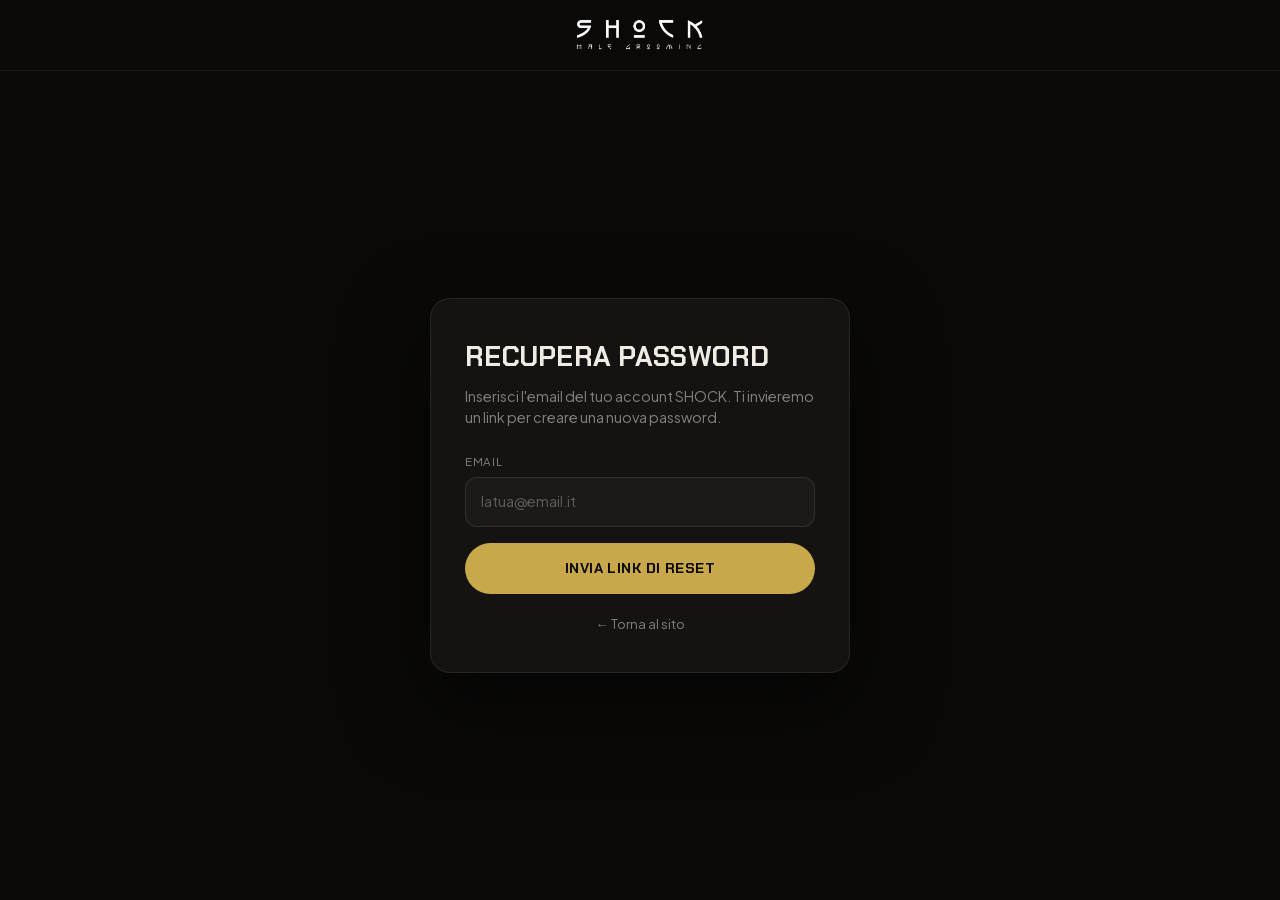
<file: recupera-password.html>
<!DOCTYPE html>
<html lang="it" class="chakra_petch_13432d97-module__uwhhyG__variable plus_jakarta_sans_977d070a-module__D5mM4W__variable h-full">
<head>
<meta charSet="utf-8"/>
<meta name="viewport" content="width=device-width, initial-scale=1"/>
<link rel="preload" href="/_next/static/media/374a88ea0960b3d4-s.p.2fz20jxmyia8o.woff2" as="font" crossorigin="" type="font/woff2"/>
<link rel="preload" href="/_next/static/media/638f182e7ded7477-s.p.1yexyk_f9-p2r.woff2" as="font" crossorigin="" type="font/woff2"/>
<link rel="preload" href="/_next/static/media/dc0c65e819e3bb6c-s.p.1d4mg4yt567i3.woff2" as="font" crossorigin="" type="font/woff2"/>
<link rel="preload" href="/_next/static/media/fba5a26ea33df6a3-s.p.18rizl4rsrl42.woff2" as="font" crossorigin="" type="font/woff2"/>
<link rel="stylesheet" href="/_next/static/chunks/157p7ch9xsnj3.css" data-precedence="next"/>
<link rel="preload" as="image" href="/logo.png"/>
<title>Recupera password — SHOCK Male Grooming</title>
<meta name="description" content="Recupera la password del tuo account SHOCK Male Grooming."/>
<link rel="icon" href="/favicon.ico?v=shock2" sizes="any" type="image/x-icon"/>
<link rel="icon" href="/favicon-32x32.png?v=shock2" sizes="32x32" type="image/png"/>
<link rel="apple-touch-icon" href="/apple-touch-icon.png?v=shock2"/>
<style>
  *{box-sizing:border-box}
  body{margin:0;background:#0a0908;color:#f0ece5;font-family:var(--font-b,system-ui,sans-serif);-webkit-font-smoothing:antialiased;min-height:100vh;display:flex;flex-direction:column}
  a{color:inherit}
  header.sh{padding:18px 0;border-bottom:1px solid rgba(255,255,255,.06)}
  .sh-in{max-width:1180px;margin:0 auto;padding:0 24px;display:flex;justify-content:center}
  .sh-in img{height:34px;width:auto;display:block}
  main{flex:1;display:flex;align-items:center;justify-content:center;padding:40px 20px}
  .card{background:#141312;border:1px solid rgba(255,255,255,.08);border-radius:20px;padding:38px 34px;width:100%;max-width:420px;box-shadow:0 30px 80px rgba(0,0,0,.5)}
  .card h1{font-family:var(--font-brand);font-weight:700;font-size:1.7rem;letter-spacing:.01em;margin:0 0 8px;text-transform:uppercase}
  .card p.sub{color:rgba(240,236,229,.5);font-size:.9rem;line-height:1.5;margin:0 0 24px}
  label{display:block;font-size:.72rem;color:rgba(240,236,229,.5);text-transform:uppercase;letter-spacing:.06em;margin-bottom:7px}
  input{width:100%;padding:13px 15px;background:#0a0908;border:1.5px solid rgba(255,255,255,.12);border-radius:10px;color:#fff;font-size:16px;font-family:inherit;outline:none;margin-bottom:16px}
  input:focus{border-color:#c9a84c}
  button.primary{width:100%;background:#c9a84c;color:#0a0908;border:none;border-radius:100px;padding:15px;font-weight:800;font-size:.9rem;letter-spacing:.03em;text-transform:uppercase;cursor:pointer;font-family:var(--font-brand);transition:filter .2s}
  button.primary:hover{filter:brightness(1.08)}
  button.primary:disabled{opacity:.6;cursor:default}
  .msg{font-size:.84rem;line-height:1.5;margin:0 0 16px;padding:12px 14px;border-radius:10px}
  .msg.ok{background:rgba(76,175,80,.12);color:#7bbf7b;border:1px solid rgba(76,175,80,.25)}
  .msg.err{background:rgba(239,68,68,.12);color:#e0685e;border:1px solid rgba(239,68,68,.25)}
  .back{display:block;text-align:center;margin-top:20px;color:rgba(240,236,229,.5);font-size:.82rem;text-decoration:none}
  .back:hover{color:#f0ece5}
</style>
</head>
<body>
<header class="sh"><div class="sh-in"><a href="/" aria-label="SHOCK Male Grooming"><img src="/logo.png" alt="Shock Male Grooming"/></a></div></header>
<main>
  <div class="card">
    <h1>Recupera password</h1>
    <p class="sub">Inserisci l'email del tuo account SHOCK. Ti invieremo un link per creare una nuova password.</p>
    <div id="msg"></div>
    <form id="form">
      <label for="email">Email</label>
      <input id="email" type="email" placeholder="latua@email.it" required autocomplete="email"/>
      <button class="primary" id="btn" type="submit">Invia link di reset</button>
    </form>
    <a class="back" href="/">← Torna al sito</a>
  </div>
</main>
<script>
(function(){
  var SURL="https://shock-male-grooming.myshopify.com/api/2024-01/graphql.json";
  var STOKEN="0a215f25881fcbcbd0a0a7d8405b7ff6";
  var form=document.getElementById("form"),btn=document.getElementById("btn"),msgEl=document.getElementById("msg"),email=document.getElementById("email");
  function show(kind,text){msgEl.innerHTML='<div class="msg '+kind+'">'+text+'</div>';}
  form.addEventListener("submit",function(e){
    e.preventDefault();
    var em=(email.value||"").trim();
    if(!em){show("err","Inserisci la tua email.");return;}
    btn.disabled=true;btn.textContent="Invio...";msgEl.innerHTML="";
    fetch(SURL,{method:"POST",headers:{"Content-Type":"application/json","X-Shopify-Storefront-Access-Token":STOKEN},
      body:JSON.stringify({query:"mutation r($email:String!){customerRecover(email:$email){customerUserErrors{message}}}",variables:{email:em}})})
    .then(function(r){return r.json();})
    .then(function(j){
      var er=j&&j.data&&j.data.customerRecover&&j.data.customerRecover.customerUserErrors;
      if(er&&er.length)throw new Error(er[0].message);
      show("ok","✅ Fatto! Se esiste un account con questa email, riceverai a breve il link per reimpostare la password. Controlla anche lo spam.");
      form.style.display="none";
    })
    .catch(function(err){show("err","Errore: "+(err.message||"riprova più tardi"));btn.disabled=false;btn.textContent="Invia link di reset";});
  });
})();
</script>
<script src="/shock-nodrag.js?v=1"></script></body>
</html>
</file>
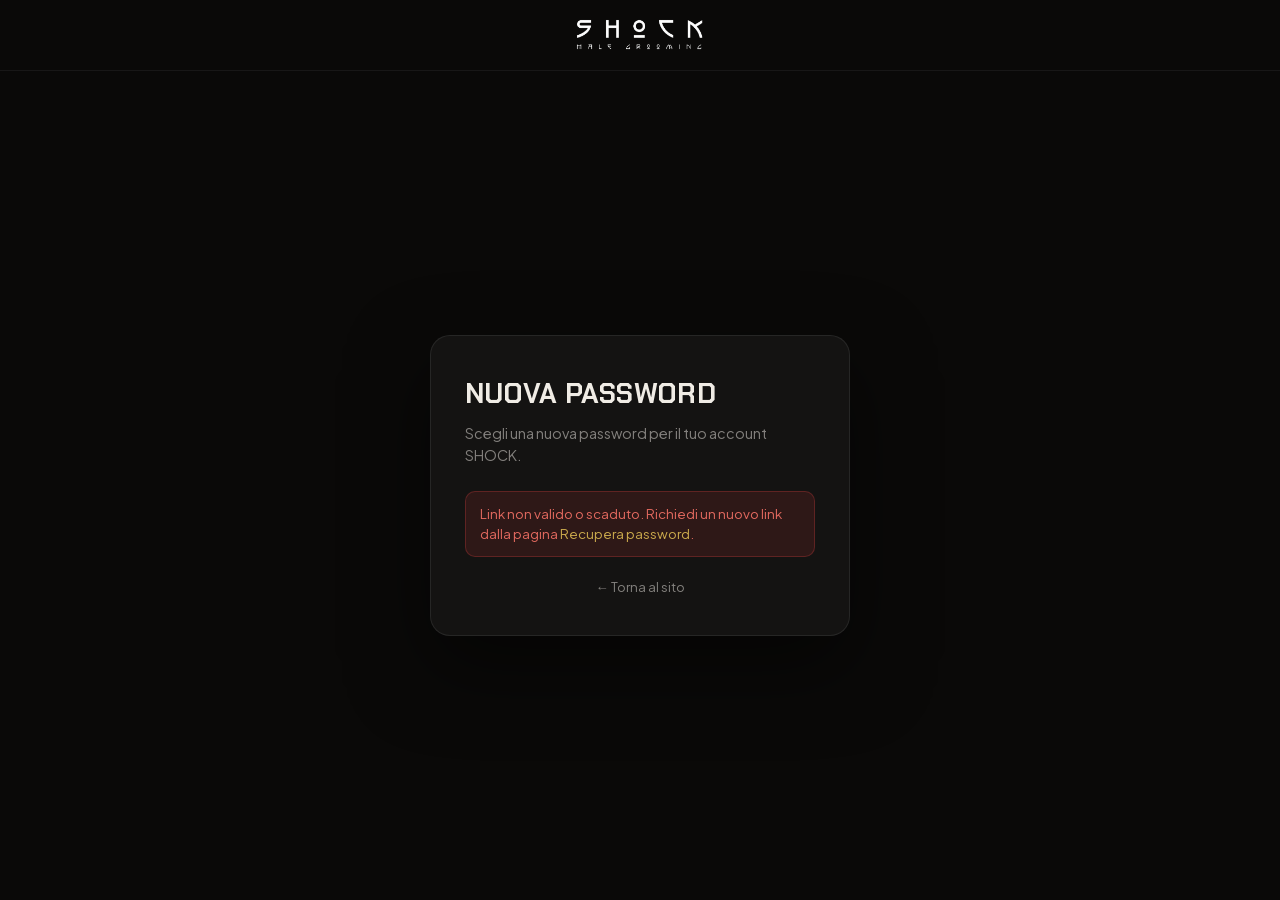
<file: reset-password.html>
<!DOCTYPE html>
<html lang="it" class="chakra_petch_13432d97-module__uwhhyG__variable plus_jakarta_sans_977d070a-module__D5mM4W__variable h-full">
<head>
<meta charSet="utf-8"/>
<meta name="viewport" content="width=device-width, initial-scale=1"/>
<link rel="preload" href="/_next/static/media/374a88ea0960b3d4-s.p.2fz20jxmyia8o.woff2" as="font" crossorigin="" type="font/woff2"/>
<link rel="preload" href="/_next/static/media/638f182e7ded7477-s.p.1yexyk_f9-p2r.woff2" as="font" crossorigin="" type="font/woff2"/>
<link rel="preload" href="/_next/static/media/dc0c65e819e3bb6c-s.p.1d4mg4yt567i3.woff2" as="font" crossorigin="" type="font/woff2"/>
<link rel="preload" href="/_next/static/media/fba5a26ea33df6a3-s.p.18rizl4rsrl42.woff2" as="font" crossorigin="" type="font/woff2"/>
<link rel="stylesheet" href="/_next/static/chunks/157p7ch9xsnj3.css" data-precedence="next"/>
<link rel="preload" as="image" href="/logo.png"/>
<title>Nuova password — SHOCK Male Grooming</title>
<meta name="description" content="Imposta una nuova password per il tuo account SHOCK Male Grooming."/>
<link rel="icon" href="/favicon.ico?v=shock2" sizes="any" type="image/x-icon"/>
<link rel="icon" href="/favicon-32x32.png?v=shock2" sizes="32x32" type="image/png"/>
<link rel="apple-touch-icon" href="/apple-touch-icon.png?v=shock2"/>
<style>
  *{box-sizing:border-box}
  body{margin:0;background:#0a0908;color:#f0ece5;font-family:var(--font-b,system-ui,sans-serif);-webkit-font-smoothing:antialiased;min-height:100vh;display:flex;flex-direction:column}
  a{color:inherit}
  header.sh{padding:18px 0;border-bottom:1px solid rgba(255,255,255,.06)}
  .sh-in{max-width:1180px;margin:0 auto;padding:0 24px;display:flex;justify-content:center}
  .sh-in img{height:34px;width:auto;display:block}
  main{flex:1;display:flex;align-items:center;justify-content:center;padding:40px 20px}
  .card{background:#141312;border:1px solid rgba(255,255,255,.08);border-radius:20px;padding:38px 34px;width:100%;max-width:420px;box-shadow:0 30px 80px rgba(0,0,0,.5)}
  .card h1{font-family:var(--font-brand);font-weight:700;font-size:1.7rem;letter-spacing:.01em;margin:0 0 8px;text-transform:uppercase}
  .card p.sub{color:rgba(240,236,229,.5);font-size:.9rem;line-height:1.5;margin:0 0 24px}
  label{display:block;font-size:.72rem;color:rgba(240,236,229,.5);text-transform:uppercase;letter-spacing:.06em;margin-bottom:7px}
  input{width:100%;padding:13px 15px;background:#0a0908;border:1.5px solid rgba(255,255,255,.12);border-radius:10px;color:#fff;font-size:16px;font-family:inherit;outline:none;margin-bottom:16px}
  input:focus{border-color:#c9a84c}
  button.primary{width:100%;background:#c9a84c;color:#0a0908;border:none;border-radius:100px;padding:15px;font-weight:800;font-size:.9rem;letter-spacing:.03em;text-transform:uppercase;cursor:pointer;font-family:var(--font-brand);transition:filter .2s}
  button.primary:hover{filter:brightness(1.08)}
  button.primary:disabled{opacity:.6;cursor:default}
  .msg{font-size:.84rem;line-height:1.5;margin:0 0 16px;padding:12px 14px;border-radius:10px}
  .msg.ok{background:rgba(76,175,80,.12);color:#7bbf7b;border:1px solid rgba(76,175,80,.25)}
  .msg.err{background:rgba(239,68,68,.12);color:#e0685e;border:1px solid rgba(239,68,68,.25)}
  .back{display:block;text-align:center;margin-top:20px;color:rgba(240,236,229,.5);font-size:.82rem;text-decoration:none}
  .back:hover{color:#f0ece5}
</style>
</head>
<body>
<header class="sh"><div class="sh-in"><a href="/" aria-label="SHOCK Male Grooming"><img src="/logo.png" alt="Shock Male Grooming"/></a></div></header>
<main>
  <div class="card">
    <h1>Nuova password</h1>
    <p class="sub">Scegli una nuova password per il tuo account SHOCK.</p>
    <div id="msg"></div>
    <form id="form">
      <label for="pw">Nuova password</label>
      <input id="pw" type="password" placeholder="Almeno 5 caratteri" minlength="5" required autocomplete="new-password"/>
      <label for="pw2">Conferma password</label>
      <input id="pw2" type="password" placeholder="Ripeti la password" minlength="5" required autocomplete="new-password"/>
      <button class="primary" id="btn" type="submit">Reimposta password</button>
    </form>
    <a class="back" href="/">← Torna al sito</a>
  </div>
</main>
<script>
(function(){
  var SURL="https://shock-male-grooming.myshopify.com/api/2024-01/graphql.json";
  var STOKEN="0a215f25881fcbcbd0a0a7d8405b7ff6";
  var form=document.getElementById("form"),btn=document.getElementById("btn"),msgEl=document.getElementById("msg"),pw=document.getElementById("pw"),pw2=document.getElementById("pw2");
  function show(kind,text){msgEl.innerHTML='<div class="msg '+kind+'">'+text+'</div>';}
  function gql(query,variables){return fetch(SURL,{method:"POST",headers:{"Content-Type":"application/json","X-Shopify-Storefront-Access-Token":STOKEN},body:JSON.stringify({query:query,variables:variables})}).then(function(r){return r.json();});}

  var params=new URLSearchParams(location.search);
  var rurl=params.get("rurl")||params.get("url")||"";
  try{ if(rurl && rurl.indexOf("http")!==0){ rurl=decodeURIComponent(rurl); } }catch(e){}
  // Shopify a volte passa l'url già come parametri separati (reset_url) — supportiamo anche il link nativo
  if(!rurl && params.get("id") && params.get("token")){
    rurl="https://shock-male-grooming.myshopify.com/account/reset/"+params.get("id")+"/"+params.get("token");
  }
  if(!rurl){
    form.style.display="none";
    show("err","Link non valido o scaduto. Richiedi un nuovo link dalla pagina <a href=\"/recupera-password\" style=\"color:#c9a84c\">Recupera password</a>.");
  }

  form.addEventListener("submit",function(e){
    e.preventDefault();
    var p1=pw.value||"",p2=pw2.value||"";
    if(p1.length<5){show("err","La password deve avere almeno 5 caratteri.");return;}
    if(p1!==p2){show("err","Le due password non coincidono.");return;}
    btn.disabled=true;btn.textContent="Reimposto...";msgEl.innerHTML="";
    gql("mutation reset($u:URL!,$p:String!){customerResetByUrl(resetUrl:$u,password:$p){customer{id email firstName}customerAccessToken{accessToken}customerUserErrors{message}}}",{u:rurl,p:p1})
    .then(function(j){
      if(j.errors&&j.errors.length)throw new Error("Il link non è più valido. Richiedine uno nuovo.");
      var res=j.data&&j.data.customerResetByUrl;
      if(res&&res.customerUserErrors&&res.customerUserErrors.length)throw new Error(res.customerUserErrors[0].message);
      var tok=res&&res.customerAccessToken&&res.customerAccessToken.accessToken;
      var cust=res&&res.customer;
      try{
        if(tok){localStorage.setItem("shopify_token",tok);}
        if(cust&&cust.email){localStorage.setItem("shopify_email",cust.email);}
        if(cust&&cust.firstName){localStorage.setItem("shopify_name",cust.firstName);}
      }catch(e){}
      show("ok","✅ Password aggiornata! Ti stiamo portando al sito, sei già connesso.");
      form.style.display="none";
      setTimeout(function(){location.href="/";},1600);
    })
    .catch(function(err){
      show("err","Errore: "+(err.message||"riprova")+' — puoi richiedere un nuovo link da <a href="/recupera-password" style="color:#c9a84c">Recupera password</a>.');
      btn.disabled=false;btn.textContent="Reimposta password";
    });
  });
})();
</script>
<script src="/shock-eye.js?v=1"></script><script src="/shock-nodrag.js?v=1"></script></body>
</html>
</file>
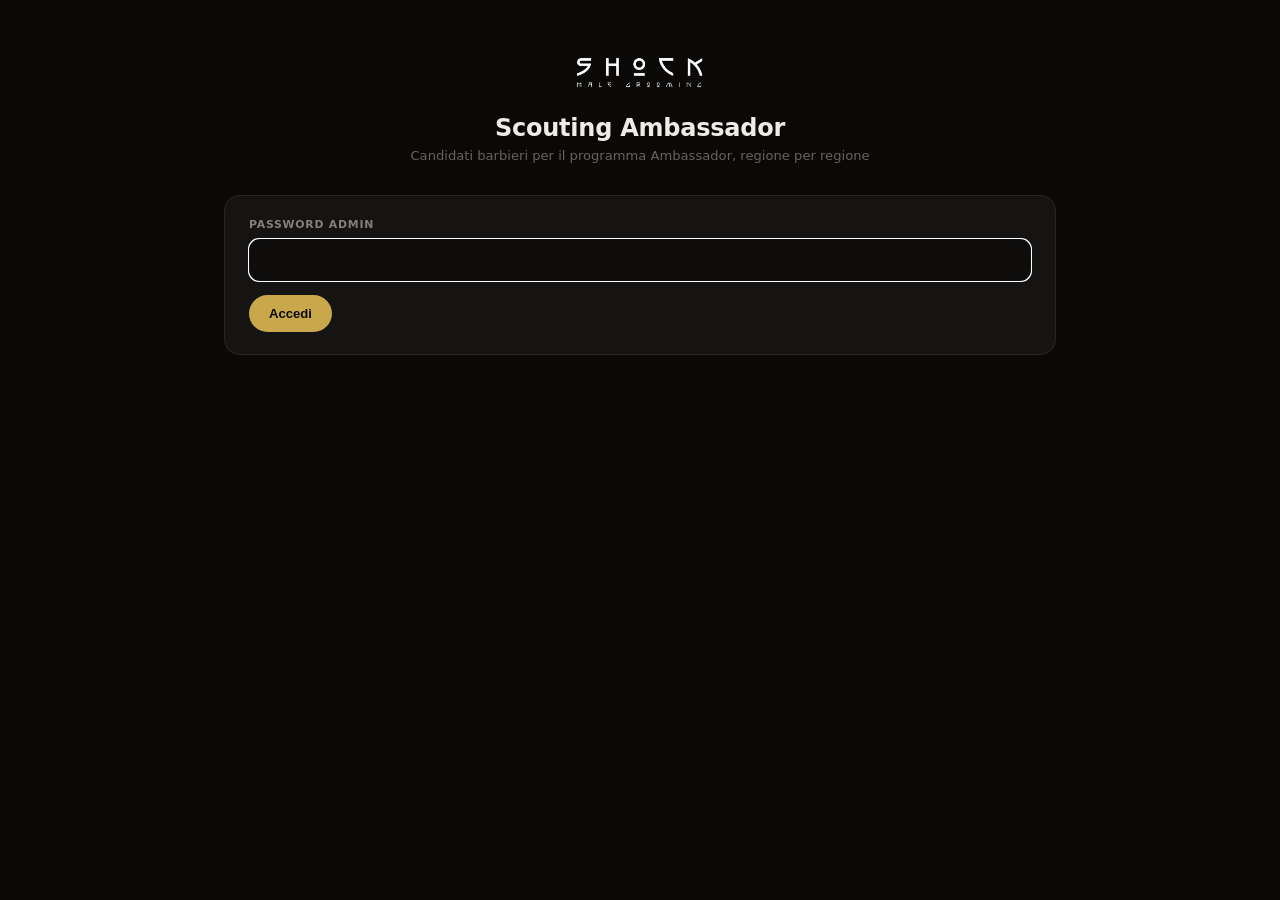
<file: scouting.html>
<!DOCTYPE html>
<html lang="it">
<head>
<meta charset="utf-8"/>
<meta name="viewport" content="width=device-width, initial-scale=1"/>
<link rel="preload" as="image" href="/logo.png"/>
<title>Scouting Ambassador — SHOCK Male Grooming</title>
<meta name="robots" content="noindex, nofollow"/>
<link rel="icon" href="/favicon.ico?v=shock2" sizes="any" type="image/x-icon"/>
<link rel="icon" href="/favicon-32x32.png?v=shock2" sizes="32x32" type="image/png"/>
<link rel="apple-touch-icon" href="/apple-touch-icon.png?v=shock2"/>
<style>
*{box-sizing:border-box}
body{margin:0;background:#0a0908;color:#f0ece5;font-family:system-ui,sans-serif;-webkit-font-smoothing:antialiased;min-height:100vh}
a{color:inherit}
.wrap{max-width:880px;margin:0 auto;padding:56px 24px 80px}
.logo{display:block;height:34px;width:auto;margin:0 auto 24px}
h1{font-size:1.5rem;font-weight:800;text-align:center;margin:0 0 6px;letter-spacing:-.01em}
.tagline{text-align:center;color:rgba(240,236,229,.4);font-size:.82rem;margin:0 0 32px}
.card{background:#161412;border:1px solid rgba(255,255,255,.08);border-radius:16px;padding:22px 24px;margin-bottom:20px}
label{display:block;font-size:.68rem;color:rgba(240,236,229,.5);text-transform:uppercase;letter-spacing:.07em;margin-bottom:8px;font-weight:700}
input,textarea{width:100%;padding:12px 14px;background:#0f0d0c;border:1px solid rgba(255,255,255,.12);border-radius:10px;color:#fff;font-size:.9rem;font-family:inherit;margin-bottom:14px;resize:vertical}
button{background:#c9a84c;color:#0a0908;border:none;border-radius:100px;padding:11px 20px;font-weight:700;font-size:.82rem;cursor:pointer;transition:filter .15s}
button:hover{filter:brightness(1.08)}
button:disabled{opacity:.55;cursor:default}
.btn-ghost{background:transparent;border:1px solid rgba(255,255,255,.18);color:rgba(240,236,229,.75)}
.btn-green{background:rgba(76,175,80,.15);color:#4CAF50;border:1px solid rgba(76,175,80,.35)}
.btn-red{background:rgba(224,104,94,.1);color:#e0685e;border:1px solid rgba(224,104,94,.28)}
.err{color:#e0685e;font-size:.82rem;margin-bottom:14px}
.msg{padding:10px 14px;border-radius:10px;margin-bottom:0;font-size:.85rem}
.msg.ok{background:rgba(76,175,80,.15);color:#4CAF50}
.msg.bad{background:rgba(224,104,94,.15);color:#e0685e}
.pending{background:rgba(255,193,7,.08);border:1px solid rgba(255,193,7,.3);color:#FFC107;font-size:.82rem;padding:9px 14px;border-radius:10px;margin-bottom:8px}
.region-head{display:flex;align-items:center;justify-content:space-between;gap:14px;margin:40px 0 16px;padding-bottom:12px;border-bottom:1px solid rgba(255,255,255,.08)}
.region-head h2{font-size:1.15rem;font-weight:800;color:#fff;margin:0;letter-spacing:-.01em}
.region-head .count{color:rgba(240,236,229,.35);font-weight:400;font-size:.78rem;margin-left:8px}
.region-head button{font-size:.74rem;padding:7px 15px;flex-shrink:0}
.cand{position:relative;background:linear-gradient(180deg,#19160f 0%,#161412 100%);border:1px solid rgba(255,255,255,.08);border-left:3px solid rgba(201,168,76,.5);border-radius:14px;padding:20px 22px;margin-bottom:16px}
.cand.conflict{border-left-color:#e0685e}
.cand-head{display:flex;justify-content:space-between;align-items:flex-start;gap:12px;margin-bottom:12px}
.cand-name{font-weight:800;font-size:1.1rem;color:#fff;letter-spacing:-.01em}
.cand-addr{color:rgba(240,236,229,.45);font-size:.8rem;margin-top:3px}
.cand-zone{color:rgba(240,236,229,.4);font-size:.76rem;font-style:italic;margin-top:3px}
.cand-actions{display:flex;gap:8px;flex-shrink:0}
.cand-actions button{padding:7px 13px;font-size:.73rem;border-radius:100px;white-space:nowrap}
.summary{color:rgba(240,236,229,.72);font-size:.86rem;line-height:1.55;margin:0 0 14px}
.warn-box{background:rgba(224,104,94,.1);border:1px solid rgba(224,104,94,.3);border-radius:10px;padding:10px 14px;font-size:.8rem;color:#e0685e;margin-bottom:14px;display:flex;gap:8px;align-items:flex-start;line-height:1.4}
.stats{display:grid;grid-template-columns:repeat(auto-fit,minmax(150px,1fr));gap:8px;margin-bottom:14px}
.stat{background:#0f0d0c;border-radius:9px;padding:10px 12px}
.stat-lbl{color:rgba(240,236,229,.35);font-size:.6rem;text-transform:uppercase;letter-spacing:.05em;margin-bottom:3px}
.stat-val{color:#fff;font-size:.84rem;font-weight:700}
.stat-sub{color:rgba(240,236,229,.4);font-size:.7rem;margin-top:2px;line-height:1.4}
.draft-wrap{background:#0f0d0c;border:1px solid rgba(201,168,76,.15);border-radius:12px;padding:14px 16px;margin-top:4px}
.draft-wrap label{margin-bottom:8px}
.draft{color:rgba(240,236,229,.78);font-size:.85rem;line-height:1.6;white-space:pre-wrap;margin-bottom:10px}
.empty{color:rgba(240,236,229,.25);font-size:.85rem;padding:4px 0 20px}
.contacted{opacity:.4}
details summary{color:rgba(240,236,229,.4);font-size:.8rem;cursor:pointer;margin:12px 0;user-select:none}
.topbar{display:flex;justify-content:space-between;align-items:center;gap:16px;margin-bottom:14px;min-height:20px}
.logout{background:none;border:none;color:rgba(240,236,229,.35);text-decoration:underline;font-size:.78rem;cursor:pointer;padding:0;flex-shrink:0}
.badge{display:inline-block;font-size:.62rem;font-weight:800;text-transform:uppercase;letter-spacing:.05em;padding:3px 9px;border-radius:100px;margin-left:8px;vertical-align:middle}
.badge-ok{background:rgba(76,175,80,.15);color:#4CAF50}
.badge-warn{background:rgba(224,104,94,.15);color:#e0685e}
</style>
</head>
<body>
<div class="wrap">
  <a href="/"><img class="logo" src="/logo.png" alt="Shock Male Grooming"></a>
  <h1>Scouting Ambassador</h1>
  <p class="tagline">Candidati barbieri per il programma Ambassador, regione per regione</p>
  <div id="app">
    <p style="text-align:center;color:rgba(240,236,229,.4);font-size:.85rem">Caricamento...</p>
  </div>
</div>
<script>
(function(){
  var app = document.getElementById("app");

  function esc(s){return String(s==null?"":s).replace(/[&<>"']/g,function(c){return {"&":"&amp;","<":"&lt;",">":"&gt;",'"':"&quot;","'":"&#39;"}[c];});}

  function getPwd(){ try{return sessionStorage.getItem("scouting_pwd")||"";}catch(e){return "";} }
  function setPwd(v){ try{sessionStorage.setItem("scouting_pwd",v);}catch(e){} }
  function clearPwd(){ try{sessionStorage.removeItem("scouting_pwd");}catch(e){} }

  function SCF(path, opts){
    opts = opts || {};
    var headers = Object.assign({"Content-Type":"application/json","X-Admin-Password":getPwd()}, opts.headers||{});
    return fetch("/api/scouting/"+path, Object.assign({}, opts, {headers:headers})).then(function(r){
      return r.text().then(function(tx){
        var data; try{data = tx?JSON.parse(tx):{};}catch(e){data={};}
        if(!r.ok){ throw new Error(data.error || ("HTTP "+r.status)); }
        return data;
      });
    });
  }

  function renderLogin(errMsg){
    app.innerHTML =
      (errMsg?'<p class="err">'+esc(errMsg)+'</p>':'')+
      '<div class="card">'+
        '<label>Password Admin</label>'+
        '<input type="password" id="pw-input">'+
        '<button id="pw-btn">Accedi</button>'+
      '</div>';
    var btn = document.getElementById("pw-btn");
    var inp = document.getElementById("pw-input");
    function tryLogin(){
      var v = inp.value.trim();
      if(!v){ renderLogin("Inserisci la password"); return; }
      btn.disabled = true; btn.textContent = "Accesso...";
      setPwd(v);
      SCF("regions").then(function(){
        renderApp();
      }).catch(function(e){
        clearPwd();
        renderLogin("Password errata o errore di connessione: "+(e.message||""));
      });
    }
    btn.addEventListener("click", tryLogin);
    inp.addEventListener("keydown", function(e){ if(e.key==="Enter") tryLogin(); });
    inp.focus();
  }

  var state = { regions: [], pending: [], candidates: [] };

  function flash(msg, ok){
    var el = document.getElementById("msg-area");
    if(!el) return;
    el.innerHTML = '<div class="msg '+(ok?"ok":"bad")+'">'+esc(msg)+'</div>';
    setTimeout(function(){ if(el) el.innerHTML=""; }, 5000);
  }

  function renderApp(){
    load();
  }

  function load(){
    Promise.all([SCF("regions"), SCF("list")]).then(function(res){
      state.regions = res[0].regions || [];
      state.pending = res[0].pending || [];
      state.candidates = res[1].candidates || [];
      draw();
    }).catch(function(e){
      clearPwd();
      renderLogin("Sessione scaduta o password non valida: "+(e.message||"")+" — accedi di nuovo.");
    });
  }

  function candidateCard(c){
    var isConflict = c.own_product_line === "yes";
    var ownLineLabel = c.own_product_line === "yes" ? "Sì, propria" : (c.own_product_line === "no" ? "No" : "Da verificare");
    var ownLineColor = c.own_product_line === "yes" ? "#e0685e" : (c.own_product_line === "no" ? "#4CAF50" : "rgba(240,236,229,.5)");

    var statsHtml =
      '<div class="stats">'+
        '<div class="stat"><div class="stat-lbl">Instagram</div><div class="stat-val">'+esc(c.instagram_handle||"—")+'</div>'+
          (c.instagram_followers||c.instagram_activity?'<div class="stat-sub">'+esc([c.instagram_followers,c.instagram_activity].filter(Boolean).join(" · "))+'</div>':'')+
        '</div>'+
        '<div class="stat"><div class="stat-lbl">Sito web</div><div class="stat-val" style="color:'+(c.has_website?"#4CAF50":"#e0685e")+'">'+(c.has_website?"Sì":"No")+'</div>'+
          (c.website_note?'<div class="stat-sub">'+esc(c.website_note)+'</div>':'')+
        '</div>'+
        '<div class="stat"><div class="stat-lbl">Recensioni</div><div class="stat-val">'+esc(c.reviews_rating||"—")+(c.reviews_count?' ('+esc(c.reviews_count)+')':'')+'</div></div>'+
        '<div class="stat"><div class="stat-lbl">Linea prodotti propria</div><div class="stat-val" style="color:'+ownLineColor+'">'+ownLineLabel+'</div>'+
          (c.own_product_line_note?'<div class="stat-sub">'+esc(c.own_product_line_note)+'</div>':'')+
        '</div>'+
      '</div>';

    var warnHtml = isConflict
      ? '<div class="warn-box">⚠️ <span>Ha già una propria linea di prodotti'+(c.own_product_line_note?': '+esc(c.own_product_line_note):'')+' — possibile conflitto di interesse, valuta con attenzione prima di contattarlo.</span></div>'
      : '';

    var draftHtml = c.draft_message
      ? '<div class="draft-wrap">'+
          '<label>Bozza messaggio</label>'+
          '<div class="draft">'+esc(c.draft_message)+'</div>'+
          '<button class="btn-ghost" data-copy="'+esc(c.id)+'" type="button">📋 Copia messaggio</button>'+
        '</div>'
      : '';

    return '<div class="cand'+(isConflict?" conflict":"")+'" data-id="'+esc(c.id)+'">'+
      '<div class="cand-head">'+
        '<div><div class="cand-name">'+esc(c.name)+(isConflict?'<span class="badge badge-warn">conflitto</span>':(c.reviews_rating&&parseFloat(c.reviews_rating)>=4.7?'<span class="badge badge-ok">ottimo</span>':''))+'</div>'+
          (c.address?'<div class="cand-addr">'+esc(c.address)+'</div>':'')+
          (c.zone_note?'<div class="cand-zone">'+esc(c.zone_note)+'</div>':'')+
        '</div>'+
        '<div class="cand-actions">'+
          (c.contacted
            ? '<button class="btn-ghost" data-toggle="'+esc(c.id)+'" type="button">↺ Riattiva</button>'
            : '<button class="btn-green" data-toggle="'+esc(c.id)+'" type="button">✓ Contattato</button>')+
          '<button class="btn-red" data-remove="'+esc(c.id)+'" type="button">Scarta</button>'+
        '</div>'+
      '</div>'+
      (c.summary?'<p class="summary">'+esc(c.summary)+'</p>':'')+
      warnHtml+
      statsHtml+
      draftHtml+
    '</div>';
  }

  function draw(){
    var byRegion = {};
    state.regions.forEach(function(r){ byRegion[r] = []; });
    state.candidates.forEach(function(c){
      if(!byRegion[c.region]) byRegion[c.region] = [];
      byRegion[c.region].push(c);
    });

    var pendingHtml = state.pending.length
      ? state.pending.map(function(p){
          return '<div class="pending">⏳ '+esc(p.region)+' — richiesta il '+new Date(p.requested_at).toLocaleDateString("it-IT")+'</div>';
        }).join("")
      : "";

    var regionsHtml = state.regions.map(function(region){
      var list = byRegion[region] || [];
      var active = list.filter(function(c){ return !c.contacted; });
      var done = list.filter(function(c){ return c.contacted; });
      var html = '<div class="region-head"><h2>'+esc(region)+' <span class="count">('+active.length+' da valutare'+(done.length?", "+done.length+" contattati":"")+')</span></h2>'+
        '<button class="btn-ghost" data-search="'+esc(region)+'" type="button">↻ Aggiorna ricerca</button></div>';
      if(!list.length){
        html += '<p class="empty">Nessun candidato ancora — premi "Aggiorna ricerca" e chiedi a Claude di cercarne.</p>';
      }
      html += active.map(candidateCard).join("");
      if(done.length){
        html += '<details><summary>Già contattati ('+done.length+')</summary>'+
          done.map(function(c){ return '<div class="contacted">'+candidateCard(c)+'</div>'; }).join("")+
        '</details>';
      }
      return html;
    }).join("");

    app.innerHTML =
      '<div class="topbar"><div id="msg-area" style="flex:1"></div><button class="logout" id="logout-btn" type="button">Esci</button></div>'+
      '<div class="card">'+
        '<label>Regioni attive (separate da virgola)</label>'+
        '<textarea id="regions-input" rows="2">'+esc(state.regions.join(", "))+'</textarea>'+
        '<button id="save-regions-btn" type="button">Salva regioni</button>'+
      '</div>'+
      pendingHtml+
      regionsHtml;

    document.getElementById("logout-btn").addEventListener("click", function(){
      clearPwd();
      renderLogin();
    });

    document.getElementById("save-regions-btn").addEventListener("click", function(){
      var list = document.getElementById("regions-input").value.split(",").map(function(s){return s.trim();}).filter(Boolean);
      SCF("regions", {method:"POST", body:JSON.stringify({regions:list})}).then(function(r){
        state.regions = r.regions || [];
        state.pending = r.pending || [];
        draw();
        flash("Regioni salvate", true);
      }).catch(function(e){ flash("Errore: "+(e.message||""), false); });
    });

    app.querySelectorAll("[data-search]").forEach(function(btn){
      btn.addEventListener("click", function(){
        var region = btn.getAttribute("data-search");
        var oldLabel = btn.textContent;
        btn.disabled = true;
        btn.textContent = "Ricerca in corso...";
        SCF("request-search", {method:"POST", body:JSON.stringify({region:region})}).then(function(r){
          state.candidates = r.candidates || state.candidates;
          draw();
          flash(r.added ? ("Trovati "+r.added+" nuovi candidati per "+region) : ("Nessun nuovo candidato per "+region+" (probabilmente già tutti in lista)"), true);
        }).catch(function(e){
          flash("Errore ricerca: "+(e.message||""), false);
          btn.disabled = false;
          btn.textContent = oldLabel;
        });
      });
    });

    app.querySelectorAll("[data-toggle]").forEach(function(btn){
      btn.addEventListener("click", function(){
        var id = btn.getAttribute("data-toggle");
        var c = state.candidates.find(function(x){ return x.id===id; });
        if(!c) return;
        SCF("update", {method:"POST", body:JSON.stringify({id:id, contacted:!c.contacted})}).then(function(r){
          var idx = state.candidates.findIndex(function(x){ return x.id===id; });
          state.candidates[idx] = r.candidate;
          draw();
        }).catch(function(e){ flash("Errore: "+(e.message||""), false); });
      });
    });

    app.querySelectorAll("[data-remove]").forEach(function(btn){
      btn.addEventListener("click", function(){
        var id = btn.getAttribute("data-remove");
        if(!window.confirm("Scartare definitivamente questo candidato?")) return;
        SCF("remove", {method:"POST", body:JSON.stringify({id:id})}).then(function(){
          state.candidates = state.candidates.filter(function(x){ return x.id!==id; });
          draw();
        }).catch(function(e){ flash("Errore: "+(e.message||""), false); });
      });
    });

    app.querySelectorAll("[data-copy]").forEach(function(btn){
      btn.addEventListener("click", function(){
        var id = btn.getAttribute("data-copy");
        var c = state.candidates.find(function(x){ return x.id===id; });
        if(!c) return;
        var orig = btn.textContent;
        var done = function(){ btn.textContent = "✓ Copiato"; setTimeout(function(){ btn.textContent = orig; }, 2000); };
        if(navigator.clipboard && navigator.clipboard.writeText){
          navigator.clipboard.writeText(c.draft_message||"").then(done).catch(done);
        } else {
          done();
        }
      });
    });
  }

  var existing = getPwd();
  if(existing){
    SCF("regions").then(function(){ renderApp(); }).catch(function(){ clearPwd(); renderLogin(); });
  } else {
    renderLogin();
  }
})();
</script>
</body>
</html>
</file>
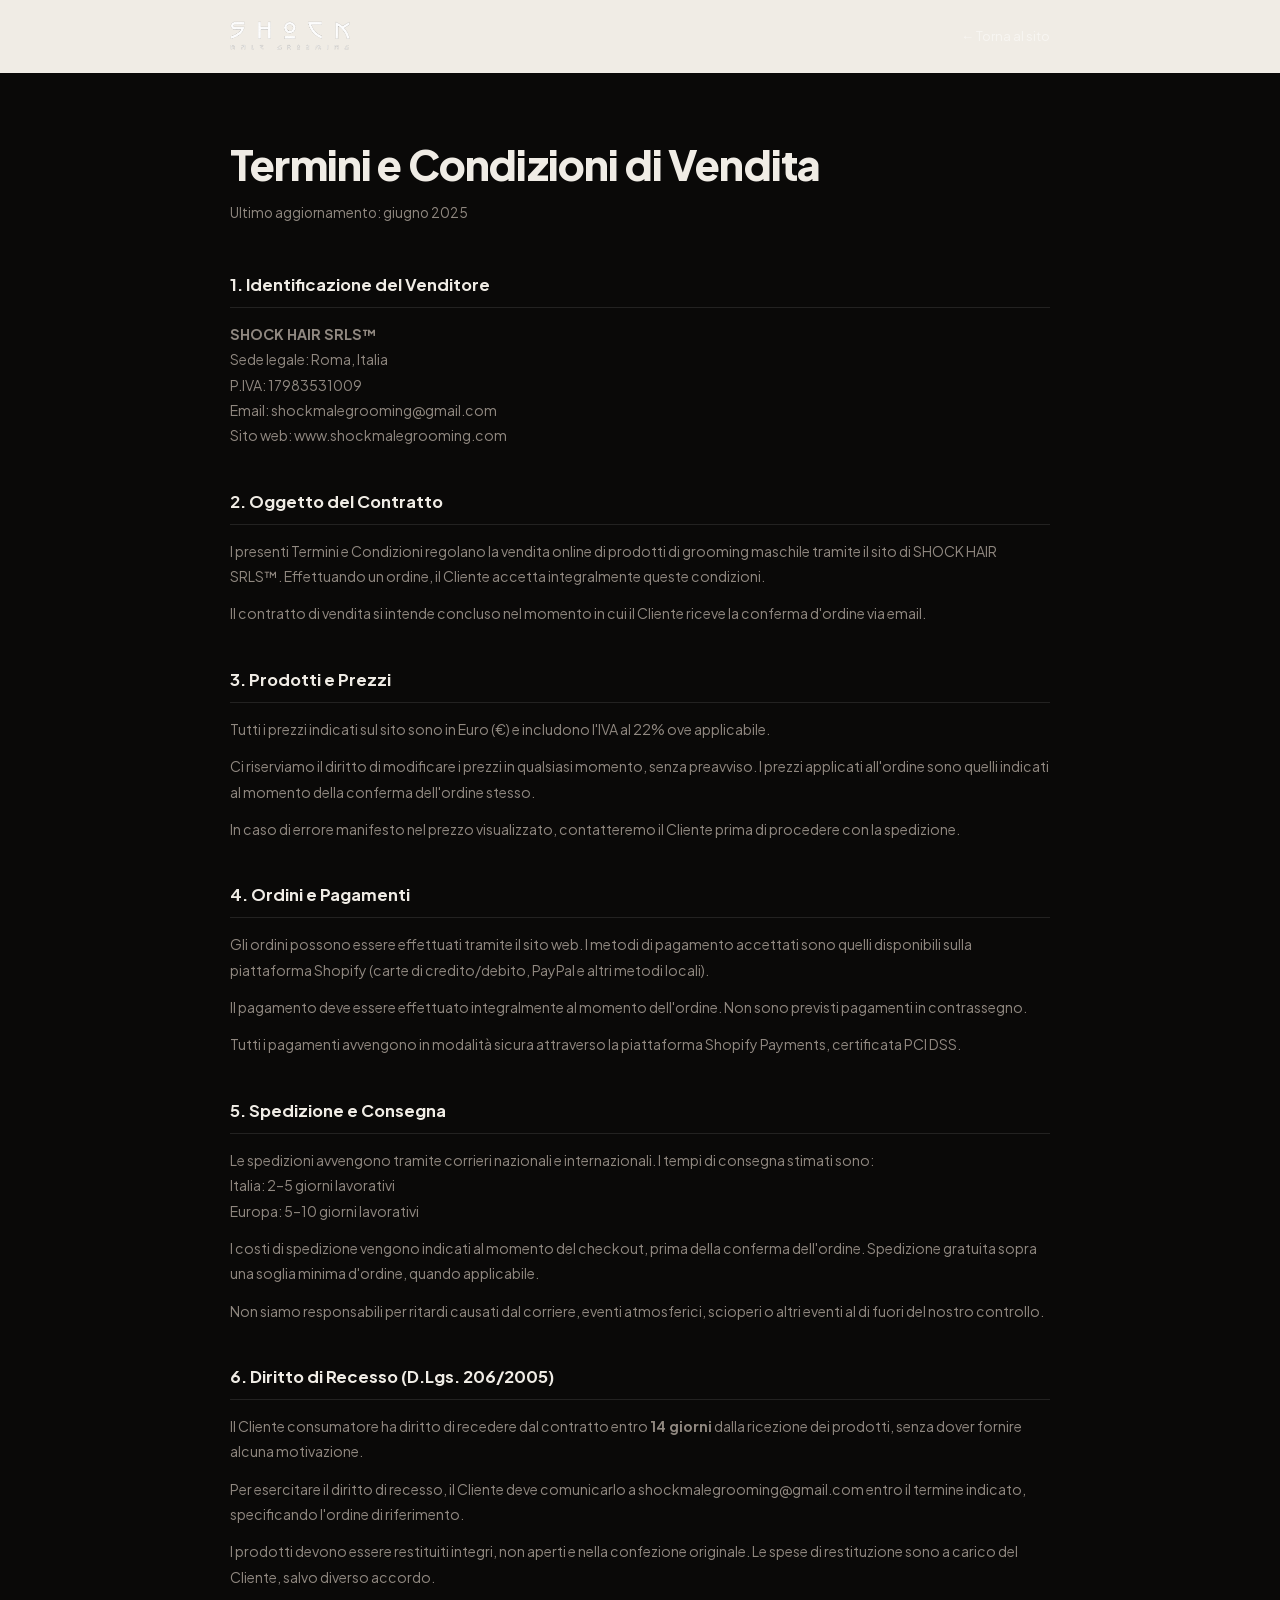
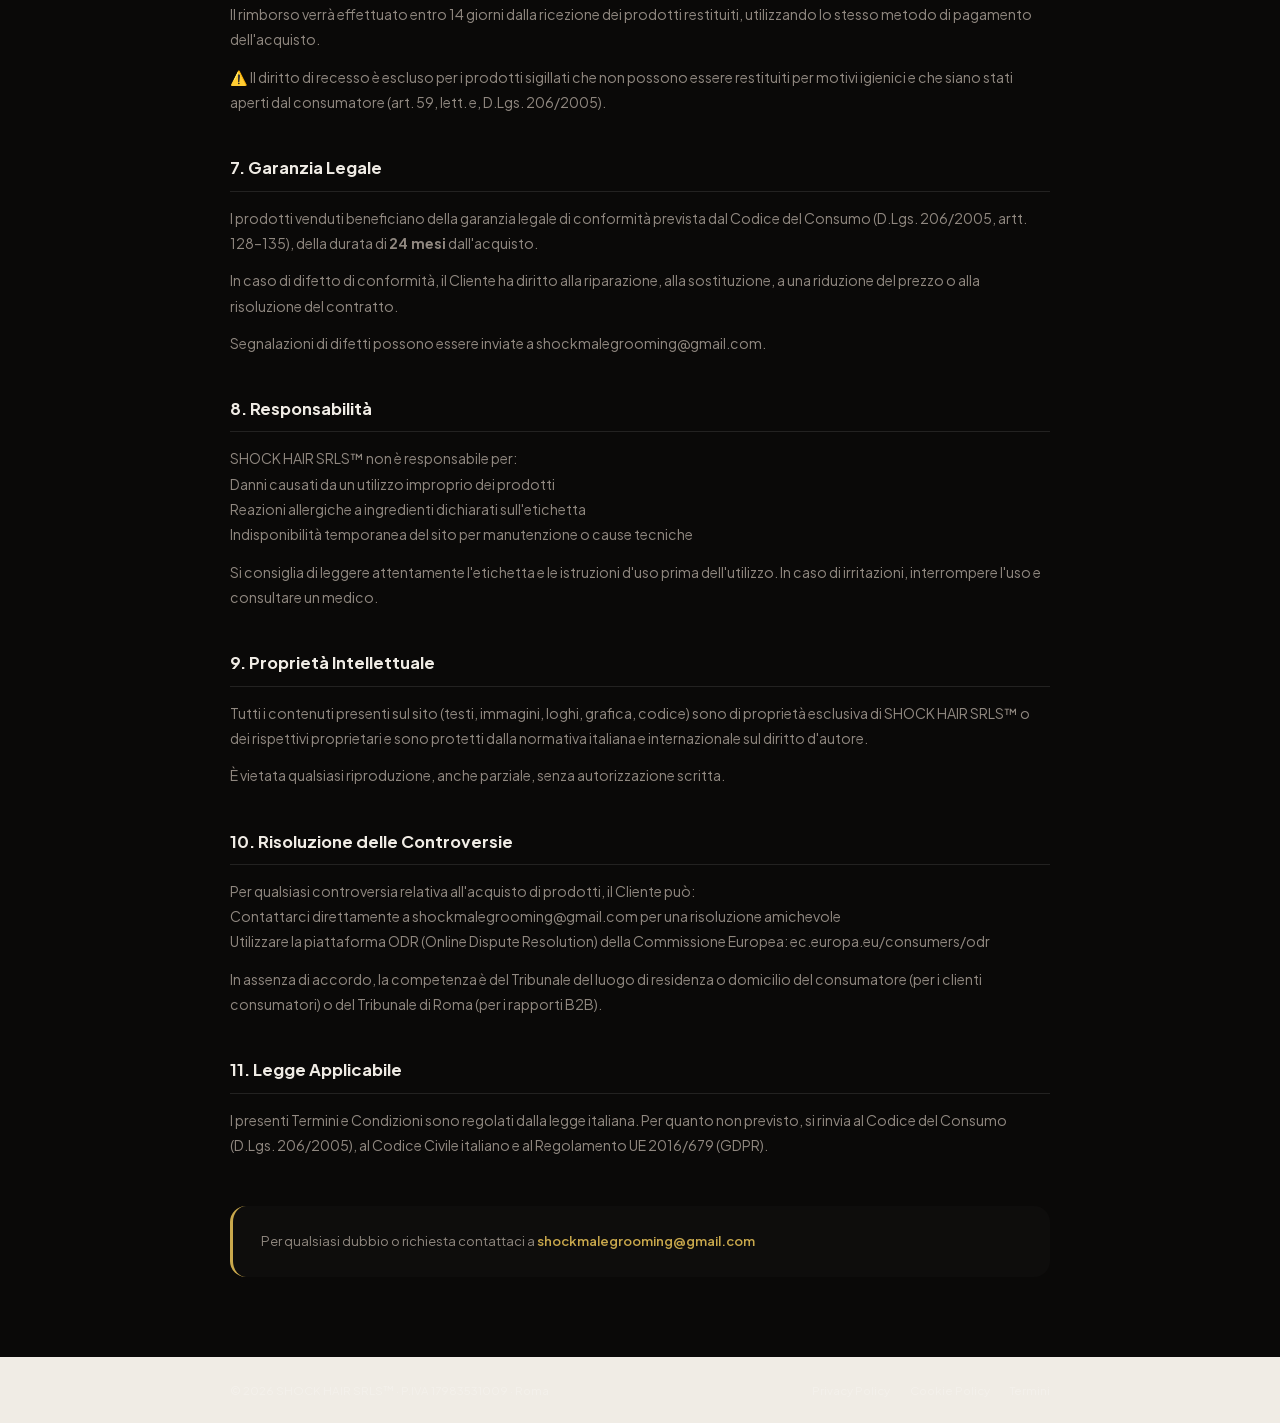
<file: termini.html>
<!DOCTYPE html><html lang="it" class="chakra_petch_13432d97-module__uwhhyG__variable plus_jakarta_sans_977d070a-module__D5mM4W__variable h-full"><head><meta charSet="utf-8"/><meta name="viewport" content="width=device-width, initial-scale=1"/><link rel="preload" href="/_next/static/media/374a88ea0960b3d4-s.p.2fz20jxmyia8o.woff2" as="font" crossorigin="" type="font/woff2"/><link rel="preload" href="/_next/static/media/638f182e7ded7477-s.p.1yexyk_f9-p2r.woff2" as="font" crossorigin="" type="font/woff2"/><link rel="preload" href="/_next/static/media/dc0c65e819e3bb6c-s.p.1d4mg4yt567i3.woff2" as="font" crossorigin="" type="font/woff2"/><link rel="preload" href="/_next/static/media/fba5a26ea33df6a3-s.p.18rizl4rsrl42.woff2" as="font" crossorigin="" type="font/woff2"/><link rel="preload" href="/logo.png" as="image"/><link rel="stylesheet" href="/_next/static/chunks/157p7ch9xsnj3.css" data-precedence="next"/><link rel="preload" as="script" fetchPriority="low" href="/_next/static/chunks/1jq4o6yq14o4c.js"/><script src="/_next/static/chunks/15orcrkp-_9ct.js" async=""></script><script src="/_next/static/chunks/2nykiepra7i1k.js" async=""></script><script src="/_next/static/chunks/082obv3v03b-9.js" async=""></script><script src="/_next/static/chunks/turbopack-25xwsny7hem7f.js" async=""></script><script src="/_next/static/chunks/05phuk-37bki9.js" async=""></script><script src="/_next/static/chunks/14mrh2-p_w84d.js" async=""></script><script src="/_next/static/chunks/1rxncug86bump.js" async=""></script><meta name="next-size-adjust" content=""/><title>Termini e Condizioni — SHOCK Male Grooming</title><meta name="description" content="Prodotti di grooming maschile professionali, formulati e testati in salone. Made in Italy."/><link rel="icon" href="/favicon.ico?v=shock2" sizes="any" type="image/x-icon"/><link rel="icon" href="/favicon-32x32.png?v=shock2" sizes="32x32" type="image/png"/><link rel="apple-touch-icon" href="/apple-touch-icon.png?v=shock2"/><script src="/_next/static/chunks/0cz1d0mv5g_q7.js" noModule=""></script></head><body class="min-h-full flex flex-col"><div hidden=""><!--$--><!--/$--></div><div style="background:var(--bg);min-height:100vh"><header style="background:var(--dark);padding:20px 0;border-bottom:1px solid rgba(255,255,255,0.06)"><div style="max-width:900px;margin:0 auto;padding:0 40px;display:flex;align-items:center;justify-content:space-between"><a href="/"><img src="/logo.png" alt="SHOCK Male Grooming" style="height:32px"/></a><a style="color:rgba(255,255,255,0.5);font-size:0.82rem;text-decoration:none" href="/">← Torna al sito</a></div></header><main style="max-width:900px;margin:0 auto;padding:60px 40px 80px"><h1 style="font-family:var(--font-h);font-size:clamp(1.8rem,4vw,2.6rem);font-weight:800;color:var(--dark);margin-bottom:8px;letter-spacing:-0.02em">Termini e Condizioni di Vendita</h1><p style="color:var(--mid);font-size:0.85rem;margin-bottom:48px">Ultimo aggiornamento: giugno 2025</p><section style="margin-bottom:40px"><h2 style="font-family:var(--font-h);font-size:1.05rem;font-weight:700;color:var(--dark);margin-bottom:14px;padding-bottom:10px;border-bottom:1px solid var(--border)">1. Identificazione del Venditore</h2><div style="color:var(--mid);font-size:0.88rem;line-height:1.8"><p><strong>SHOCK HAIR SRLS™</strong><br/>Sede legale: Roma, Italia<br/>P.IVA: 17983531009<br/>Email: <a href="mailto:shockmalegrooming@gmail.com">shockmalegrooming@gmail.com</a><br/>Sito web: www.shockmalegrooming.com</p></div></section><section style="margin-bottom:40px"><h2 style="font-family:var(--font-h);font-size:1.05rem;font-weight:700;color:var(--dark);margin-bottom:14px;padding-bottom:10px;border-bottom:1px solid var(--border)">2. Oggetto del Contratto</h2><div style="color:var(--mid);font-size:0.88rem;line-height:1.8"><p>I presenti Termini e Condizioni regolano la vendita online di prodotti di grooming maschile tramite il sito di SHOCK HAIR SRLS™. Effettuando un ordine, il Cliente accetta integralmente queste condizioni.</p><p style="margin-top:12px">Il contratto di vendita si intende concluso nel momento in cui il Cliente riceve la conferma d&#x27;ordine via email.</p></div></section><section style="margin-bottom:40px"><h2 style="font-family:var(--font-h);font-size:1.05rem;font-weight:700;color:var(--dark);margin-bottom:14px;padding-bottom:10px;border-bottom:1px solid var(--border)">3. Prodotti e Prezzi</h2><div style="color:var(--mid);font-size:0.88rem;line-height:1.8"><p>Tutti i prezzi indicati sul sito sono in Euro (€) e includono l&#x27;IVA al 22% ove applicabile.</p><p style="margin-top:12px">Ci riserviamo il diritto di modificare i prezzi in qualsiasi momento, senza preavviso. I prezzi applicati all&#x27;ordine sono quelli indicati al momento della conferma dell&#x27;ordine stesso.</p><p style="margin-top:12px">In caso di errore manifesto nel prezzo visualizzato, contatteremo il Cliente prima di procedere con la spedizione.</p></div></section><section style="margin-bottom:40px"><h2 style="font-family:var(--font-h);font-size:1.05rem;font-weight:700;color:var(--dark);margin-bottom:14px;padding-bottom:10px;border-bottom:1px solid var(--border)">4. Ordini e Pagamenti</h2><div style="color:var(--mid);font-size:0.88rem;line-height:1.8"><p>Gli ordini possono essere effettuati tramite il sito web. I metodi di pagamento accettati sono quelli disponibili sulla piattaforma Shopify (carte di credito/debito, PayPal e altri metodi locali).</p><p style="margin-top:12px">Il pagamento deve essere effettuato integralmente al momento dell&#x27;ordine. Non sono previsti pagamenti in contrassegno.</p><p style="margin-top:12px">Tutti i pagamenti avvengono in modalità sicura attraverso la piattaforma Shopify Payments, certificata PCI DSS.</p></div></section><section style="margin-bottom:40px"><h2 style="font-family:var(--font-h);font-size:1.05rem;font-weight:700;color:var(--dark);margin-bottom:14px;padding-bottom:10px;border-bottom:1px solid var(--border)">5. Spedizione e Consegna</h2><div style="color:var(--mid);font-size:0.88rem;line-height:1.8"><p>Le spedizioni avvengono tramite corrieri nazionali e internazionali. I tempi di consegna stimati sono:</p><ul><li>Italia: 2–5 giorni lavorativi</li><li>Europa: 5–10 giorni lavorativi</li></ul><p style="margin-top:12px">I costi di spedizione vengono indicati al momento del checkout, prima della conferma dell&#x27;ordine. Spedizione gratuita sopra una soglia minima d&#x27;ordine, quando applicabile.</p><p style="margin-top:12px">Non siamo responsabili per ritardi causati dal corriere, eventi atmosferici, scioperi o altri eventi al di fuori del nostro controllo.</p></div></section><section style="margin-bottom:40px"><h2 style="font-family:var(--font-h);font-size:1.05rem;font-weight:700;color:var(--dark);margin-bottom:14px;padding-bottom:10px;border-bottom:1px solid var(--border)">6. Diritto di Recesso (D.Lgs. 206/2005)</h2><div style="color:var(--mid);font-size:0.88rem;line-height:1.8"><p>Il Cliente consumatore ha diritto di recedere dal contratto entro <strong>14 giorni</strong> dalla ricezione dei prodotti, senza dover fornire alcuna motivazione.</p><p style="margin-top:12px">Per esercitare il diritto di recesso, il Cliente deve comunicarlo a <a href="mailto:shockmalegrooming@gmail.com">shockmalegrooming@gmail.com</a> entro il termine indicato, specificando l&#x27;ordine di riferimento.</p><p style="margin-top:12px">I prodotti devono essere restituiti integri, non aperti e nella confezione originale. Le spese di restituzione sono a carico del Cliente, salvo diverso accordo.</p><p style="margin-top:12px">Il rimborso verrà effettuato entro 14 giorni dalla ricezione dei prodotti restituiti, utilizzando lo stesso metodo di pagamento dell&#x27;acquisto.</p><p style="margin-top:12px">⚠️ Il diritto di recesso è escluso per i prodotti sigillati che non possono essere restituiti per motivi igienici e che siano stati aperti dal consumatore (art. 59, lett. e, D.Lgs. 206/2005).</p></div></section><section style="margin-bottom:40px"><h2 style="font-family:var(--font-h);font-size:1.05rem;font-weight:700;color:var(--dark);margin-bottom:14px;padding-bottom:10px;border-bottom:1px solid var(--border)">7. Garanzia Legale</h2><div style="color:var(--mid);font-size:0.88rem;line-height:1.8"><p>I prodotti venduti beneficiano della garanzia legale di conformità prevista dal Codice del Consumo (D.Lgs. 206/2005, artt. 128–135), della durata di <strong>24 mesi</strong> dall&#x27;acquisto.</p><p style="margin-top:12px">In caso di difetto di conformità, il Cliente ha diritto alla riparazione, alla sostituzione, a una riduzione del prezzo o alla risoluzione del contratto.</p><p style="margin-top:12px">Segnalazioni di difetti possono essere inviate a <a href="mailto:shockmalegrooming@gmail.com">shockmalegrooming@gmail.com</a>.</p></div></section><section style="margin-bottom:40px"><h2 style="font-family:var(--font-h);font-size:1.05rem;font-weight:700;color:var(--dark);margin-bottom:14px;padding-bottom:10px;border-bottom:1px solid var(--border)">8. Responsabilità</h2><div style="color:var(--mid);font-size:0.88rem;line-height:1.8"><p>SHOCK HAIR SRLS™ non è responsabile per:</p><ul><li>Danni causati da un utilizzo improprio dei prodotti</li><li>Reazioni allergiche a ingredienti dichiarati sull&#x27;etichetta</li><li>Indisponibilità temporanea del sito per manutenzione o cause tecniche</li></ul><p style="margin-top:12px">Si consiglia di leggere attentamente l&#x27;etichetta e le istruzioni d&#x27;uso prima dell&#x27;utilizzo. In caso di irritazioni, interrompere l&#x27;uso e consultare un medico.</p></div></section><section style="margin-bottom:40px"><h2 style="font-family:var(--font-h);font-size:1.05rem;font-weight:700;color:var(--dark);margin-bottom:14px;padding-bottom:10px;border-bottom:1px solid var(--border)">9. Proprietà Intellettuale</h2><div style="color:var(--mid);font-size:0.88rem;line-height:1.8"><p>Tutti i contenuti presenti sul sito (testi, immagini, loghi, grafica, codice) sono di proprietà esclusiva di SHOCK HAIR SRLS™ o dei rispettivi proprietari e sono protetti dalla normativa italiana e internazionale sul diritto d&#x27;autore.</p><p style="margin-top:12px">È vietata qualsiasi riproduzione, anche parziale, senza autorizzazione scritta.</p></div></section><section style="margin-bottom:40px"><h2 style="font-family:var(--font-h);font-size:1.05rem;font-weight:700;color:var(--dark);margin-bottom:14px;padding-bottom:10px;border-bottom:1px solid var(--border)">10. Risoluzione delle Controversie</h2><div style="color:var(--mid);font-size:0.88rem;line-height:1.8"><p>Per qualsiasi controversia relativa all&#x27;acquisto di prodotti, il Cliente può:</p><ul><li>Contattarci direttamente a <a href="mailto:shockmalegrooming@gmail.com">shockmalegrooming@gmail.com</a> per una risoluzione amichevole</li><li>Utilizzare la piattaforma ODR (Online Dispute Resolution) della Commissione Europea: <a href="https://ec.europa.eu/consumers/odr" target="_blank" rel="noopener noreferrer">ec.europa.eu/consumers/odr</a></li></ul><p style="margin-top:12px">In assenza di accordo, la competenza è del Tribunale del luogo di residenza o domicilio del consumatore (per i clienti consumatori) o del Tribunale di Roma (per i rapporti B2B).</p></div></section><section style="margin-bottom:40px"><h2 style="font-family:var(--font-h);font-size:1.05rem;font-weight:700;color:var(--dark);margin-bottom:14px;padding-bottom:10px;border-bottom:1px solid var(--border)">11. Legge Applicabile</h2><div style="color:var(--mid);font-size:0.88rem;line-height:1.8"><p>I presenti Termini e Condizioni sono regolati dalla legge italiana. Per quanto non previsto, si rinvia al Codice del Consumo (D.Lgs. 206/2005), al Codice Civile italiano e al Regolamento UE 2016/679 (GDPR).</p></div></section><div style="margin-top:48px;padding:24px 28px;background:var(--bg2);border-radius:16px;border-left:3px solid var(--accent)"><p style="color:var(--mid);font-size:0.82rem;line-height:1.7">Per qualsiasi dubbio o richiesta contattaci a<!-- --> <a href="mailto:shockmalegrooming@gmail.com" style="color:var(--accent);font-weight:600">shockmalegrooming@gmail.com</a></p></div></main><footer style="background:var(--dark);padding:24px 0;border-top:1px solid rgba(255,255,255,0.06)"><div style="max-width:900px;margin:0 auto;padding:0 40px;display:flex;gap:24px;flex-wrap:wrap;align-items:center;justify-content:space-between"><p style="color:rgba(255,255,255,0.25);font-size:0.72rem">© <!-- -->2026<!-- --> SHOCK HAIR SRLS™ · P.IVA 17983531009 · Roma</p><div style="display:flex;gap:20px"><a style="color:rgba(255,255,255,0.25);font-size:0.72rem;text-decoration:none" href="/privacy">Privacy Policy</a><a style="color:rgba(255,255,255,0.25);font-size:0.72rem;text-decoration:none" href="/cookie">Cookie Policy</a><a style="color:rgba(255,255,255,0.25);font-size:0.72rem;text-decoration:none" href="/termini">Termini</a></div></div></footer></div><!--$--><!--/$--><script src="/_next/static/chunks/1jq4o6yq14o4c.js" id="_R_" async=""></script><script>(self.__next_f=self.__next_f||[]).push([0])</script><script>self.__next_f.push([1,"1:\"$Sreact.fragment\"\n2:I[80860,[\"/_next/static/chunks/05phuk-37bki9.js\",\"/_next/static/chunks/14mrh2-p_w84d.js\"],\"ShopifyProvider\"]\n3:I[39756,[\"/_next/static/chunks/05phuk-37bki9.js\",\"/_next/static/chunks/14mrh2-p_w84d.js\"],\"default\"]\n4:I[37457,[\"/_next/static/chunks/05phuk-37bki9.js\",\"/_next/static/chunks/14mrh2-p_w84d.js\"],\"default\"]\n5:I[22016,[\"/_next/static/chunks/05phuk-37bki9.js\",\"/_next/static/chunks/14mrh2-p_w84d.js\",\"/_next/static/chunks/1rxncug86bump.js\"],\"\"]\n16:I[68027,[\"/_next/static/chunks/05phuk-37bki9.js\",\"/_next/static/chunks/14mrh2-p_w84d.js\"],\"default\",1]\n:HL[\"/_next/static/chunks/157p7ch9xsnj3.css\",\"style\"]\n:HL[\"/_next/static/media/374a88ea0960b3d4-s.p.2fz20jxmyia8o.woff2\",\"font\",{\"crossOrigin\":\"\",\"type\":\"font/woff2\"}]\n:HL[\"/_next/static/media/638f182e7ded7477-s.p.1yexyk_f9-p2r.woff2\",\"font\",{\"crossOrigin\":\"\",\"type\":\"font/woff2\"}]\n:HL[\"/_next/static/media/dc0c65e819e3bb6c-s.p.1d4mg4yt567i3.woff2\",\"font\",{\"crossOrigin\":\"\",\"type\":\"font/woff2\"}]\n:HL[\"/_next/static/media/fba5a26ea33df6a3-s.p.18rizl4rsrl42.woff2\",\"font\",{\"crossOrigin\":\"\",\"type\":\"font/woff2\"}]\n:HL[\"/logo.png\",\"image\"]\n"])</script><script>self.__next_f.push([1,"0:{\"P\":null,\"c\":[\"\",\"termini\"],\"q\":\"\",\"i\":false,\"f\":[[[\"\",{\"children\":[\"termini\",{\"children\":[\"__PAGE__\",{}]}]},\"$undefined\",\"$undefined\",16],[[\"$\",\"$1\",\"c\",{\"children\":[[[\"$\",\"link\",\"0\",{\"rel\":\"stylesheet\",\"href\":\"/_next/static/chunks/157p7ch9xsnj3.css\",\"precedence\":\"next\",\"crossOrigin\":\"$undefined\",\"nonce\":\"$undefined\"}],[\"$\",\"script\",\"script-0\",{\"src\":\"/_next/static/chunks/05phuk-37bki9.js\",\"async\":true,\"nonce\":\"$undefined\"}],[\"$\",\"script\",\"script-1\",{\"src\":\"/_next/static/chunks/14mrh2-p_w84d.js\",\"async\":true,\"nonce\":\"$undefined\"}]],[\"$\",\"html\",null,{\"lang\":\"it\",\"className\":\"chakra_petch_13432d97-module__uwhhyG__variable plus_jakarta_sans_977d070a-module__D5mM4W__variable h-full\",\"children\":[\"$\",\"body\",null,{\"className\":\"min-h-full flex flex-col\",\"children\":[\"$\",\"$L2\",null,{\"children\":[\"$\",\"$L3\",null,{\"parallelRouterKey\":\"children\",\"error\":\"$undefined\",\"errorStyles\":\"$undefined\",\"errorScripts\":\"$undefined\",\"template\":[\"$\",\"$L4\",null,{}],\"templateStyles\":\"$undefined\",\"templateScripts\":\"$undefined\",\"notFound\":[[[\"$\",\"title\",null,{\"children\":\"404: This page could not be found.\"}],[\"$\",\"div\",null,{\"style\":{\"fontFamily\":\"system-ui,\\\"Segoe UI\\\",Roboto,Helvetica,Arial,sans-serif,\\\"Apple Color Emoji\\\",\\\"Segoe UI Emoji\\\"\",\"height\":\"100vh\",\"textAlign\":\"center\",\"display\":\"flex\",\"flexDirection\":\"column\",\"alignItems\":\"center\",\"justifyContent\":\"center\"},\"children\":[\"$\",\"div\",null,{\"children\":[[\"$\",\"style\",null,{\"dangerouslySetInnerHTML\":{\"__html\":\"body{color:#000;background:#fff;margin:0}.next-error-h1{border-right:1px solid rgba(0,0,0,.3)}@media (prefers-color-scheme:dark){body{color:#fff;background:#000}.next-error-h1{border-right:1px solid rgba(255,255,255,.3)}}\"}}],[\"$\",\"h1\",null,{\"className\":\"next-error-h1\",\"style\":{\"display\":\"inline-block\",\"margin\":\"0 20px 0 0\",\"padding\":\"0 23px 0 0\",\"fontSize\":24,\"fontWeight\":500,\"verticalAlign\":\"top\",\"lineHeight\":\"49px\"},\"children\":404}],[\"$\",\"div\",null,{\"style\":{\"display\":\"inline-block\"},\"children\":[\"$\",\"h2\",null,{\"style\":{\"fontSize\":14,\"fontWeight\":400,\"lineHeight\":\"49px\",\"margin\":0},\"children\":\"This page could not be found.\"}]}]]}]}]],[]],\"forbidden\":\"$undefined\",\"unauthorized\":\"$undefined\"}]}]}]}]]}],{\"children\":[[\"$\",\"$1\",\"c\",{\"children\":[null,[\"$\",\"$L3\",null,{\"parallelRouterKey\":\"children\",\"error\":\"$undefined\",\"errorStyles\":\"$undefined\",\"errorScripts\":\"$undefined\",\"template\":[\"$\",\"$L4\",null,{}],\"templateStyles\":\"$undefined\",\"templateScripts\":\"$undefined\",\"notFound\":\"$undefined\",\"forbidden\":\"$undefined\",\"unauthorized\":\"$undefined\"}]]}],{\"children\":[[\"$\",\"$1\",\"c\",{\"children\":[[\"$\",\"div\",null,{\"style\":{\"background\":\"var(--bg)\",\"minHeight\":\"100vh\"},\"children\":[[\"$\",\"header\",null,{\"style\":{\"background\":\"var(--dark)\",\"padding\":\"20px 0\",\"borderBottom\":\"1px solid rgba(255,255,255,0.06)\"},\"children\":[\"$\",\"div\",null,{\"style\":{\"maxWidth\":900,\"margin\":\"0 auto\",\"padding\":\"0 40px\",\"display\":\"flex\",\"alignItems\":\"center\",\"justifyContent\":\"space-between\"},\"children\":[[\"$\",\"$L5\",null,{\"href\":\"/\",\"children\":[\"$\",\"img\",null,{\"src\":\"/logo.png\",\"alt\":\"SHOCK Male Grooming\",\"style\":{\"height\":32}}]}],[\"$\",\"$L5\",null,{\"href\":\"/\",\"style\":{\"color\":\"rgba(255,255,255,0.5)\",\"fontSize\":\"0.82rem\",\"textDecoration\":\"none\"},\"children\":\"← Torna al sito\"}]]}]}],[\"$\",\"main\",null,{\"style\":{\"maxWidth\":900,\"margin\":\"0 auto\",\"padding\":\"60px 40px 80px\"},\"children\":[[\"$\",\"h1\",null,{\"style\":{\"fontFamily\":\"var(--font-h)\",\"fontSize\":\"clamp(1.8rem,4vw,2.6rem)\",\"fontWeight\":800,\"color\":\"var(--dark)\",\"marginBottom\":8,\"letterSpacing\":\"-0.02em\"},\"children\":\"Termini e Condizioni di Vendita\"}],[\"$\",\"p\",null,{\"style\":{\"color\":\"var(--mid)\",\"fontSize\":\"0.85rem\",\"marginBottom\":48},\"children\":\"Ultimo aggiornamento: giugno 2025\"}],[\"$\",\"section\",null,{\"style\":{\"marginBottom\":40},\"children\":[[\"$\",\"h2\",null,{\"style\":{\"fontFamily\":\"var(--font-h)\",\"fontSize\":\"1.05rem\",\"fontWeight\":700,\"color\":\"var(--dark)\",\"marginBottom\":14,\"paddingBottom\":10,\"borderBottom\":\"1px solid var(--border)\"},\"children\":\"1. Identificazione del Venditore\"}],[\"$\",\"div\",null,{\"style\":{\"color\":\"var(--mid)\",\"fontSize\":\"0.88rem\",\"lineHeight\":1.8},\"children\":[\"$\",\"p\",null,{\"children\":[[\"$\",\"strong\",null,{\"children\":\"SHOCK HAIR SRLS™\"}],[\"$\",\"br\",null,{}],\"Sede legale: Roma, Italia\",[\"$\",\"br\",null,{}],\"P.IVA: 17983531009\",[\"$\",\"br\",null,{}],\"Email: \",[\"$\",\"a\",null,{\"href\":\"mailto:shockmalegrooming@gmail.com\",\"children\":\"shockmalegrooming@gmail.com\"}],[\"$\",\"br\",null,{}],\"Sito web: www.shockmalegrooming.com\"]}]}]]}],[\"$\",\"section\",null,{\"style\":{\"marginBottom\":40},\"children\":[[\"$\",\"h2\",null,{\"style\":{\"fontFamily\":\"var(--font-h)\",\"fontSize\":\"1.05rem\",\"fontWeight\":700,\"color\":\"var(--dark)\",\"marginBottom\":14,\"paddingBottom\":10,\"borderBottom\":\"1px solid var(--border)\"},\"children\":\"2. Oggetto del Contratto\"}],[\"$\",\"div\",null,{\"style\":{\"color\":\"var(--mid)\",\"fontSize\":\"0.88rem\",\"lineHeight\":1.8},\"children\":[[\"$\",\"p\",null,{\"children\":\"I presenti Termini e Condizioni regolano la vendita online di prodotti di grooming maschile tramite il sito di SHOCK HAIR SRLS™. Effettuando un ordine, il Cliente accetta integralmente queste condizioni.\"}],\"$L6\"]}]]}],\"$L7\",\"$L8\",\"$L9\",\"$La\",\"$Lb\",\"$Lc\",\"$Ld\",\"$Le\",\"$Lf\",\"$L10\"]}],\"$L11\"]}],[\"$L12\"],\"$L13\"]}],{},null,false,null]},null,false,\"$@14\"]},null,false,null],\"$L15\",false]],\"m\":\"$undefined\",\"G\":[\"$16\",[\"$L17\"]],\"S\":true,\"h\":null,\"s\":\"$undefined\",\"l\":\"$undefined\",\"p\":\"$undefined\",\"d\":\"$undefined\",\"b\":\"W8ehnRJcQr3dkfCkZMsD2\"}\n"])</script><script>self.__next_f.push([1,"18:I[97367,[\"/_next/static/chunks/05phuk-37bki9.js\",\"/_next/static/chunks/14mrh2-p_w84d.js\"],\"OutletBoundary\"]\n19:\"$Sreact.suspense\"\n1c:I[97367,[\"/_next/static/chunks/05phuk-37bki9.js\",\"/_next/static/chunks/14mrh2-p_w84d.js\"],\"ViewportBoundary\"]\n1e:I[97367,[\"/_next/static/chunks/05phuk-37bki9.js\",\"/_next/static/chunks/14mrh2-p_w84d.js\"],\"MetadataBoundary\"]\n6:[\"$\",\"p\",null,{\"style\":{\"marginTop\":12},\"children\":\"Il contratto di vendita si intende concluso nel momento in cui il Cliente riceve la conferma d'ordine via email.\"}]\n7:[\"$\",\"section\",null,{\"style\":{\"marginBottom\":40},\"children\":[[\"$\",\"h2\",null,{\"style\":{\"fontFamily\":\"var(--font-h)\",\"fontSize\":\"1.05rem\",\"fontWeight\":700,\"color\":\"var(--dark)\",\"marginBottom\":14,\"paddingBottom\":10,\"borderBottom\":\"1px solid var(--border)\"},\"children\":\"3. Prodotti e Prezzi\"}],[\"$\",\"div\",null,{\"style\":{\"color\":\"var(--mid)\",\"fontSize\":\"0.88rem\",\"lineHeight\":1.8},\"children\":[[\"$\",\"p\",null,{\"children\":\"Tutti i prezzi indicati sul sito sono in Euro (€) e includono l'IVA al 22% ove applicabile.\"}],[\"$\",\"p\",null,{\"style\":{\"marginTop\":12},\"children\":\"Ci riserviamo il diritto di modificare i prezzi in qualsiasi momento, senza preavviso. I prezzi applicati all'ordine sono quelli indicati al momento della conferma dell'ordine stesso.\"}],[\"$\",\"p\",null,{\"style\":{\"marginTop\":12},\"children\":\"In caso di errore manifesto nel prezzo visualizzato, contatteremo il Cliente prima di procedere con la spedizione.\"}]]}]]}]\n8:[\"$\",\"section\",null,{\"style\":{\"marginBottom\":40},\"children\":[[\"$\",\"h2\",null,{\"style\":{\"fontFamily\":\"var(--font-h)\",\"fontSize\":\"1.05rem\",\"fontWeight\":700,\"color\":\"var(--dark)\",\"marginBottom\":14,\"paddingBottom\":10,\"borderBottom\":\"1px solid var(--border)\"},\"children\":\"4. Ordini e Pagamenti\"}],[\"$\",\"div\",null,{\"style\":{\"color\":\"var(--mid)\",\"fontSize\":\"0.88rem\",\"lineHeight\":1.8},\"children\":[[\"$\",\"p\",null,{\"children\":\"Gli ordini possono essere effettuati tramite il sito web. I metodi di pagamento accettati sono quelli disponibili sulla piattaforma Shopify (carte di credito/debito, PayPal e altri metodi locali).\"}],[\"$\",\"p\",null,{\"style\":{\"marginTop\":12},\"children\":\"Il pagamento deve essere effettuato integralmente al momento dell'ordine. Non sono previsti pagamenti in contrassegno.\"}],[\"$\",\"p\",null,{\"style\":{\"marginTop\":12},\"children\":\"Tutti i pagamenti avvengono in modalità sicura attraverso la piattaforma Shopify Payments, certificata PCI DSS.\"}]]}]]}]\n9:[\"$\",\"section\",null,{\"style\":{\"marginBottom\":40},\"children\":[[\"$\",\"h2\",null,{\"style\":{\"fontFamily\":\"var(--font-h)\",\"fontSize\":\"1.05rem\",\"fontWeight\":700,\"color\":\"var(--dark)\",\"marginBottom\":14,\"paddingBottom\":10,\"borderBottom\":\"1px solid var(--border)\"},\"children\":\"5. Spedizione e Consegna\"}],[\"$\",\"div\",null,{\"style\":{\"color\":\"var(--mid)\",\"fontSize\":\"0.88rem\",\"lineHeight\":1.8},\"children\":[[\"$\",\"p\",null,{\"children\":\"Le spedizioni avvengono tramite corrieri nazionali e internazionali. I tempi di consegna stimati sono:\"}],[\"$\",\"ul\",null,{\"children\":[[\"$\",\"li\",null,{\"children\":\"Italia: 2–5 giorni lavorativi\"}],[\"$\",\"li\",null,{\"children\":\"Europa: 5–10 giorni lavorativi\"}]]}],[\"$\",\"p\",null,{\"style\":{\"marginTop\":12},\"children\":\"I costi di spedizione vengono indicati al momento del checkout, prima della conferma dell'ordine. Spedizione gratuita sopra una soglia minima d'ordine, quando applicabile.\"}],[\"$\",\"p\",null,{\"style\":{\"marginTop\":12},\"children\":\"Non siamo responsabili per ritardi causati dal corriere, eventi atmosferici, scioperi o altri eventi al di fuori del nostro controllo.\"}]]}]]}]\n"])</script><script>self.__next_f.push([1,"a:[\"$\",\"section\",null,{\"style\":{\"marginBottom\":40},\"children\":[[\"$\",\"h2\",null,{\"style\":{\"fontFamily\":\"var(--font-h)\",\"fontSize\":\"1.05rem\",\"fontWeight\":700,\"color\":\"var(--dark)\",\"marginBottom\":14,\"paddingBottom\":10,\"borderBottom\":\"1px solid var(--border)\"},\"children\":\"6. Diritto di Recesso (D.Lgs. 206/2005)\"}],[\"$\",\"div\",null,{\"style\":{\"color\":\"var(--mid)\",\"fontSize\":\"0.88rem\",\"lineHeight\":1.8},\"children\":[[\"$\",\"p\",null,{\"children\":[\"Il Cliente consumatore ha diritto di recedere dal contratto entro \",[\"$\",\"strong\",null,{\"children\":\"14 giorni\"}],\" dalla ricezione dei prodotti, senza dover fornire alcuna motivazione.\"]}],[\"$\",\"p\",null,{\"style\":{\"marginTop\":12},\"children\":[\"Per esercitare il diritto di recesso, il Cliente deve comunicarlo a \",[\"$\",\"a\",null,{\"href\":\"mailto:shockmalegrooming@gmail.com\",\"children\":\"shockmalegrooming@gmail.com\"}],\" entro il termine indicato, specificando l'ordine di riferimento.\"]}],[\"$\",\"p\",null,{\"style\":{\"marginTop\":12},\"children\":\"I prodotti devono essere restituiti integri, non aperti e nella confezione originale. Le spese di restituzione sono a carico del Cliente, salvo diverso accordo.\"}],[\"$\",\"p\",null,{\"style\":{\"marginTop\":12},\"children\":\"Il rimborso verrà effettuato entro 14 giorni dalla ricezione dei prodotti restituiti, utilizzando lo stesso metodo di pagamento dell'acquisto.\"}],[\"$\",\"p\",null,{\"style\":{\"marginTop\":12},\"children\":\"⚠️ Il diritto di recesso è escluso per i prodotti sigillati che non possono essere restituiti per motivi igienici e che siano stati aperti dal consumatore (art. 59, lett. e, D.Lgs. 206/2005).\"}]]}]]}]\n"])</script><script>self.__next_f.push([1,"b:[\"$\",\"section\",null,{\"style\":{\"marginBottom\":40},\"children\":[[\"$\",\"h2\",null,{\"style\":{\"fontFamily\":\"var(--font-h)\",\"fontSize\":\"1.05rem\",\"fontWeight\":700,\"color\":\"var(--dark)\",\"marginBottom\":14,\"paddingBottom\":10,\"borderBottom\":\"1px solid var(--border)\"},\"children\":\"7. Garanzia Legale\"}],[\"$\",\"div\",null,{\"style\":{\"color\":\"var(--mid)\",\"fontSize\":\"0.88rem\",\"lineHeight\":1.8},\"children\":[[\"$\",\"p\",null,{\"children\":[\"I prodotti venduti beneficiano della garanzia legale di conformità prevista dal Codice del Consumo (D.Lgs. 206/2005, artt. 128–135), della durata di \",[\"$\",\"strong\",null,{\"children\":\"24 mesi\"}],\" dall'acquisto.\"]}],[\"$\",\"p\",null,{\"style\":{\"marginTop\":12},\"children\":\"In caso di difetto di conformità, il Cliente ha diritto alla riparazione, alla sostituzione, a una riduzione del prezzo o alla risoluzione del contratto.\"}],[\"$\",\"p\",null,{\"style\":{\"marginTop\":12},\"children\":[\"Segnalazioni di difetti possono essere inviate a \",[\"$\",\"a\",null,{\"href\":\"mailto:shockmalegrooming@gmail.com\",\"children\":\"shockmalegrooming@gmail.com\"}],\".\"]}]]}]]}]\nc:[\"$\",\"section\",null,{\"style\":{\"marginBottom\":40},\"children\":[[\"$\",\"h2\",null,{\"style\":{\"fontFamily\":\"var(--font-h)\",\"fontSize\":\"1.05rem\",\"fontWeight\":700,\"color\":\"var(--dark)\",\"marginBottom\":14,\"paddingBottom\":10,\"borderBottom\":\"1px solid var(--border)\"},\"children\":\"8. Responsabilità\"}],[\"$\",\"div\",null,{\"style\":{\"color\":\"var(--mid)\",\"fontSize\":\"0.88rem\",\"lineHeight\":1.8},\"children\":[[\"$\",\"p\",null,{\"children\":\"SHOCK HAIR SRLS™ non è responsabile per:\"}],[\"$\",\"ul\",null,{\"children\":[[\"$\",\"li\",null,{\"children\":\"Danni causati da un utilizzo improprio dei prodotti\"}],[\"$\",\"li\",null,{\"children\":\"Reazioni allergiche a ingredienti dichiarati sull'etichetta\"}],[\"$\",\"li\",null,{\"children\":\"Indisponibilità temporanea del sito per manutenzione o cause tecniche\"}]]}],[\"$\",\"p\",null,{\"style\":{\"marginTop\":12},\"children\":\"Si consiglia di leggere attentamente l'etichetta e le istruzioni d'uso prima dell'utilizzo. In caso di irritazioni, interrompere l'uso e consultare un medico.\"}]]}]]}]\nd:[\"$\",\"section\",null,{\"style\":{\"marginBottom\":40},\"children\":[[\"$\",\"h2\",null,{\"style\":{\"fontFamily\":\"var(--font-h)\",\"fontSize\":\"1.05rem\",\"fontWeight\":700,\"color\":\"var(--dark)\",\"marginBottom\":14,\"paddingBottom\":10,\"borderBottom\":\"1px solid var(--border)\"},\"children\":\"9. Proprietà Intellettuale\"}],[\"$\",\"div\",null,{\"style\":{\"color\":\"var(--mid)\",\"fontSize\":\"0.88rem\",\"lineHeight\":1.8},\"children\":[[\"$\",\"p\",null,{\"children\":\"Tutti i contenuti presenti sul sito (testi, immagini, loghi, grafica, codice) sono di proprietà esclusiva di SHOCK HAIR SRLS™ o dei rispettivi proprietari e sono protetti dalla normativa italiana e internazionale sul diritto d'autore.\"}],[\"$\",\"p\",null,{\"style\":{\"marginTop\":12},\"children\":\"È vietata qualsiasi riproduzione, anche parziale, senza autorizzazione scritta.\"}]]}]]}]\ne:[\"$\",\"section\",null,{\"style\":{\"marginBottom\":40},\"children\":[[\"$\",\"h2\",null,{\"style\":{\"fontFamily\":\"var(--font-h)\",\"fontSize\":\"1.05rem\",\"fontWeight\":700,\"color\":\"var(--dark)\",\"marginBottom\":14,\"paddingBottom\":10,\"borderBottom\":\"1px solid var(--border)\"},\"children\":\"10. Risoluzione delle Controversie\"}],[\"$\",\"div\",null,{\"style\":{\"color\":\"var(--mid)\",\"fontSize\":\"0.88rem\",\"lineHeight\":1.8},\"children\":[[\"$\",\"p\",null,{\"children\":\"Per qualsiasi controversia relativa all'acquisto di prodotti, il Cliente può:\"}],[\"$\",\"ul\",null,{\"children\":[[\"$\",\"li\",null,{\"children\":[\"Contattarci direttamente a \",[\"$\",\"a\",null,{\"href\":\"mailto:shockmalegrooming@gmail.com\",\"children\":\"shockmalegrooming@gmail.com\"}],\" per una risoluzione amichevole\"]}],[\"$\",\"li\",null,{\"children\":[\"Utilizzare la piattaforma ODR (Online Dispute Resolution) della Commissione Europea: \",[\"$\",\"a\",null,{\"href\":\"https://ec.europa.eu/consumers/odr\",\"target\":\"_blank\",\"rel\":\"noopener noreferrer\",\"children\":\"ec.europa.eu/consumers/odr\"}]]}]]}],[\"$\",\"p\",null,{\"style\":{\"marginTop\":12},\"children\":\"In assenza di accordo, la competenza è del Tribunale del luogo di residenza o domicilio del consumatore (per i clienti consumatori) o del Tribunale di Roma (per i rapporti B2B)."])</script><script>self.__next_f.push([1,"\"}]]}]]}]\nf:[\"$\",\"section\",null,{\"style\":{\"marginBottom\":40},\"children\":[[\"$\",\"h2\",null,{\"style\":{\"fontFamily\":\"var(--font-h)\",\"fontSize\":\"1.05rem\",\"fontWeight\":700,\"color\":\"var(--dark)\",\"marginBottom\":14,\"paddingBottom\":10,\"borderBottom\":\"1px solid var(--border)\"},\"children\":\"11. Legge Applicabile\"}],[\"$\",\"div\",null,{\"style\":{\"color\":\"var(--mid)\",\"fontSize\":\"0.88rem\",\"lineHeight\":1.8},\"children\":[\"$\",\"p\",null,{\"children\":\"I presenti Termini e Condizioni sono regolati dalla legge italiana. Per quanto non previsto, si rinvia al Codice del Consumo (D.Lgs. 206/2005), al Codice Civile italiano e al Regolamento UE 2016/679 (GDPR).\"}]}]]}]\n10:[\"$\",\"div\",null,{\"style\":{\"marginTop\":48,\"padding\":\"24px 28px\",\"background\":\"var(--bg2)\",\"borderRadius\":16,\"borderLeft\":\"3px solid var(--accent)\"},\"children\":[\"$\",\"p\",null,{\"style\":{\"color\":\"var(--mid)\",\"fontSize\":\"0.82rem\",\"lineHeight\":1.7},\"children\":[\"Per qualsiasi dubbio o richiesta contattaci a\",\" \",[\"$\",\"a\",null,{\"href\":\"mailto:shockmalegrooming@gmail.com\",\"style\":{\"color\":\"var(--accent)\",\"fontWeight\":600},\"children\":\"shockmalegrooming@gmail.com\"}]]}]}]\n11:[\"$\",\"footer\",null,{\"style\":{\"background\":\"var(--dark)\",\"padding\":\"24px 0\",\"borderTop\":\"1px solid rgba(255,255,255,0.06)\"},\"children\":[\"$\",\"div\",null,{\"style\":{\"maxWidth\":900,\"margin\":\"0 auto\",\"padding\":\"0 40px\",\"display\":\"flex\",\"gap\":24,\"flexWrap\":\"wrap\",\"alignItems\":\"center\",\"justifyContent\":\"space-between\"},\"children\":[[\"$\",\"p\",null,{\"style\":{\"color\":\"rgba(255,255,255,0.25)\",\"fontSize\":\"0.72rem\"},\"children\":[\"© \",2026,\" SHOCK HAIR SRLS™ · P.IVA 17983531009 · Roma\"]}],[\"$\",\"div\",null,{\"style\":{\"display\":\"flex\",\"gap\":20},\"children\":[[\"$\",\"$L5\",\"Privacy Policy\",{\"href\":\"/privacy\",\"style\":{\"color\":\"rgba(255,255,255,0.25)\",\"fontSize\":\"0.72rem\",\"textDecoration\":\"none\"},\"children\":\"Privacy Policy\"}],[\"$\",\"$L5\",\"Cookie Policy\",{\"href\":\"/cookie\",\"style\":{\"color\":\"rgba(255,255,255,0.25)\",\"fontSize\":\"0.72rem\",\"textDecoration\":\"none\"},\"children\":\"Cookie Policy\"}],[\"$\",\"$L5\",\"Termini\",{\"href\":\"/termini\",\"style\":{\"color\":\"rgba(255,255,255,0.25)\",\"fontSize\":\"0.72rem\",\"textDecoration\":\"none\"},\"children\":\"Termini\"}]]}]]}]}]\n12:[\"$\",\"script\",\"script-0\",{\"src\":\"/_next/static/chunks/1rxncug86bump.js\",\"async\":true,\"nonce\":\"$undefined\"}]\n13:[\"$\",\"$L18\",null,{\"children\":[\"$\",\"$19\",null,{\"name\":\"Next.MetadataOutlet\",\"children\":\"$@1a\"}]}]\n1b:[]\n14:\"$W1b\"\n15:[\"$\",\"$1\",\"h\",{\"children\":[null,[\"$\",\"$L1c\",null,{\"children\":\"$L1d\"}],[\"$\",\"div\",null,{\"hidden\":true,\"children\":[\"$\",\"$L1e\",null,{\"children\":[\"$\",\"$19\",null,{\"name\":\"Next.Metadata\",\"children\":\"$L1f\"}]}]}],[\"$\",\"meta\",null,{\"name\":\"next-size-adjust\",\"content\":\"\"}]]}]\n17:[\"$\",\"link\",\"0\",{\"rel\":\"stylesheet\",\"href\":\"/_next/static/chunks/157p7ch9xsnj3.css\",\"precedence\":\"next\",\"crossOrigin\":\"$undefined\",\"nonce\":\"$undefined\"}]\n"])</script><script>self.__next_f.push([1,"1d:[[\"$\",\"meta\",\"0\",{\"charSet\":\"utf-8\"}],[\"$\",\"meta\",\"1\",{\"name\":\"viewport\",\"content\":\"width=device-width, initial-scale=1\"}]]\n"])</script><script>self.__next_f.push([1,"20:I[27201,[\"/_next/static/chunks/05phuk-37bki9.js\",\"/_next/static/chunks/14mrh2-p_w84d.js\"],\"IconMark\"]\n1a:null\n1f:[[\"$\",\"title\",\"0\",{\"children\":\"Termini e Condizioni — SHOCK Male Grooming\"}],[\"$\",\"meta\",\"1\",{\"name\":\"description\",\"content\":\"Prodotti di grooming maschile professionali, formulati e testati in salone. Made in Italy.\"}],[\"$\",\"link\",\"2\",{\"rel\":\"icon\",\"href\":\"/favicon.ico?favicon.2vob68tjqpejf.ico\",\"sizes\":\"256x256\",\"type\":\"image/x-icon\"}],[\"$\",\"$L20\",\"3\",{}]]\n"])</script><script src="/shock-nodrag.js?v=1"></script></body></html>
</file>
<file: _next/static/chunks/157p7ch9xsnj3.css>
@font-face{font-family:Chakra Petch;font-style:normal;font-weight:400;font-display:swap;src:url(../media/785695c5b05eabf2-s.3spzr2pk4d7--.woff2)format("woff2");unicode-range:U+2D7,U+303,U+331,U+E01-E5B,U+200C-200D,U+25CC}@font-face{font-family:Chakra Petch;font-style:normal;font-weight:400;font-display:swap;src:url(../media/ac548f9ce6284f94-s.1i2s8u2nsha1s.woff2)format("woff2");unicode-range:U+102-103,U+110-111,U+128-129,U+168-169,U+1A0-1A1,U+1AF-1B0,U+300-301,U+303-304,U+308-309,U+323,U+329,U+1EA0-1EF9,U+20AB}@font-face{font-family:Chakra Petch;font-style:normal;font-weight:400;font-display:swap;src:url(../media/9728433aadc137d6-s.1j8zp90epkiwf.woff2)format("woff2");unicode-range:U+100-2BA,U+2BD-2C5,U+2C7-2CC,U+2CE-2D7,U+2DD-2FF,U+304,U+308,U+329,U+1D00-1DBF,U+1E00-1E9F,U+1EF2-1EFF,U+2020,U+20A0-20AB,U+20AD-20C0,U+2113,U+2C60-2C7F,U+A720-A7FF}@font-face{font-family:Chakra Petch;font-style:normal;font-weight:400;font-display:swap;src:url(../media/638f182e7ded7477-s.p.1yexyk_f9-p2r.woff2)format("woff2");unicode-range:U+??,U+131,U+152-153,U+2BB-2BC,U+2C6,U+2DA,U+2DC,U+304,U+308,U+329,U+2000-206F,U+20AC,U+2122,U+2191,U+2193,U+2212,U+2215,U+FEFF,U+FFFD}@font-face{font-family:Chakra Petch;font-style:normal;font-weight:600;font-display:swap;src:url(../media/664b8486c44baa2d-s.02rcwld1m-ji4.woff2)format("woff2");unicode-range:U+2D7,U+303,U+331,U+E01-E5B,U+200C-200D,U+25CC}@font-face{font-family:Chakra Petch;font-style:normal;font-weight:600;font-display:swap;src:url(../media/c5ac7bd8b2d9fce6-s.17ncvpysp7y4m.woff2)format("woff2");unicode-range:U+102-103,U+110-111,U+128-129,U+168-169,U+1A0-1A1,U+1AF-1B0,U+300-301,U+303-304,U+308-309,U+323,U+329,U+1EA0-1EF9,U+20AB}@font-face{font-family:Chakra Petch;font-style:normal;font-weight:600;font-display:swap;src:url(../media/8457265da2739722-s.23gs_p123xcz8.woff2)format("woff2");unicode-range:U+100-2BA,U+2BD-2C5,U+2C7-2CC,U+2CE-2D7,U+2DD-2FF,U+304,U+308,U+329,U+1D00-1DBF,U+1E00-1E9F,U+1EF2-1EFF,U+2020,U+20A0-20AB,U+20AD-20C0,U+2113,U+2C60-2C7F,U+A720-A7FF}@font-face{font-family:Chakra Petch;font-style:normal;font-weight:600;font-display:swap;src:url(../media/dc0c65e819e3bb6c-s.p.1d4mg4yt567i3.woff2)format("woff2");unicode-range:U+??,U+131,U+152-153,U+2BB-2BC,U+2C6,U+2DA,U+2DC,U+304,U+308,U+329,U+2000-206F,U+20AC,U+2122,U+2191,U+2193,U+2212,U+2215,U+FEFF,U+FFFD}@font-face{font-family:Chakra Petch;font-style:normal;font-weight:700;font-display:swap;src:url(../media/087f4c42b279024d-s.1kvbj6zk-dn_f.woff2)format("woff2");unicode-range:U+2D7,U+303,U+331,U+E01-E5B,U+200C-200D,U+25CC}@font-face{font-family:Chakra Petch;font-style:normal;font-weight:700;font-display:swap;src:url(../media/891a32df73aa4402-s.3jgirgqxkqq7r.woff2)format("woff2");unicode-range:U+102-103,U+110-111,U+128-129,U+168-169,U+1A0-1A1,U+1AF-1B0,U+300-301,U+303-304,U+308-309,U+323,U+329,U+1EA0-1EF9,U+20AB}@font-face{font-family:Chakra Petch;font-style:normal;font-weight:700;font-display:swap;src:url(../media/9186901afaa5c996-s.2t53t_nth6shn.woff2)format("woff2");unicode-range:U+100-2BA,U+2BD-2C5,U+2C7-2CC,U+2CE-2D7,U+2DD-2FF,U+304,U+308,U+329,U+1D00-1DBF,U+1E00-1E9F,U+1EF2-1EFF,U+2020,U+20A0-20AB,U+20AD-20C0,U+2113,U+2C60-2C7F,U+A720-A7FF}@font-face{font-family:Chakra Petch;font-style:normal;font-weight:700;font-display:swap;src:url(../media/374a88ea0960b3d4-s.p.2fz20jxmyia8o.woff2)format("woff2");unicode-range:U+??,U+131,U+152-153,U+2BB-2BC,U+2C6,U+2DA,U+2DC,U+304,U+308,U+329,U+2000-206F,U+20AC,U+2122,U+2191,U+2193,U+2212,U+2215,U+FEFF,U+FFFD}@font-face{font-family:Chakra Petch Fallback;src:local(Arial);ascent-override:96.77%;descent-override:30.05%;line-gap-override:0.0%;size-adjust:102.51%}.chakra_petch_13432d97-module__uwhhyG__className{font-family:Chakra Petch,Chakra Petch Fallback;font-style:normal}.chakra_petch_13432d97-module__uwhhyG__variable{--font-chakra:"Chakra Petch", "Chakra Petch Fallback"}
@font-face{font-family:Plus Jakarta Sans;font-style:normal;font-weight:400;font-display:swap;src:url(../media/0b1dc8ddaa74ba49-s.0e__wj8580tc5.woff2)format("woff2");unicode-range:U+460-52F,U+1C80-1C8A,U+20B4,U+2DE0-2DFF,U+A640-A69F,U+FE2E-FE2F}@font-face{font-family:Plus Jakarta Sans;font-style:normal;font-weight:400;font-display:swap;src:url(../media/e629b5bc06499d58-s.10u7vx61f1ie7.woff2)format("woff2");unicode-range:U+102-103,U+110-111,U+128-129,U+168-169,U+1A0-1A1,U+1AF-1B0,U+300-301,U+303-304,U+308-309,U+323,U+329,U+1EA0-1EF9,U+20AB}@font-face{font-family:Plus Jakarta Sans;font-style:normal;font-weight:400;font-display:swap;src:url(../media/1a099d89ee94ee96-s.35a5cae5tspm2.woff2)format("woff2");unicode-range:U+100-2BA,U+2BD-2C5,U+2C7-2CC,U+2CE-2D7,U+2DD-2FF,U+304,U+308,U+329,U+1D00-1DBF,U+1E00-1E9F,U+1EF2-1EFF,U+2020,U+20A0-20AB,U+20AD-20C0,U+2113,U+2C60-2C7F,U+A720-A7FF}@font-face{font-family:Plus Jakarta Sans;font-style:normal;font-weight:400;font-display:swap;src:url(../media/fba5a26ea33df6a3-s.p.18rizl4rsrl42.woff2)format("woff2");unicode-range:U+??,U+131,U+152-153,U+2BB-2BC,U+2C6,U+2DA,U+2DC,U+304,U+308,U+329,U+2000-206F,U+20AC,U+2122,U+2191,U+2193,U+2212,U+2215,U+FEFF,U+FFFD}@font-face{font-family:Plus Jakarta Sans;font-style:normal;font-weight:500;font-display:swap;src:url(../media/0b1dc8ddaa74ba49-s.0e__wj8580tc5.woff2)format("woff2");unicode-range:U+460-52F,U+1C80-1C8A,U+20B4,U+2DE0-2DFF,U+A640-A69F,U+FE2E-FE2F}@font-face{font-family:Plus Jakarta Sans;font-style:normal;font-weight:500;font-display:swap;src:url(../media/e629b5bc06499d58-s.10u7vx61f1ie7.woff2)format("woff2");unicode-range:U+102-103,U+110-111,U+128-129,U+168-169,U+1A0-1A1,U+1AF-1B0,U+300-301,U+303-304,U+308-309,U+323,U+329,U+1EA0-1EF9,U+20AB}@font-face{font-family:Plus Jakarta Sans;font-style:normal;font-weight:500;font-display:swap;src:url(../media/1a099d89ee94ee96-s.35a5cae5tspm2.woff2)format("woff2");unicode-range:U+100-2BA,U+2BD-2C5,U+2C7-2CC,U+2CE-2D7,U+2DD-2FF,U+304,U+308,U+329,U+1D00-1DBF,U+1E00-1E9F,U+1EF2-1EFF,U+2020,U+20A0-20AB,U+20AD-20C0,U+2113,U+2C60-2C7F,U+A720-A7FF}@font-face{font-family:Plus Jakarta Sans;font-style:normal;font-weight:500;font-display:swap;src:url(../media/fba5a26ea33df6a3-s.p.18rizl4rsrl42.woff2)format("woff2");unicode-range:U+??,U+131,U+152-153,U+2BB-2BC,U+2C6,U+2DA,U+2DC,U+304,U+308,U+329,U+2000-206F,U+20AC,U+2122,U+2191,U+2193,U+2212,U+2215,U+FEFF,U+FFFD}@font-face{font-family:Plus Jakarta Sans;font-style:normal;font-weight:600;font-display:swap;src:url(../media/0b1dc8ddaa74ba49-s.0e__wj8580tc5.woff2)format("woff2");unicode-range:U+460-52F,U+1C80-1C8A,U+20B4,U+2DE0-2DFF,U+A640-A69F,U+FE2E-FE2F}@font-face{font-family:Plus Jakarta Sans;font-style:normal;font-weight:600;font-display:swap;src:url(../media/e629b5bc06499d58-s.10u7vx61f1ie7.woff2)format("woff2");unicode-range:U+102-103,U+110-111,U+128-129,U+168-169,U+1A0-1A1,U+1AF-1B0,U+300-301,U+303-304,U+308-309,U+323,U+329,U+1EA0-1EF9,U+20AB}@font-face{font-family:Plus Jakarta Sans;font-style:normal;font-weight:600;font-display:swap;src:url(../media/1a099d89ee94ee96-s.35a5cae5tspm2.woff2)format("woff2");unicode-range:U+100-2BA,U+2BD-2C5,U+2C7-2CC,U+2CE-2D7,U+2DD-2FF,U+304,U+308,U+329,U+1D00-1DBF,U+1E00-1E9F,U+1EF2-1EFF,U+2020,U+20A0-20AB,U+20AD-20C0,U+2113,U+2C60-2C7F,U+A720-A7FF}@font-face{font-family:Plus Jakarta Sans;font-style:normal;font-weight:600;font-display:swap;src:url(../media/fba5a26ea33df6a3-s.p.18rizl4rsrl42.woff2)format("woff2");unicode-range:U+??,U+131,U+152-153,U+2BB-2BC,U+2C6,U+2DA,U+2DC,U+304,U+308,U+329,U+2000-206F,U+20AC,U+2122,U+2191,U+2193,U+2212,U+2215,U+FEFF,U+FFFD}@font-face{font-family:Plus Jakarta Sans;font-style:normal;font-weight:700;font-display:swap;src:url(../media/0b1dc8ddaa74ba49-s.0e__wj8580tc5.woff2)format("woff2");unicode-range:U+460-52F,U+1C80-1C8A,U+20B4,U+2DE0-2DFF,U+A640-A69F,U+FE2E-FE2F}@font-face{font-family:Plus Jakarta Sans;font-style:normal;font-weight:700;font-display:swap;src:url(../media/e629b5bc06499d58-s.10u7vx61f1ie7.woff2)format("woff2");unicode-range:U+102-103,U+110-111,U+128-129,U+168-169,U+1A0-1A1,U+1AF-1B0,U+300-301,U+303-304,U+308-309,U+323,U+329,U+1EA0-1EF9,U+20AB}@font-face{font-family:Plus Jakarta Sans;font-style:normal;font-weight:700;font-display:swap;src:url(../media/1a099d89ee94ee96-s.35a5cae5tspm2.woff2)format("woff2");unicode-range:U+100-2BA,U+2BD-2C5,U+2C7-2CC,U+2CE-2D7,U+2DD-2FF,U+304,U+308,U+329,U+1D00-1DBF,U+1E00-1E9F,U+1EF2-1EFF,U+2020,U+20A0-20AB,U+20AD-20C0,U+2113,U+2C60-2C7F,U+A720-A7FF}@font-face{font-family:Plus Jakarta Sans;font-style:normal;font-weight:700;font-display:swap;src:url(../media/fba5a26ea33df6a3-s.p.18rizl4rsrl42.woff2)format("woff2");unicode-range:U+??,U+131,U+152-153,U+2BB-2BC,U+2C6,U+2DA,U+2DC,U+304,U+308,U+329,U+2000-206F,U+20AC,U+2122,U+2191,U+2193,U+2212,U+2215,U+FEFF,U+FFFD}@font-face{font-family:Plus Jakarta Sans;font-style:normal;font-weight:800;font-display:swap;src:url(../media/0b1dc8ddaa74ba49-s.0e__wj8580tc5.woff2)format("woff2");unicode-range:U+460-52F,U+1C80-1C8A,U+20B4,U+2DE0-2DFF,U+A640-A69F,U+FE2E-FE2F}@font-face{font-family:Plus Jakarta Sans;font-style:normal;font-weight:800;font-display:swap;src:url(../media/e629b5bc06499d58-s.10u7vx61f1ie7.woff2)format("woff2");unicode-range:U+102-103,U+110-111,U+128-129,U+168-169,U+1A0-1A1,U+1AF-1B0,U+300-301,U+303-304,U+308-309,U+323,U+329,U+1EA0-1EF9,U+20AB}@font-face{font-family:Plus Jakarta Sans;font-style:normal;font-weight:800;font-display:swap;src:url(../media/1a099d89ee94ee96-s.35a5cae5tspm2.woff2)format("woff2");unicode-range:U+100-2BA,U+2BD-2C5,U+2C7-2CC,U+2CE-2D7,U+2DD-2FF,U+304,U+308,U+329,U+1D00-1DBF,U+1E00-1E9F,U+1EF2-1EFF,U+2020,U+20A0-20AB,U+20AD-20C0,U+2113,U+2C60-2C7F,U+A720-A7FF}@font-face{font-family:Plus Jakarta Sans;font-style:normal;font-weight:800;font-display:swap;src:url(../media/fba5a26ea33df6a3-s.p.18rizl4rsrl42.woff2)format("woff2");unicode-range:U+??,U+131,U+152-153,U+2BB-2BC,U+2C6,U+2DA,U+2DC,U+304,U+308,U+329,U+2000-206F,U+20AC,U+2122,U+2191,U+2193,U+2212,U+2215,U+FEFF,U+FFFD}@font-face{font-family:Plus Jakarta Sans Fallback;src:local(Arial);ascent-override:98.88%;descent-override:21.15%;line-gap-override:0.0%;size-adjust:104.98%}.plus_jakarta_sans_977d070a-module__D5mM4W__className{font-family:Plus Jakarta Sans,Plus Jakarta Sans Fallback;font-style:normal}.plus_jakarta_sans_977d070a-module__D5mM4W__variable{--font-jakarta:"Plus Jakarta Sans", "Plus Jakarta Sans Fallback"}
@layer properties{@supports (((-webkit-hyphens:none)) and (not (margin-trim:inline))) or ((-moz-orient:inline) and (not (color:rgb(from red r g b)))){*,:before,:after,::backdrop{--tw-rotate-x:initial;--tw-rotate-y:initial;--tw-rotate-z:initial;--tw-skew-x:initial;--tw-skew-y:initial;--tw-border-style:solid;--tw-shadow:0 0 #0000;--tw-shadow-color:initial;--tw-shadow-alpha:100%;--tw-inset-shadow:0 0 #0000;--tw-inset-shadow-color:initial;--tw-inset-shadow-alpha:100%;--tw-ring-color:initial;--tw-ring-shadow:0 0 #0000;--tw-inset-ring-color:initial;--tw-inset-ring-shadow:0 0 #0000;--tw-ring-inset:initial;--tw-ring-offset-width:0px;--tw-ring-offset-color:#fff;--tw-ring-offset-shadow:0 0 #0000;--tw-outline-style:solid;--tw-blur:initial;--tw-brightness:initial;--tw-contrast:initial;--tw-grayscale:initial;--tw-hue-rotate:initial;--tw-invert:initial;--tw-opacity:initial;--tw-saturate:initial;--tw-sepia:initial;--tw-drop-shadow:initial;--tw-drop-shadow-color:initial;--tw-drop-shadow-alpha:100%;--tw-drop-shadow-size:initial;--tw-ease:initial}}}@layer theme{:root,:host{--font-sans:ui-sans-serif, system-ui, sans-serif, "Apple Color Emoji", "Segoe UI Emoji", "Segoe UI Symbol", "Noto Color Emoji";--font-mono:ui-monospace, SFMono-Regular, Menlo, Monaco, Consolas, "Liberation Mono", "Courier New", monospace;--ease-in-out:cubic-bezier(.4, 0, .2, 1);--default-transition-duration:.15s;--default-transition-timing-function:cubic-bezier(.4, 0, .2, 1);--default-font-family:var(--font-sans);--default-mono-font-family:var(--font-mono)}}@layer base{*,:after,:before,::backdrop{box-sizing:border-box;border:0 solid;margin:0;padding:0}::file-selector-button{box-sizing:border-box;border:0 solid;margin:0;padding:0}html,:host{-webkit-text-size-adjust:100%;tab-size:4;line-height:1.5;font-family:var(--default-font-family,ui-sans-serif, system-ui, sans-serif, "Apple Color Emoji", "Segoe UI Emoji", "Segoe UI Symbol", "Noto Color Emoji");font-feature-settings:var(--default-font-feature-settings,normal);font-variation-settings:var(--default-font-variation-settings,normal);-webkit-tap-highlight-color:transparent}hr{height:0;color:inherit;border-top-width:1px}abbr:where([title]){-webkit-text-decoration:underline dotted;text-decoration:underline dotted}h1,h2,h3,h4,h5,h6{font-size:inherit;font-weight:inherit}a{color:inherit;-webkit-text-decoration:inherit;-webkit-text-decoration:inherit;-webkit-text-decoration:inherit;-webkit-text-decoration:inherit;text-decoration:inherit}b,strong{font-weight:bolder}code,kbd,samp,pre{font-family:var(--default-mono-font-family,ui-monospace, SFMono-Regular, Menlo, Monaco, Consolas, "Liberation Mono", "Courier New", monospace);font-feature-settings:var(--default-mono-font-feature-settings,normal);font-variation-settings:var(--default-mono-font-variation-settings,normal);font-size:1em}small{font-size:80%}sub,sup{vertical-align:baseline;font-size:75%;line-height:0;position:relative}sub{bottom:-.25em}sup{top:-.5em}table{text-indent:0;border-color:inherit;border-collapse:collapse}:-moz-focusring{outline:auto}progress{vertical-align:baseline}summary{display:list-item}ol,ul,menu{list-style:none}img,svg,video,canvas,audio,iframe,embed,object{vertical-align:middle;display:block}img,video{max-width:100%;height:auto}button,input,select,optgroup,textarea{font:inherit;font-feature-settings:inherit;font-variation-settings:inherit;letter-spacing:inherit;color:inherit;opacity:1;background-color:#0000;border-radius:0}::file-selector-button{font:inherit;font-feature-settings:inherit;font-variation-settings:inherit;letter-spacing:inherit;color:inherit;opacity:1;background-color:#0000;border-radius:0}:where(select:is([multiple],[size])) optgroup{font-weight:bolder}:where(select:is([multiple],[size])) optgroup option{padding-inline-start:20px}::file-selector-button{margin-inline-end:4px}::placeholder{opacity:1}@supports (not ((-webkit-appearance:-apple-pay-button))) or (contain-intrinsic-size:1px){::placeholder{color:currentColor}@supports (color:color-mix(in lab, red, red)){::placeholder{color:color-mix(in oklab, currentcolor 50%, transparent)}}}textarea{resize:vertical}::-webkit-search-decoration{-webkit-appearance:none}::-webkit-date-and-time-value{min-height:1lh;text-align:inherit}::-webkit-datetime-edit{display:inline-flex}::-webkit-datetime-edit-fields-wrapper{padding:0}::-webkit-datetime-edit{padding-block:0}::-webkit-datetime-edit-year-field{padding-block:0}::-webkit-datetime-edit-month-field{padding-block:0}::-webkit-datetime-edit-day-field{padding-block:0}::-webkit-datetime-edit-hour-field{padding-block:0}::-webkit-datetime-edit-minute-field{padding-block:0}::-webkit-datetime-edit-second-field{padding-block:0}::-webkit-datetime-edit-millisecond-field{padding-block:0}::-webkit-datetime-edit-meridiem-field{padding-block:0}::-webkit-calendar-picker-indicator{line-height:1}:-moz-ui-invalid{box-shadow:none}button,input:where([type=button],[type=reset],[type=submit]){appearance:button}::file-selector-button{appearance:button}::-webkit-inner-spin-button{height:auto}::-webkit-outer-spin-button{height:auto}[hidden]:where(:not([hidden=until-found])){display:none!important}}@layer components;@layer utilities{.collapse{visibility:collapse}.absolute{position:absolute}.fixed{position:fixed}.relative{position:relative}.block{display:block}.contents{display:contents}.flex{display:flex}.grid{display:grid}.hidden{display:none}.inline-block{display:inline-block}.inline-flex{display:inline-flex}.h-full{height:100%}.min-h-full{min-height:100%}.transform{transform:var(--tw-rotate-x,) var(--tw-rotate-y,) var(--tw-rotate-z,) var(--tw-skew-x,) var(--tw-skew-y,)}.resize{resize:both}.flex-col{flex-direction:column}.border{border-style:var(--tw-border-style);border-width:1px}.uppercase{text-transform:uppercase}.underline{text-decoration-line:underline}.ring{--tw-ring-shadow:var(--tw-ring-inset,) 0 0 0 calc(1px + var(--tw-ring-offset-width)) var(--tw-ring-color,currentcolor);box-shadow:var(--tw-inset-shadow), var(--tw-inset-ring-shadow), var(--tw-ring-offset-shadow), var(--tw-ring-shadow), var(--tw-shadow)}.outline{outline-style:var(--tw-outline-style);outline-width:1px}.filter{filter:var(--tw-blur,) var(--tw-brightness,) var(--tw-contrast,) var(--tw-grayscale,) var(--tw-hue-rotate,) var(--tw-invert,) var(--tw-saturate,) var(--tw-sepia,) var(--tw-drop-shadow,)}.transition{transition-property:color,background-color,border-color,outline-color,text-decoration-color,fill,stroke,--tw-gradient-from,--tw-gradient-via,--tw-gradient-to,opacity,box-shadow,transform,translate,scale,rotate,filter,-webkit-backdrop-filter,backdrop-filter,display,content-visibility,overlay,pointer-events;transition-timing-function:var(--tw-ease,var(--default-transition-timing-function));transition-duration:var(--tw-duration,var(--default-transition-duration))}.ease-in-out{--tw-ease:var(--ease-in-out);transition-timing-function:var(--ease-in-out)}@media (min-width:48rem){.md\:flex{display:flex}.md\:hidden{display:none}}}:root{--bg:#0a0908;--bg2:#0e0d0c;--bg3:#131110;--dark:#f0ece5;--dark2:#d4cdc4;--accent:#c9a84c;--accent2:#a87b2a;--green:#2a4b38;--mid:#908880;--border:rgba(255,255,255,0.1);--white:#1c1a18;--ink:#f0ece5;--font-h:var(--font-jakarta), "Plus Jakarta Sans", sans-serif;--font-b:var(--font-jakarta), "Plus Jakarta Sans", sans-serif;--font-brand:var(--font-chakra), "Rajdhani", sans-serif}*,:before,:after{box-sizing:border-box;margin:0;padding:0}html{scroll-behavior:smooth}body{background:var(--bg);color:var(--dark);font-family:var(--font-b);-webkit-font-smoothing:antialiased;overflow-x:hidden}::-webkit-scrollbar{width:4px}::-webkit-scrollbar-track{background:var(--bg2)}::-webkit-scrollbar-thumb{background:var(--border);border-radius:4px}.stroke-accent{-webkit-text-stroke:2px var(--accent);color:#0000}.stroke-dark{-webkit-text-stroke:2px var(--dark);color:#0000}.stroke-white{-webkit-text-stroke:2px #fff;color:#0000}.btn-accent{font-family:var(--font-h);letter-spacing:.04em;text-transform:uppercase;cursor:pointer;background:var(--accent);color:#fff;border:none;border-radius:100px;justify-content:center;align-items:center;padding:14px 32px;font-size:.8rem;font-weight:700;text-decoration:none;transition:all .22s;display:inline-flex}.btn-accent:hover{background:var(--accent2);transform:translateY(-1px);box-shadow:0 8px 24px #c9a84c59}.btn-dark{font-family:var(--font-h);letter-spacing:.04em;text-transform:uppercase;cursor:pointer;background:#1c1a18;color:var(--dark);border:1px solid rgba(255,255,255,0.1);border-radius:100px;justify-content:center;align-items:center;padding:14px 32px;font-size:.8rem;font-weight:700;text-decoration:none;transition:all .22s;display:inline-flex}.btn-dark:hover{background:#2a2825;transform:translateY(-1px)}.btn-outline{font-family:var(--font-h);letter-spacing:.04em;text-transform:uppercase;cursor:pointer;color:var(--dark);border:1.5px solid var(--border);background:0 0;border-radius:100px;justify-content:center;align-items:center;padding:13px 32px;font-size:.8rem;font-weight:700;text-decoration:none;transition:all .22s;display:inline-flex}.btn-outline:hover{border-color:var(--accent);color:var(--accent)}.btn-outline-w{font-family:var(--font-h);letter-spacing:.04em;text-transform:uppercase;cursor:pointer;color:#fff;background:0 0;border:1.5px solid #ffffff59;border-radius:100px;justify-content:center;align-items:center;padding:13px 32px;font-size:.8rem;font-weight:700;text-decoration:none;transition:all .22s;display:inline-flex}.btn-outline-w:hover{background:#ffffff14;border-color:#fff}.lbl{font-family:var(--font-h);letter-spacing:.12em;text-transform:uppercase;color:var(--accent);align-items:center;gap:10px;margin-bottom:20px;font-size:.72rem;font-weight:700;display:inline-flex}.lbl:before{display:none}.lbl-dark{font-family:var(--font-h);letter-spacing:.12em;text-transform:uppercase;color:#ffffff80;align-items:center;gap:10px;margin-bottom:20px;font-size:.72rem;font-weight:700;display:inline-flex}.lbl-dark:before{display:none}.nv{font-family:var(--font-h);letter-spacing:.02em;color:var(--mid);font-size:.82rem;font-weight:600;text-decoration:none;transition:color .2s}.nv:hover{color:var(--dark)}.nv-w{font-family:var(--font-h);letter-spacing:.02em;color:#fff9;font-size:.82rem;font-weight:600;text-decoration:none;transition:color .2s}.nv-w:hover{color:#fff}@keyframes fadeUp{0%{opacity:0;transform:translateY(24px)}to{opacity:1;transform:translateY(0)}}@keyframes fadeIn{0%{opacity:0}to{opacity:1}}@keyframes float{0%,to{transform:translateY(0)}50%{transform:translateY(-10px)}}.au{opacity:0;animation:.6s forwards fadeUp}.ai{opacity:0;animation:.8s forwards fadeIn}.flt{animation:5s ease-in-out infinite float}.d1{animation-delay:.1s}.d2{animation-delay:.22s}.d3{animation-delay:.34s}.d4{animation-delay:.46s}.d5{animation-delay:.58s}input,textarea,select{background:var(--white)!important;border:1.5px solid var(--border)!important;color:var(--dark)!important;font-family:var(--font-b)!important;border-radius:12px!important;font-size:.9rem!important;transition:border-color .2s!important}input:focus,textarea:focus,select:focus{border-color:var(--accent)!important;outline:none!important}input::placeholder,textarea::placeholder{color:var(--mid)!important;opacity:.6!important}@media (max-width:768px){.r-1col{grid-template-columns:1fr!important}}@media (max-width:640px){.r-2col-sm{grid-template-columns:1fr 1fr!important}}@property --tw-rotate-x{syntax:"*";inherits:false}@property --tw-rotate-y{syntax:"*";inherits:false}@property --tw-rotate-z{syntax:"*";inherits:false}@property --tw-skew-x{syntax:"*";inherits:false}@property --tw-skew-y{syntax:"*";inherits:false}@property --tw-border-style{syntax:"*";inherits:false;initial-value:solid}@property --tw-shadow{syntax:"*";inherits:false;initial-value:0 0 #0000}@property --tw-shadow-color{syntax:"*";inherits:false}@property --tw-shadow-alpha{syntax:"<percentage>";inherits:false;initial-value:100%}@property --tw-inset-shadow{syntax:"*";inherits:false;initial-value:0 0 #0000}@property --tw-inset-shadow-color{syntax:"*";inherits:false}@property --tw-inset-shadow-alpha{syntax:"<percentage>";inherits:false;initial-value:100%}@property --tw-ring-color{syntax:"*";inherits:false}@property --tw-ring-shadow{syntax:"*";inherits:false;initial-value:0 0 #0000}@property --tw-inset-ring-color{syntax:"*";inherits:false}@property --tw-inset-ring-shadow{syntax:"*";inherits:false;initial-value:0 0 #0000}@property --tw-ring-inset{syntax:"*";inherits:false}@property --tw-ring-offset-width{syntax:"<length>";inherits:false;initial-value:0}@property --tw-ring-offset-color{syntax:"*";inherits:false;initial-value:#fff}@property --tw-ring-offset-shadow{syntax:"*";inherits:false;initial-value:0 0 #0000}@property --tw-outline-style{syntax:"*";inherits:false;initial-value:solid}@property --tw-blur{syntax:"*";inherits:false}@property --tw-brightness{syntax:"*";inherits:false}@property --tw-contrast{syntax:"*";inherits:false}@property --tw-grayscale{syntax:"*";inherits:false}@property --tw-hue-rotate{syntax:"*";inherits:false}@property --tw-invert{syntax:"*";inherits:false}@property --tw-opacity{syntax:"*";inherits:false}@property --tw-saturate{syntax:"*";inherits:false}@property --tw-sepia{syntax:"*";inherits:false}@property --tw-drop-shadow{syntax:"*";inherits:false}@property --tw-drop-shadow-color{syntax:"*";inherits:false}@property --tw-drop-shadow-alpha{syntax:"<percentage>";inherits:false;initial-value:100%}@property --tw-drop-shadow-size{syntax:"*";inherits:false}@property --tw-ease{syntax:"*";inherits:false}
</file>
